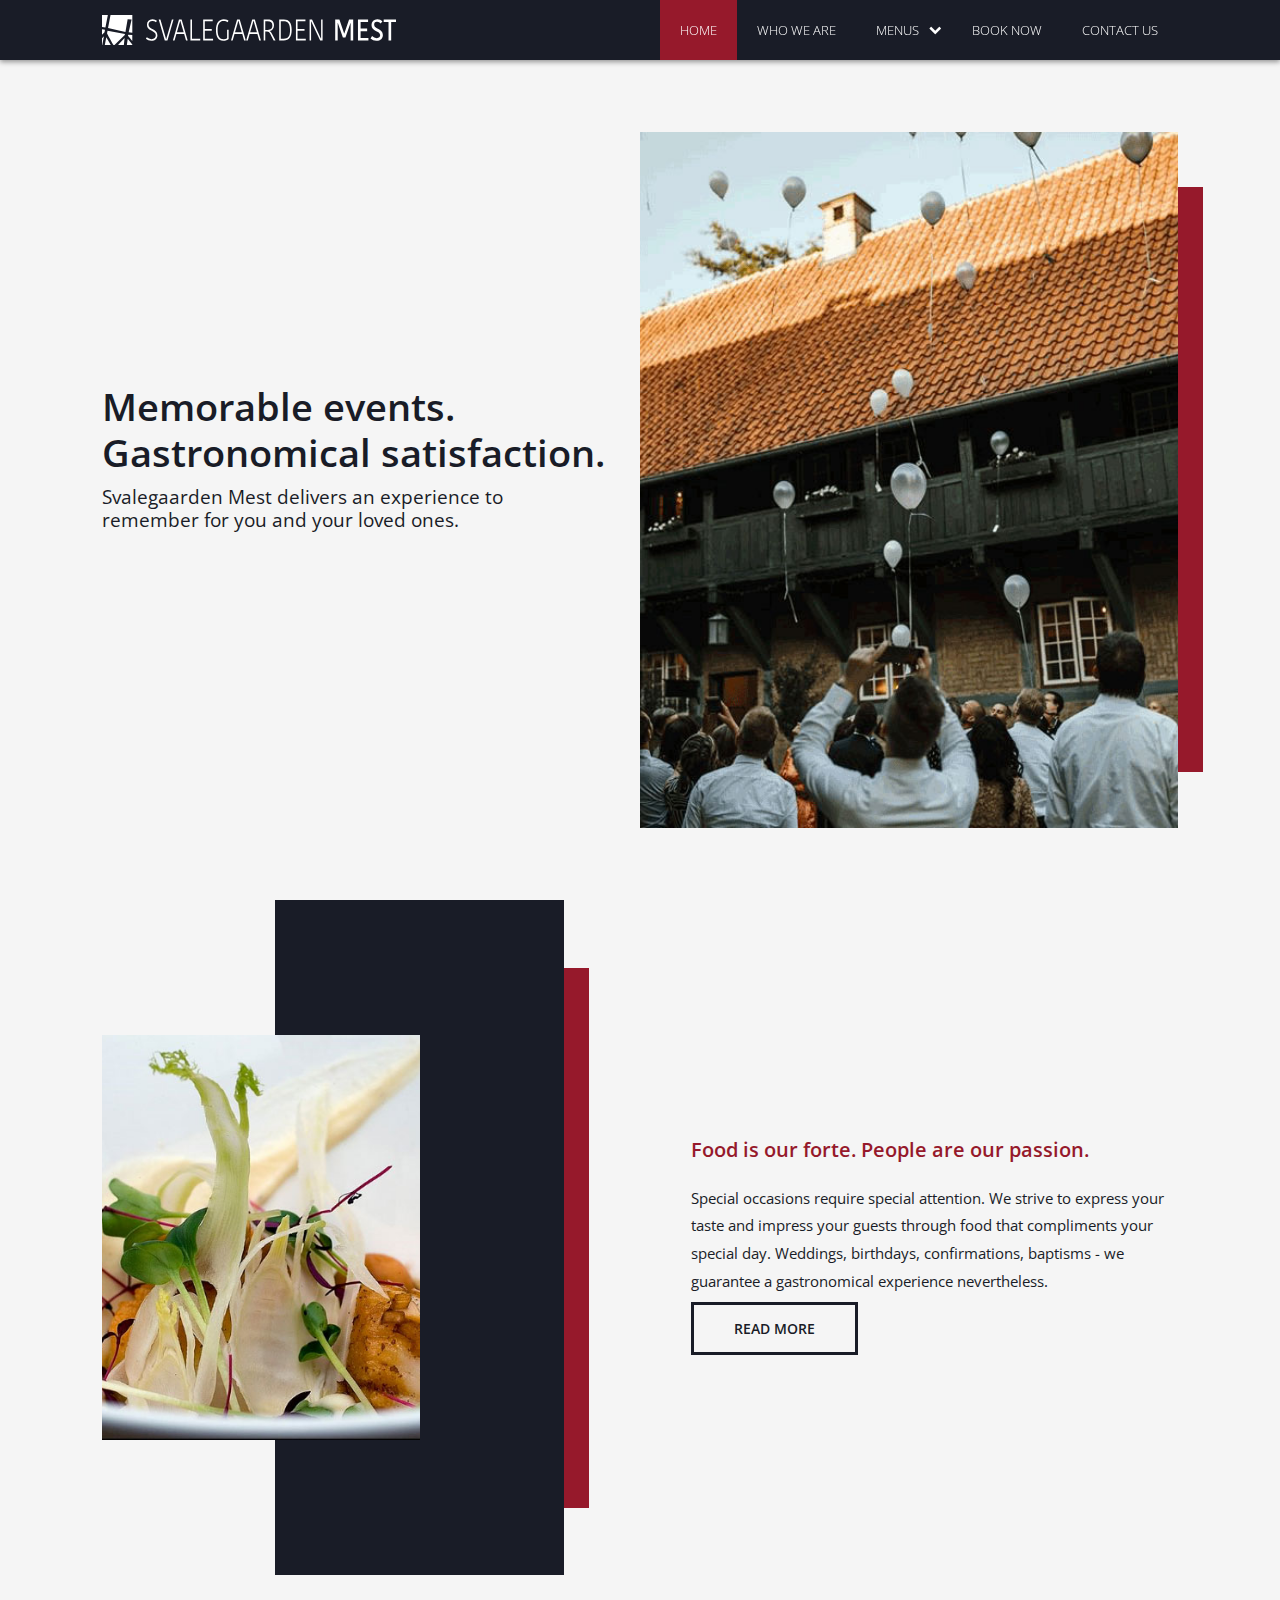
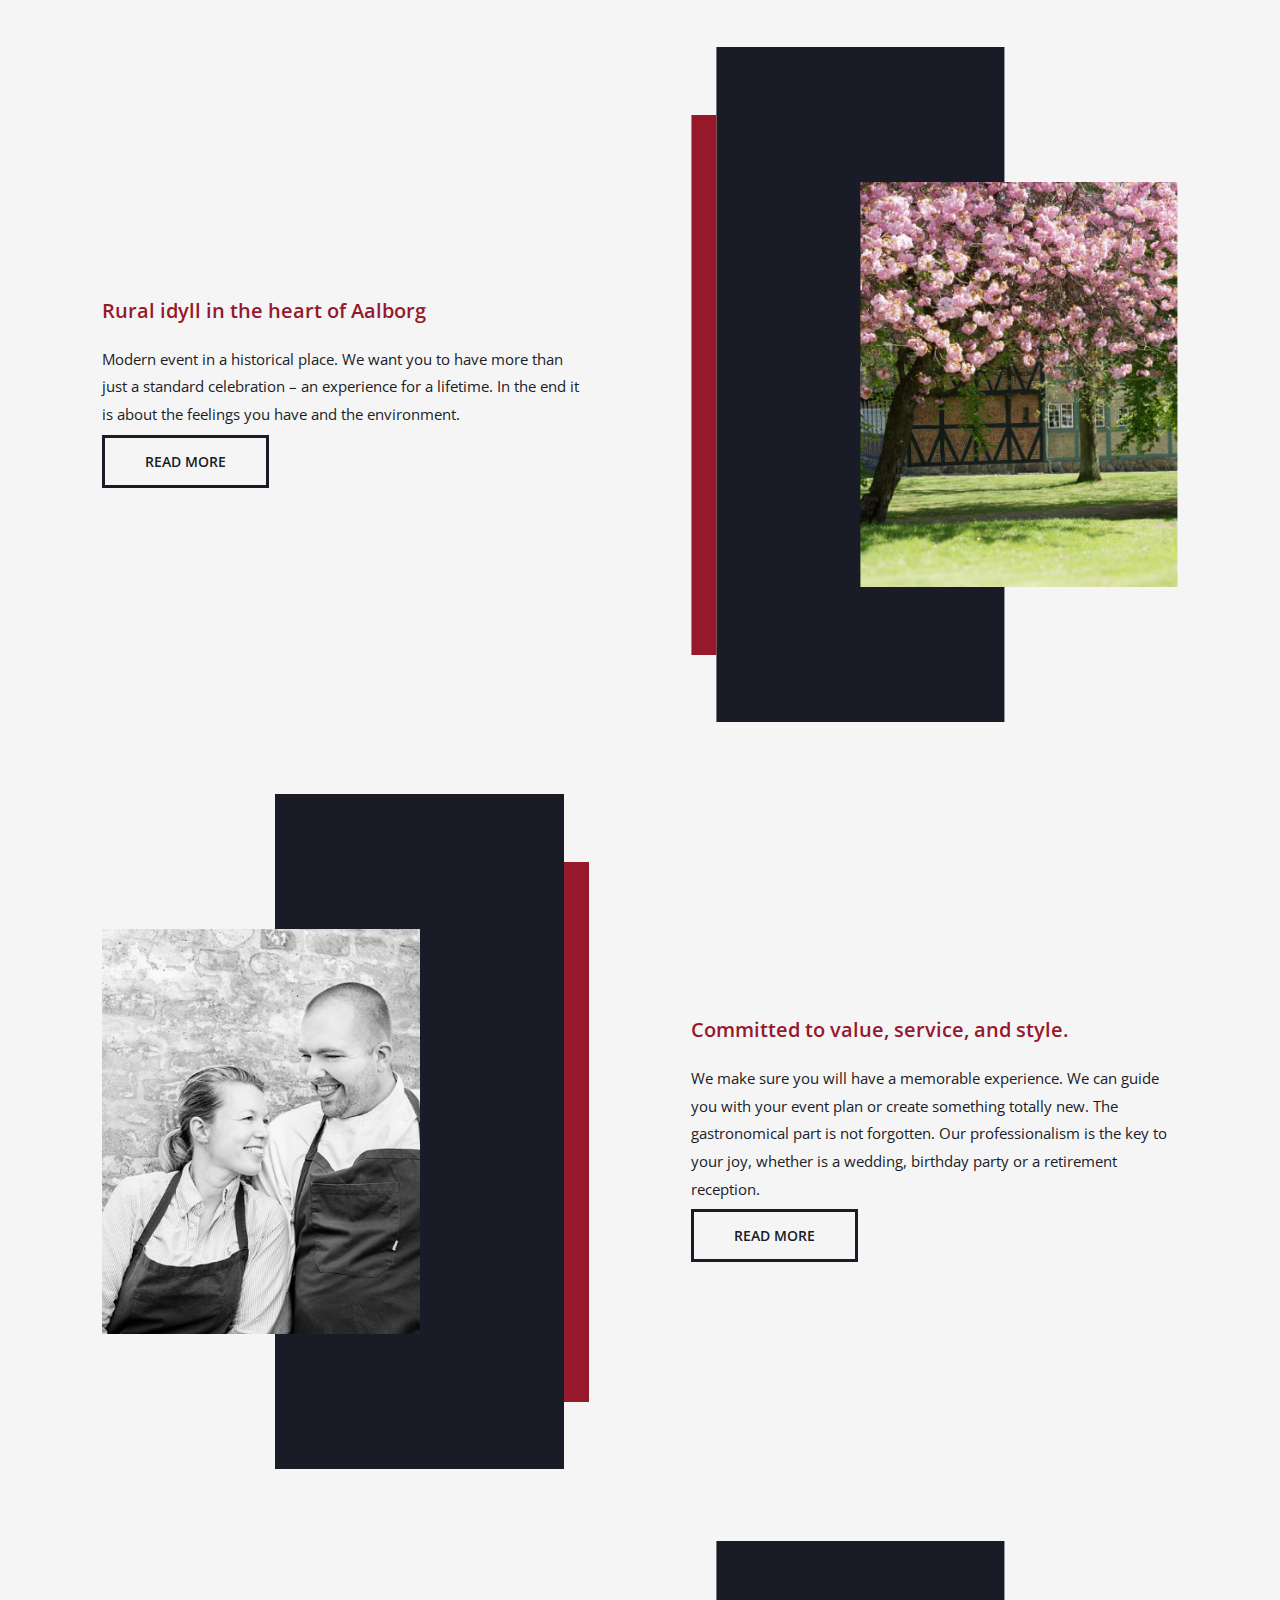
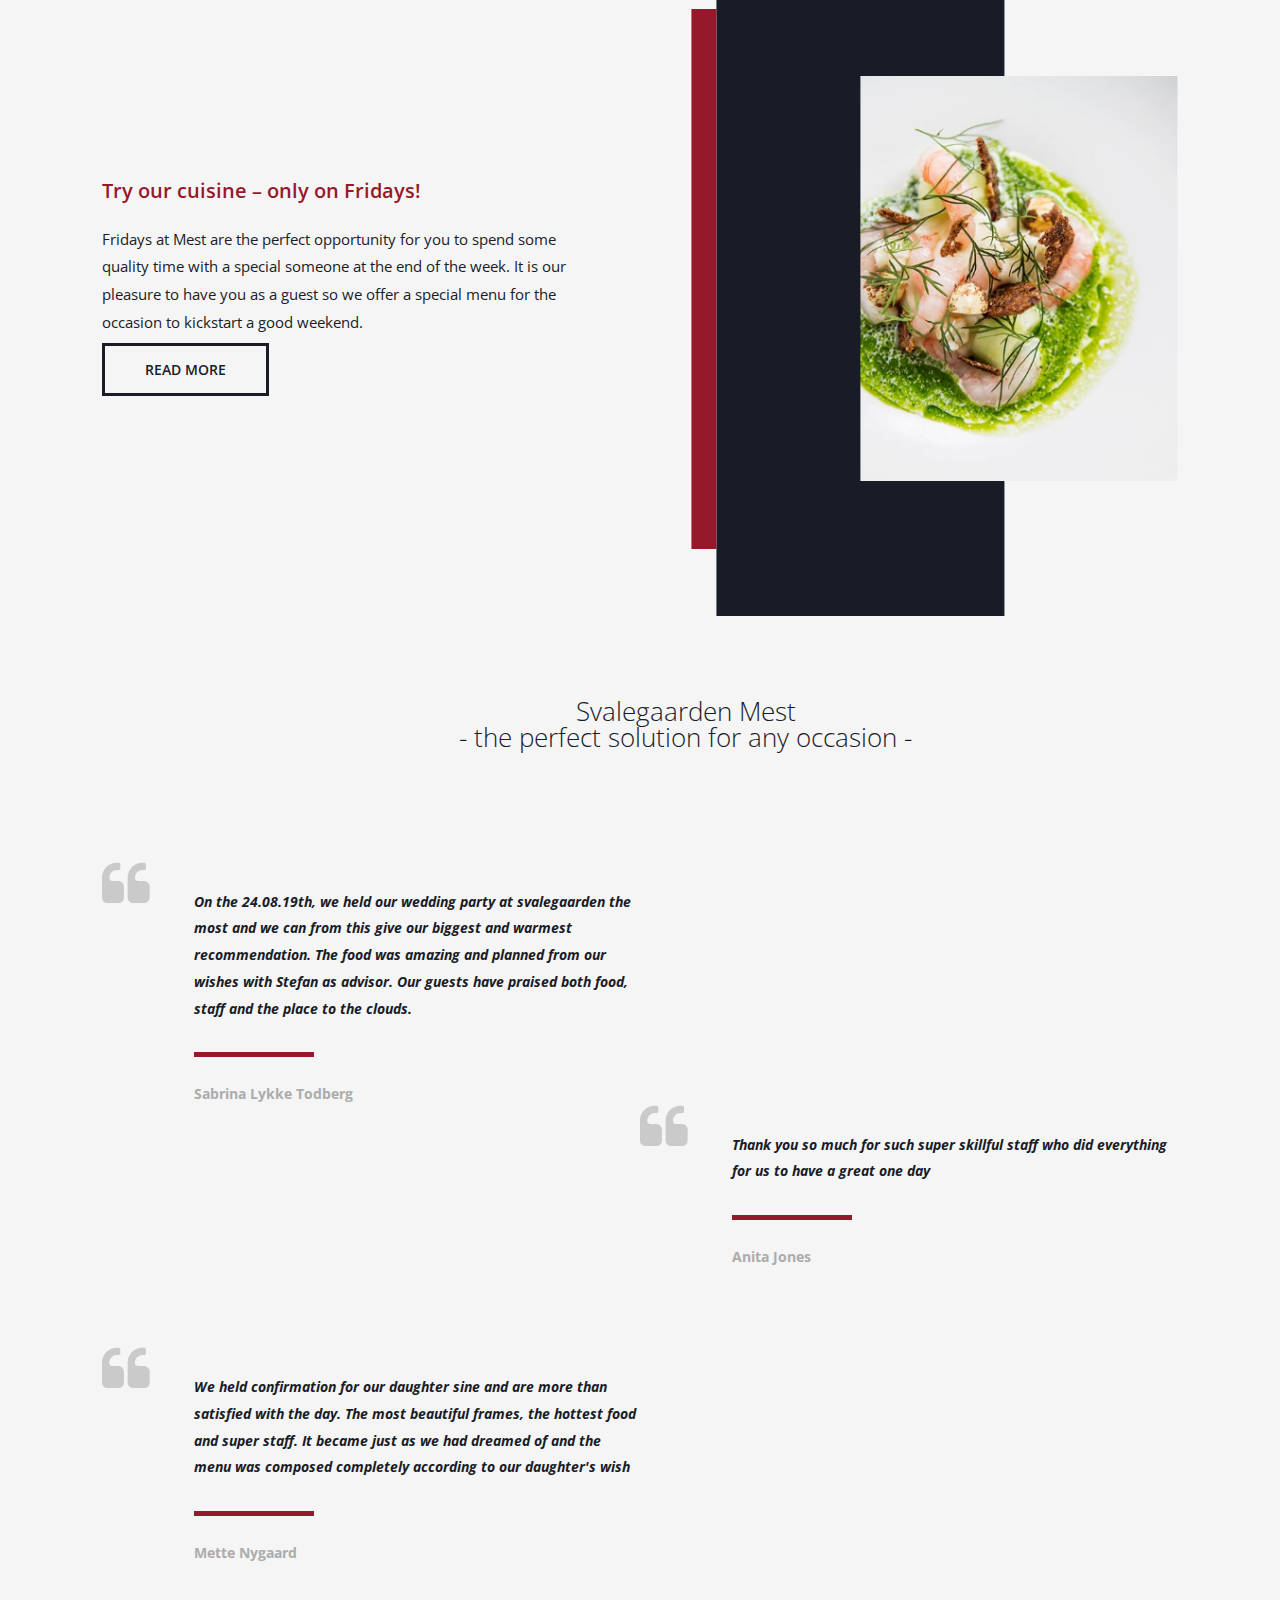
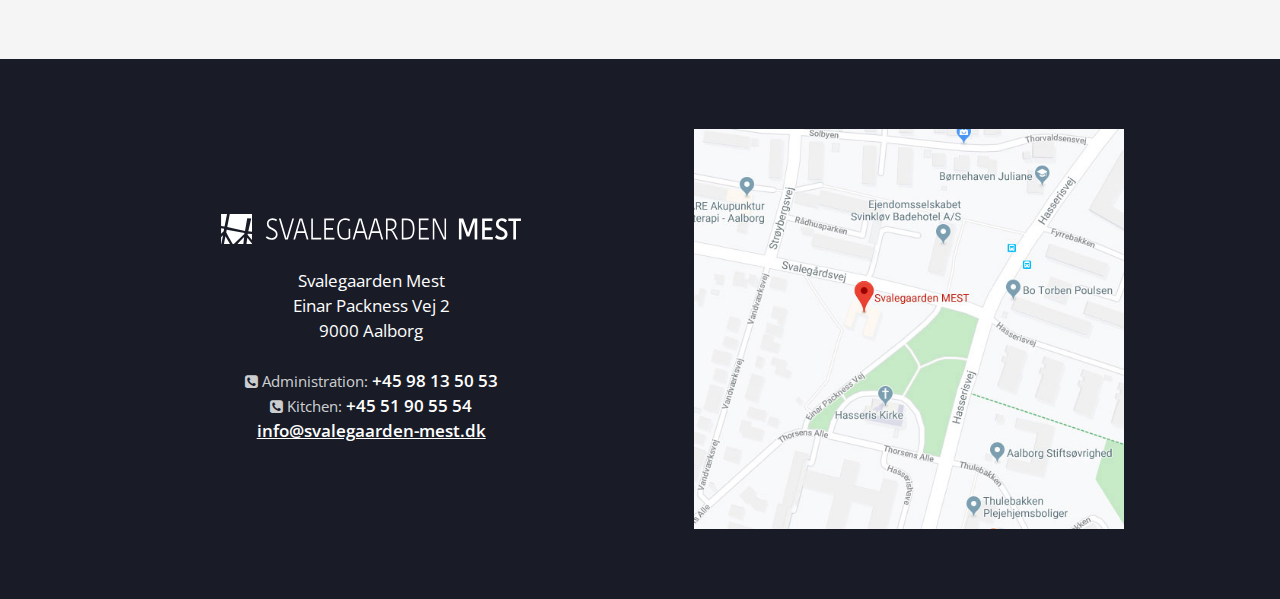
<file: index.html>
<!DOCTYPE html>
<html lang="en" dir="ltr">

<head>
    <meta charset="UTF-8">
    <meta name="viewport" content="width=device-width, initial-scale = 1.0, maximum-scale = 1.0, user-scalable=no">
    <meta http-equiv="X-UA-Compatible" content="ie=edge">

    <!-- Google -->
    <meta name="title" content="Svalegaarden mest - Food is our forte. People are our passion.">
    <meta name="description"
        content="We guarantee a memorable experience accompanied by gastronomical satisfaction. We offer guidance with your event plan and are open to create something new or customize according to your needs">

    <!-- Facebook -->
    <meta property="og:title" content="Svalegaarden mest - Food is our forte. People are our passion.">
    <meta property="og:type" content="website">
    <meta property="og:image" content="assets/img/restaurant2.jpg">
    <meta property="og:url" content="http://des-iis.ucn.dk/mmdi0919/1081550/mmd1/index.html">
    <meta property="og:description"
        content="We guarantee a memorable experience accompanied by gastronomical satisfaction. We offer guidance with your event plan and are open to create something new or customize according to your needs">

    <!-- Twitter -->
    <meta property="twitter:title" content="Svalegaarden mest - Food is our forte. People are our passion.">
    <meta property="twitter:card" content="summary_large_image">
    <meta property="twitter:image" content="assets/img/restaurant2.jpg">
    <meta property="twitter:url" content="http://des-iis.ucn.dk/mmdi0919/1081550/mmd1/index.html">
    <meta property="twitter:description"
        content="We guarantee a memorable experience accompanied by gastronomical satisfaction. We offer guidance with your event plan and are open to create something new or customize according to your needs">

    <!-- Keywords -->
    <meta name="keywords"
        content="Food,Event,Birthday,Wedding,Baptism,Confirmation,Planning,Quality,Standard,Seasonal,Menu,Course,Meal,Appetizer,Welcoming,Drink,Dessert">

    <link rel="stylesheet" type="text/css" href="assets/css/reset.css">
    <!-- Source: https://gist.github.com/DavidWells/18e73022e723037a50d6 -->
    <link rel="stylesheet" type="text/css" href="assets/css/style.css">
    <!-- FontAwesome CDN by FontAwesome from https://fontawesome.com/v4.7.0/ -->
    <link rel="stylesheet" type="text/css"
        href="https://stackpath.bootstrapcdn.com/font-awesome/4.7.0/css/font-awesome.min.css">
    <link rel="shortcut icon" href="assets/img/favicon.png" type="image/x-icon">
    <link rel="icon" href="assets/img/favicon.png" type="image/x-icon">
    <link rel="canonical" href="http://des-iis.ucn.dk/mmdi0919/1081550/mmd1/index.html">
    <title>Home | SVALEGAARDEN MEST</title>
</head>

<body>
    <!-- Navigation -->
    <header>
        <nav>
            <a href="index.html" class="logo-desktop">
                <img src="assets/img/logo.svg" id="logo-desktop" alt="Logo">
            </a>
            <a href="index.html" class="logo-mobile">
                <img src="assets/img/logo2.svg" id="logo-mobile" alt="Logo">
            </a>
            <ul class="nav-list">
                <li><a href="index.html" class="active">home</a></li>
                <li><a href="whoweare.html">who we are</a></li>
                <li><a href="#">menus<i class="fa fa-chevron-down" aria-hidden="true"></i></a>
                    <ul>
                        <li><a href="seasonal.html">seasonal</a></li>
                        <li><a href="event.html">events</a></li>
                        <li><a href="standard.html">standard</a></li>
                        <li><a href="fridays.html">fridays only</a></li>
                    </ul>
                </li>
                <li><a href="booknow.html">book now</a></li>
                <li><a href="contact.html">contact us</a></li>
            </ul>

            <!-- Mobile Nav -->
            <i class="fa fa-bars" aria-hidden="true" id="hamburger"></i>
            <i class="fa fa-times hidden" aria-hidden="true" id="cross"></i>
            <ul class="mobile-nav-list hidden" id="mobile-menu">
                <li><a href="index.html" class="active">home</a></li>
                <li><a href="whoweare.html">who we are</a></li>
                <li id="mobile-nav-menus"><a href="#">menus<i class="fa fa-chevron-down" aria-hidden="true"></i></a>
                    <ul id="mobile-nav-menus-ul" class="hidden">
                        <li><a href="seasonal.html">seasonal</a></li>
                        <li><a href="event.html">events</a></li>
                        <li><a href="standard.html">standard</a></li>
                        <li><a href="fridays.html">fridays only</a></li>
                    </ul>
                </li>
                <li><a href="booknow.html">book now</a></li>
                <li><a href="contact.html">contact us</a></li>
            </ul>
        </nav>
    </header>

    <!-- Showcase -->
    <section class="header">
        <div class="banner"></div>
        <h1>
            Memorable events. <br> Gastronomical satisfaction.
        </h1>
        <p>Svalegaarden Mest delivers an experience to
            <br>remember for you and your loved ones.
        </p>
    </section>
    
<main>
    <!-- Food -->
    <section class="section-grid">
        <div class="section-image">
            <div class="food-image-box image-box"></div>
            <div class="blue-box"></div>
            <div class="red-line"></div>
        </div>
        <div class="section-text">
            <h2>
                Food is our forte. People are our passion.
            </h2>
            <p>
                Special occasions require special attention. We strive to express your taste and impress your guests
                through food that compliments your special day. Weddings, birthdays, confirmations, baptisms - we
                guarantee a gastronomical experience nevertheless.
            </p>
            <a href="standard.html" class="button">read more</a>
        </div>
    </section>

    <!-- place -->
    <section class="section-grid-opposite">
        <div class="section-image-opposite">
            <div class="place-image-box image-box"></div>
            <div class="blue-box"></div>
            <div class="red-line"></div>
        </div>
        <div class="section-text">
            <h2>
                Rural idyll in the heart of Aalborg
            </h2>
            <p>
                Modern event in a historical place. We want you to have more than just a standard celebration – an
                experience for a lifetime. In the end it is about the feelings you have and the environment.
            </p>
            <a href="whoweare.html" class="button">read more</a>
        </div>
    </section>

    <!-- Staff -->
    <section class="section-grid">
        <div class="section-image">
            <div class="staff-image-box image-box"></div>
            <div class="blue-box"></div>
            <div class="red-line"></div>
        </div>
        <div class="section-text">
            <h2>
                Committed to value, service, and style.
            </h2>
            <p>
                We make sure you will have a memorable experience. We can guide you with your event plan or create
                something totally new. The gastronomical part is not forgotten. Our professionalism is the key to your
                joy, whether is a wedding, birthday party or a retirement reception.
            </p>
            <a href="whoweare.html" class="button">read more</a>
        </div>
    </section>

    <!-- Showcase -->
    <section class="section-grid-opposite">
        <div class="section-image-opposite">
            <div class="restaurant-image-box image-box"></div>
            <div class="blue-box"></div>
            <div class="red-line"></div>
        </div>
        <div class="section-text">
            <h2>
                Try our cuisine
                – only on Fridays!
            </h2>
            <p>
                Fridays at Mest are the perfect opportunity for you to spend some quality time with a special someone at
                the end of the week. It is our pleasure to have you as a guest so we offer a special menu for the
                occasion to kickstart a good weekend.
            </p>
            <a href="fridays.html" class="button">read more</a>
        </div>
    </section>
</main>

    <!-- Testimonials -->
    <section class="testimonial-grid">
        <h2><i>Svalegaarden Mest
                <br>- the perfect solution for any occasion -
            </i></h2>
        <i class="fa fa-quote-left" aria-hidden="true" id="quote1"></i>
        <div class="testimonial-box testimonial1">
            <p>
                On the 24.08.19th, we held our wedding party at svalegaarden the most and we can from this give our
                biggest and warmest
                recommendation. The food was amazing and planned from our
                wishes with Stefan as advisor. Our guests have praised both food, staff and the place to the clouds.
            </p>
            <div class="border"></div>
            <h4>
                Sabrina Lykke Todberg
            </h4>
        </div>
        <i class="fa fa-quote-left" aria-hidden="true" id="quote2"></i>
        <div class="testimonial-box testimonial2">
            <p>
                Thank you so much for such super skillful staff who did everything for us to have a great one day
            </p>
            <div class="border"></div>
            <h4>
                Anita Jones
            </h4>
        </div>
        <i class="fa fa-quote-left" aria-hidden="true" id="quote3"></i>
        <div class="testimonial-box testimonial3">
            <p>
                We held confirmation for our daughter sine and are more than
                satisfied with the day. The most beautiful frames, the hottest food and super staff. It became just as
                we had dreamed of and the menu was composed completely according to our daughter's wish
            </p>
            <div class="border"></div>
            <h4>
                Mette Nygaard
            </h4>
        </div>
    </section>

    <!-- Footer -->
    <footer>
        <div class="information">
            <a href="#"><img src="assets/img/logo.svg" id="footer-logo" alt="Footer Logo" class="footer-logo"></a>
            <div class="footer-address">
                <p>Svalegaarden Mest
                    <br>Einar Packness Vej 2
                    <br>9000 Aalborg
                </p>
            </div>
            <div class="footer-contact">
                <p><i class="fa fa-phone-square" aria-hidden="true"></i> Administration: <span>+45 98 13 50 53</span>
                    <br><i class="fa fa-phone-square" aria-hidden="true"></i> Kitchen: <span>+45 51 90 55 54</span>
                    <br><a href="mailto:info@svalegaarden-mest.dk" target="_blank"
                        rel="external nofollow"><span><u>info@svalegaarden-mest.dk</u></span></a></p>
            </div>
        </div>
        <div class="map">
            <a href="https://goo.gl/maps/yhQMyJ1Y5VYrqiHL6" target="_blank"><img src="assets/img/map.jpg" id="map" alt="Map"></a>
        </div>
    </footer>

    <script src="assets/js/mobile-menu.js"></script>
</body>

</html>
</file>
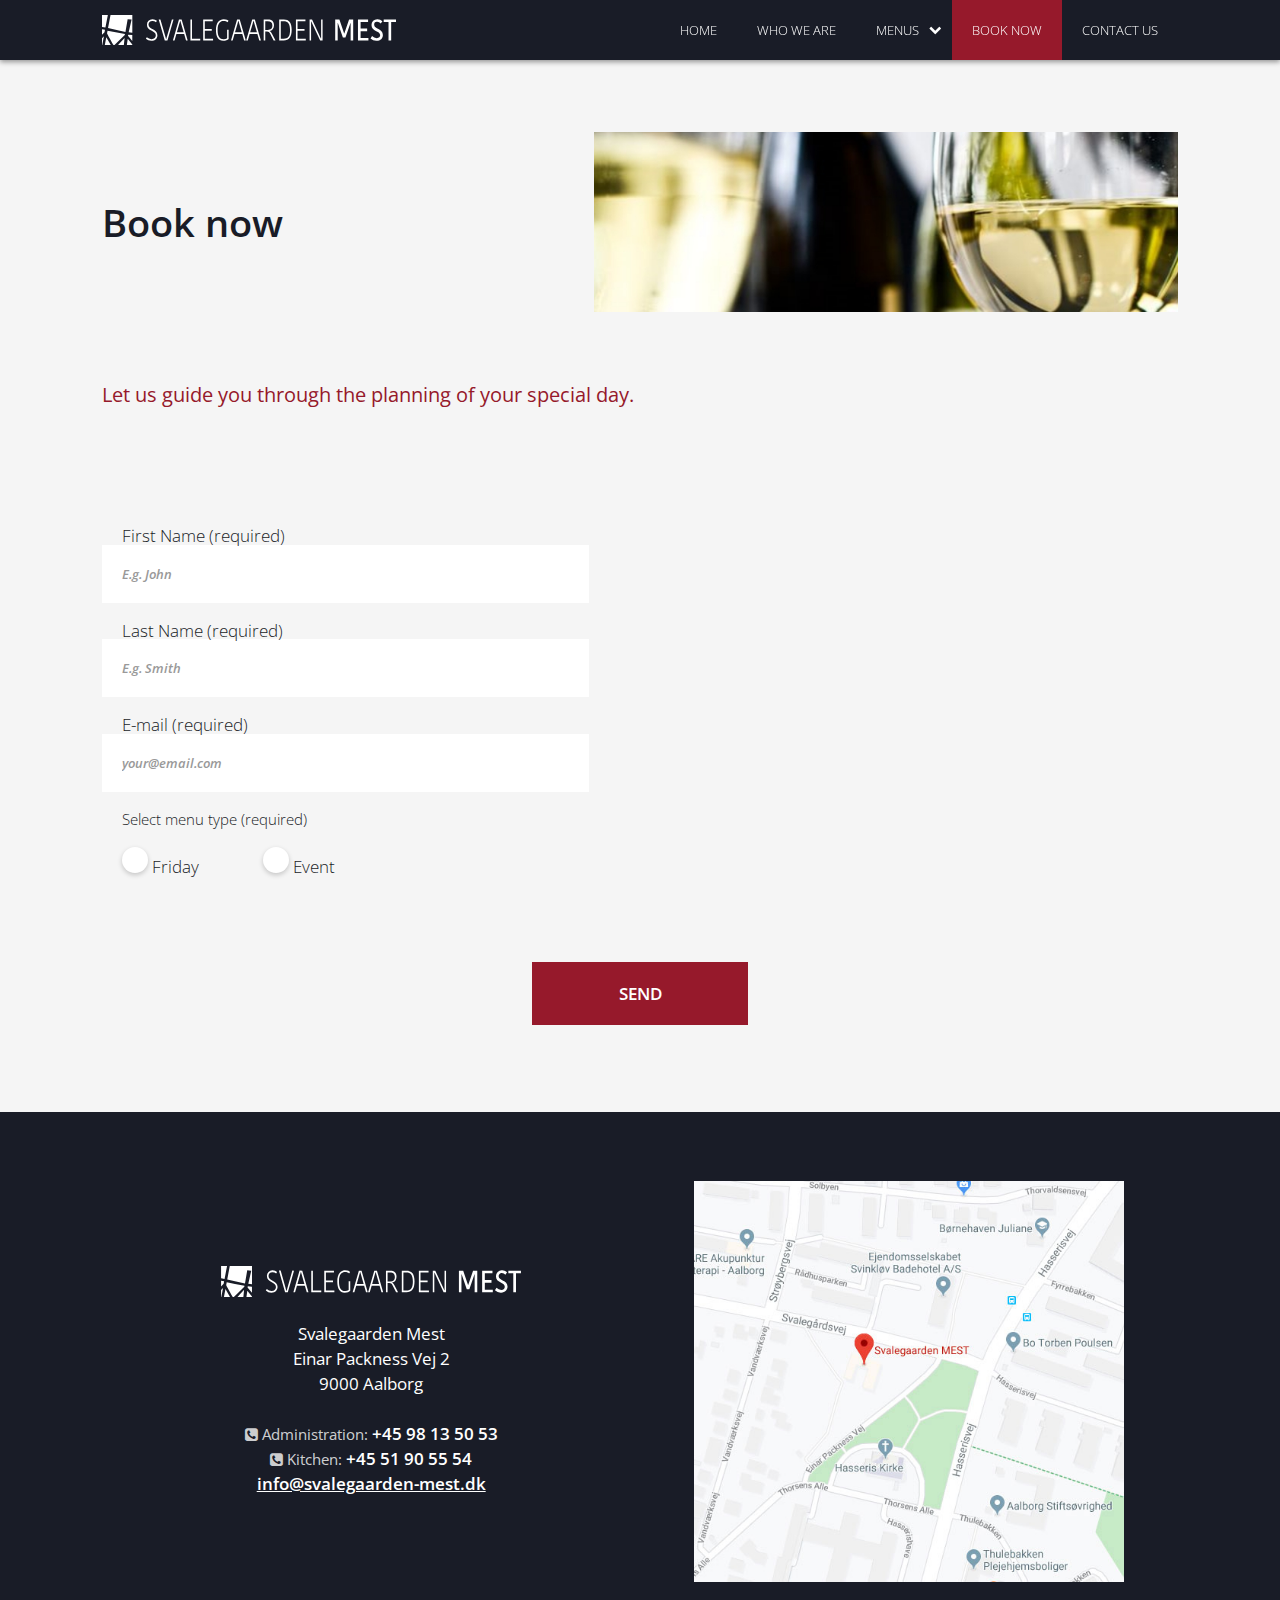
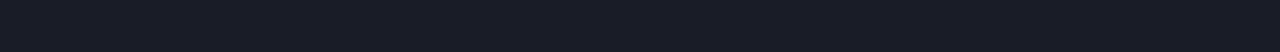
<file: booknow.html>
<!DOCTYPE html>
<html lang="en" dir="ltr">

<head>
    <meta charset="UTF-8">
    <meta name="viewport" content="width=device-width, initial-scale = 1.0, maximum-scale = 1.0, user-scalable=no">
    <meta http-equiv="X-UA-Compatible" content="ie=edge">

    <!-- Google -->
    <meta name="title" content="Svalegaarden mest - Food is our forte. People are our passion.">
    <meta name="description"
        content="We guarantee a memorable experience accompanied by gastronomical satisfaction. We offer guidance with your event plan and are open to create something new or customize according to your needs">

    <!-- Facebook -->
    <meta property="og:title" content="Svalegaarden mest - Food is our forte. People are our passion.">
    <meta property="og:type" content="website">
    <meta property="og:image" content="assets/img/restaurant2.jpg">
    <meta property="og:url" content="http://des-iis.ucn.dk/mmdi0919/1081550/mmd1/index.html">
    <meta property="og:description"
        content="We guarantee a memorable experience accompanied by gastronomical satisfaction. We offer guidance with your event plan and are open to create something new or customize according to your needs">

    <!-- Twitter -->
    <meta property="twitter:title" content="Svalegaarden mest - Food is our forte. People are our passion.">
    <meta property="twitter:card" content="summary_large_image">
    <meta property="twitter:image" content="assets/img/restaurant2.jpg">
    <meta property="twitter:url" content="http://des-iis.ucn.dk/mmdi0919/1081550/mmd1/index.html">
    <meta property="twitter:description"
        content="We guarantee a memorable experience accompanied by gastronomical satisfaction. We offer guidance with your event plan and are open to create something new or customize according to your needs">

    <!-- Keywords -->
    <meta name="keywords"
        content="Food,Event,Birthday,Wedding,Baptism,Confirmation,Planning,Quality,Standard,Seasonal,Menu,Course,Meal,Appetizer,Welcoming,Drink,Dessert">

    <link rel="stylesheet" type="text/css" href="assets/css/reset.css">
    <!-- Source: https://gist.github.com/DavidWells/18e73022e723037a50d6 -->
    <link rel="stylesheet" type="text/css" href="assets/css/style.css">
    <!-- FontAwesome CDN by FontAwesome from https://fontawesome.com/v4.7.0/ -->
    <link rel="stylesheet" type="text/css"
        href="https://stackpath.bootstrapcdn.com/font-awesome/4.7.0/css/font-awesome.min.css">
    <link rel="shortcut icon" href="assets/img/favicon.png" type="image/x-icon">
    <link rel="icon" href="assets/img/favicon.png" type="image/x-icon">
    <link rel="canonical" href="http://des-iis.ucn.dk/mmdi0919/1081550/mmd1/booknow.html">
    <title>Menu - Book now | SVALEGAARDEN MEST</title>
</head>

<body>

    <!-- Navigation -->
    <header>
        <nav>
            <a href="index.html" class="logo-desktop">
                <img src="assets/img/logo.svg" id="logo-desktop" alt="Logo">
            </a>
            <a href="index.html" class="logo-mobile">
                <img src="assets/img/logo2.svg" id="logo-mobile" alt="Logo">
            </a>
            <ul class="nav-list">
                <li><a href="index.html">home</a></li>
                <li><a href="whoweare.html">who we are</a></li>
                <li><a href="#">menus<i class="fa fa-chevron-down" aria-hidden="true"></i></a>
                    <ul>
                        <li><a href="seasonal.html">seasonal</a></li>
                        <li><a href="event.html">events</a></li>
                        <li><a href="standard.html">standard</a></li>
                        <li><a href="fridays.html">fridays only</a></li>
                    </ul>
                </li>
                <li><a href="booknow.html" class="active">book now</a></li>
                <li><a href="contact.html">contact us</a></li>
            </ul>

            <!-- Mobile Nav -->
            <i class="fa fa-bars" aria-hidden="true" id="hamburger"></i>
            <i class="fa fa-times hidden" aria-hidden="true" id="cross"></i>
            <ul class="mobile-nav-list hidden" id="mobile-menu">
                <li><a href="index.html">home</a></li>
                <li><a href="whoweare.html">who we are</a></li>
                <li id="mobile-nav-menus"><a href="#">menus<i class="fa fa-chevron-down" aria-hidden="true"></i></a>
                    <ul id="mobile-nav-menus-ul" class="hidden">
                        <li><a href="seasonal.html">seasonal</a></li>
                        <li><a href="event.html">events</a></li>
                        <li><a href="standard.html">standard</a></li>
                        <li><a href="fridays.html">fridays only</a></li>
                    </ul>
                </li>
                <li><a href="booknow.html" class="active">book now</a></li>
                <li><a href="contact.html">contact us</a></li>
            </ul>
        </nav>
    </header>

    <section class="menu-grid booknow-banner-mobile">
        <h1>
            Book now
        </h1>
        <div class="menu-banner booknow-banner"></div>
    </section>

    <!-- Form -->
    <section id="contact">
        <form action="#" class="contact-grid" id="bookingForm">
            <h2>Let us guide you through the planning of your special day.</h2>
            <div class="form-left">
                <label for="firstName">First Name (required)</label>
                <input type="text" placeholder="E.g. John" name="firstname" id="firstName">
                <p class="error fade-out">Insert a valid name.</p>

                <label for="lastName">Last Name (required)</label>
                <input type="text" placeholder="E.g. Smith" name="lastname" id="lastName">
                <p class="error fade-out">Insert a valid name.</p>

                <label for="email">E-mail (required)</label>
                <input type="email" placeholder="your@email.com" name="email" id="email">
                <p class="error fade-out">Insert a valid e-mail.</p>

                <p class="radio-header">Select menu type (required)</p>
                <div class="radio-wrap">
                    <label for="radioFriday"><input type="radio" name="radio-type" id="radioFriday"
                            value="radio-friday"><span></span> Friday</label>
                </div>

                <div class="radio-wrap">
                    <label for="radioEvent">
                        <input type="radio" name="radio-type" id="radioEvent" value="radio-event">
                        <span></span>Event
                    </label>
                </div>
                <p class="error fade-out radio-error">Choose an event type.</p>
            </div>

            <div class="form-right fade-out" id="bookingFormEvent">
                <label for="eventType">Event type (required)</label>
                <input type="text" placeholder="E.g. 'Wedding'" name="event-type" id="eventType">
                <p class="error fade-out">This field must be completed.</p>

                <label for="eventDate">Event date (required)</label>
                <input type="date" name="event-date" id="eventDate" min="2020-01-17" max="2025-01-01" class="empty">
                <p class="error fade-out">This field must be completed.</p>

                <label for="eventNumber">Number of people (required)</label>
                <input type="number" placeholder="e.g. 20" min="20" name="number" id="eventNumber">
                <p class="error fade-out">This field must be completed.</p>
            </div>

            <div class="form-right fade-out" id="bookingFormFriday">
                <label for="fridayDate">Date (required)</label>
                <input type="date" min="2020-01-17" max="2024-12-31" name="event-type" id="fridayDate">
                <p class="error fade-out">Select a date.</p>

                <label for="fridayTime">Time</label>
                <select name="friday-time" id="fridayTime">
                    <option value="17.00">17.00</option>
                    <!-- <option value="17.15">17.15</option> -->
                    <option value="17.30">17.30</option>
                    <!-- <option value="17.45">17.45</option> -->
                    <option value="18.00">18.00</option>
                    <!-- <option value="18.15">18.15</option> -->
                    <option value="18.30">18.30</option>
                    <!-- <option value="18.45">18.45</option> -->
                    <option value="19.00">19.00</option>
                    <!-- <option value="19.15">19.15</option> -->
                    <option value="19.30">19.30</option>
                    <!-- <option value="19.45">19.45</option> -->
                    <option value="20.00">20.00</option>
                    <!-- <option value="20.15">20.15</option> -->
                    <option value="20.30">20.30</option>
                    <!-- <option value="20.45">20.45</option> -->
                    <option value="21.00">21.00</option>
                </select>
                <p class="error fade-out">Choose a time.</p>


                <label for="fridayNumber">Number of people (required)</label>
                <input type="number" placeholder="e.g. 20" min="1" max="20" name="number" id="fridayNumber">
                <p class="error fade-out">This field must be completed.</p>
            </div>

            <input type="submit" class="form-submit" value="send">
            <p class="pop-up success-pop-up hidden">Your message has been sent! <br> We will contact you back to set the rest of the details.</p>
            <p class="pop-up error-pop-up hidden">Booking not sent! <br> Please check the form.</p>
        </form>
    </section>

    <!-- Footer -->
    <footer>
        <div class="information">
            <a href="#"><img src="assets/img/logo.svg" id="footer-logo" alt="Footer Logo" class="footer-logo"></a>
            <div class="footer-address">
                <p>Svalegaarden Mest
                    <br>Einar Packness Vej 2
                    <br>9000 Aalborg
                </p>
            </div>
            <div class="footer-contact">
                <p><i class="fa fa-phone-square" aria-hidden="true"></i> Administration: <span>+45 98 13 50 53</span>
                    <br><i class="fa fa-phone-square" aria-hidden="true"></i> Kitchen: <span>+45 51 90 55 54</span>
                    <br><a href="mailto:info@svalegaarden-mest.dk" target="_blank"
                        rel="external nofollow"><span><u>info@svalegaarden-mest.dk</u></span></a></p>
            </div>
        </div>
        <div class="map">
            <a href="https://goo.gl/maps/yhQMyJ1Y5VYrqiHL6" target="_blank"><img src="assets/img/map.jpg" id="map" alt="Map"></a>
        </div>
    </footer>

    <script src="assets/js/booking-forms.js"></script>
    <script src="assets/js/form-validation.js"></script>
    <script src="assets/js/mobile-menu.js"></script>
</body>

</html>
</file>
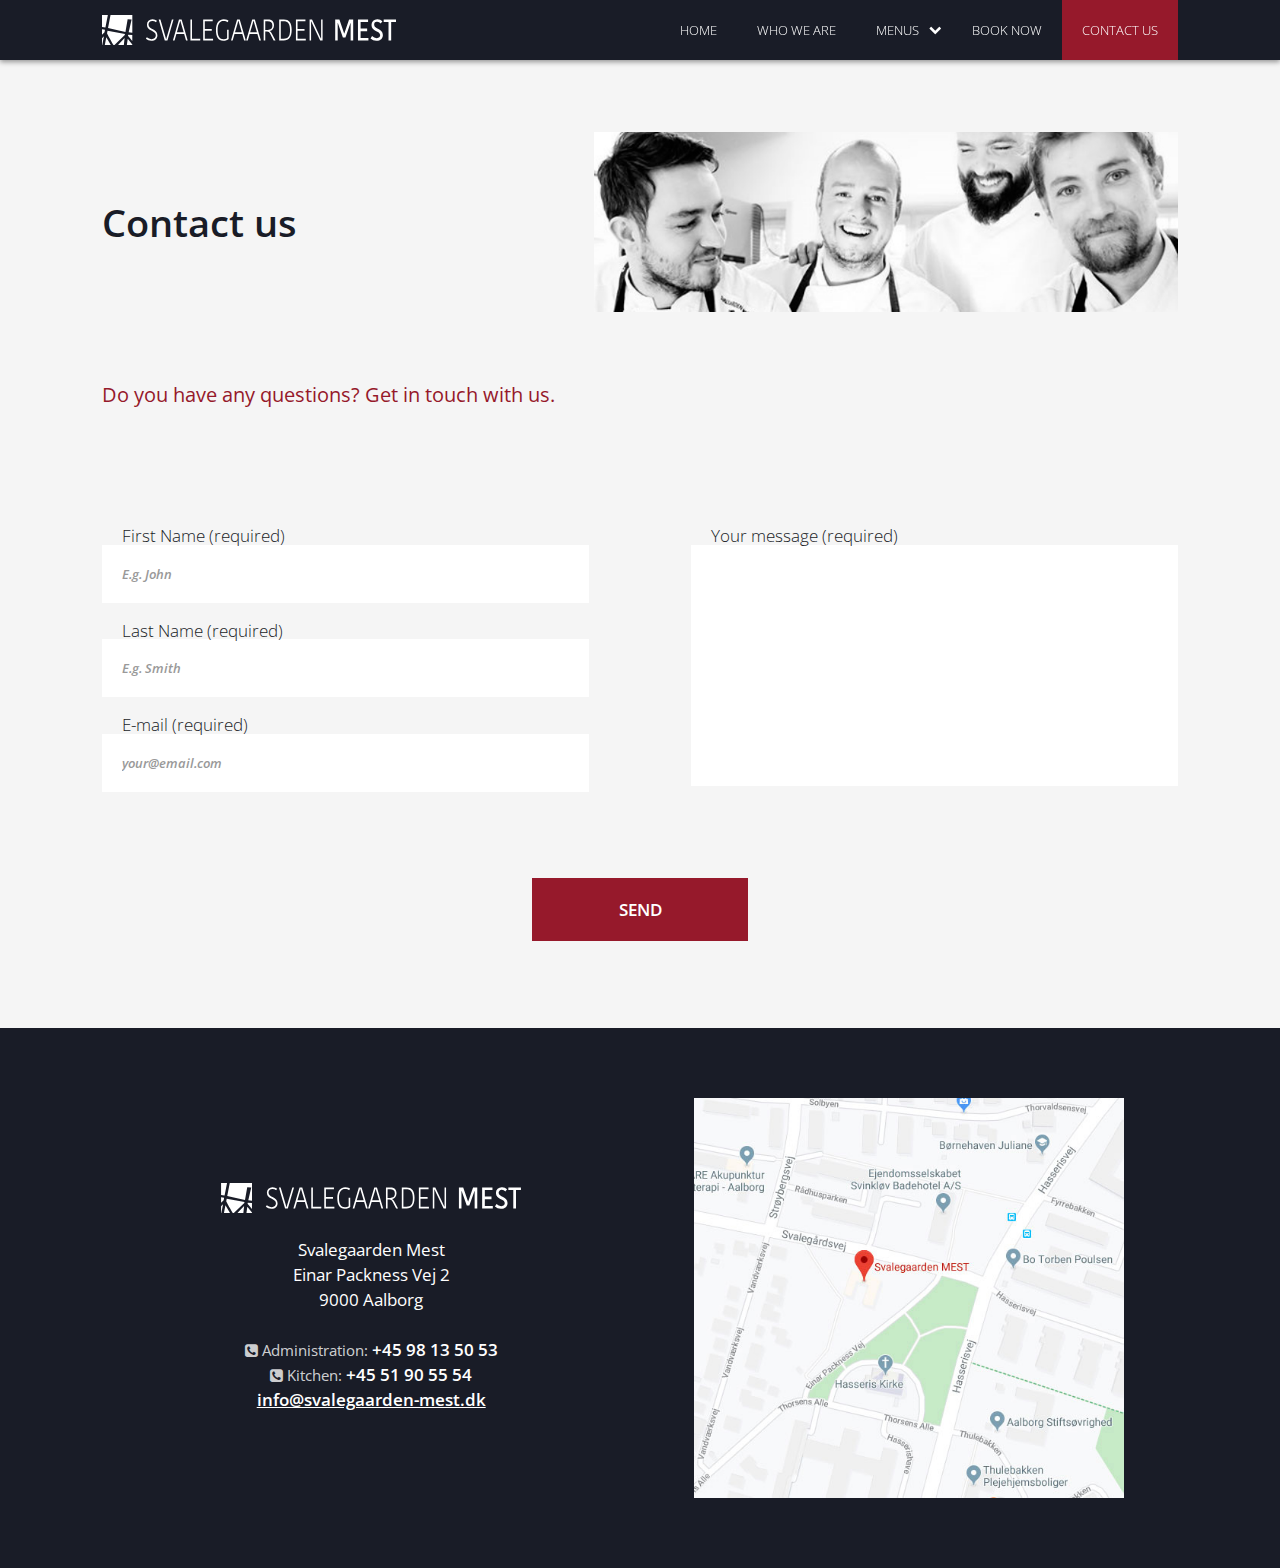
<file: contact.html>
<!DOCTYPE html>
<html lang="en" dir="ltr">

<head>
    <meta charset="UTF-8">
    <meta name="viewport" content="width=device-width, initial-scale=1.0, maximum-scale=1.0, user-scalable=no">
    <meta http-equiv="X-UA-Compatible" content="ie=edge">

    <!-- Google -->
    <meta name="title" content="Svalegaarden mest - Food is our forte. People are our passion.">
    <meta name="description"
        content="We guarantee a memorable experience accompanied by gastronomical satisfaction. We offer guidance with your event plan and are open to create something new or customize according to your needs">

    <!-- Facebook -->
    <meta property="og:title" content="Svalegaarden mest - Food is our forte. People are our passion.">
    <meta property="og:type" content="website">
    <meta property="og:image" content="assets/img/restaurant2.jpg">
    <meta property="og:url" content="http://des-iis.ucn.dk/mmdi0919/1081550/mmd1/index.html">
    <meta property="og:description"
        content="We guarantee a memorable experience accompanied by gastronomical satisfaction. We offer guidance with your event plan and are open to create something new or customize according to your needs">

    <!-- Twitter -->
    <meta property="twitter:title" content="Svalegaarden mest - Food is our forte. People are our passion.">
    <meta property="twitter:card" content="summary_large_image">
    <meta property="twitter:image" content="assets/img/restaurant2.jpg">
    <meta property="twitter:url" content="http://des-iis.ucn.dk/mmdi0919/1081550/mmd1/index.html">
    <meta property="twitter:description"
        content="We guarantee a memorable experience accompanied by gastronomical satisfaction. We offer guidance with your event plan and are open to create something new or customize according to your needs">

    <!-- Keywords -->
    <meta name="keywords"
        content="Food,Event,Birthday,Wedding,Baptism,Confirmation,Planning,Quality,Standard,Seasonal,Menu,Course,Meal,Appetizer,Welcoming,Drink,Dessert">

    <link rel="stylesheet" type="text/css" href="assets/css/reset.css">
    <!-- Source: https://gist.github.com/DavidWells/18e73022e723037a50d6 -->
    <link rel="stylesheet" type="text/css" href="assets/css/style.css">
    <!-- FontAwesome CDN by FontAwesome from https://fontawesome.com/v4.7.0/ -->
    <link rel="stylesheet" type="text/css"
        href="https://stackpath.bootstrapcdn.com/font-awesome/4.7.0/css/font-awesome.min.css">
    <link rel="shortcut icon" href="assets/img/favicon.png" type="image/x-icon">
    <link rel="icon" href="assets/img/favicon.png" type="image/x-icon">
    <link rel="canonical" href="http://des-iis.ucn.dk/mmdi0919/1081550/mmd1/contact.html">
    <title>Menu - Contact us | SVALEGAARDEN MEST</title>
</head>

<body>

    <!-- Navigation -->
    <header>
        <nav>
            <a href="index.html" class="logo-desktop">
                <img src="assets/img/logo.svg" id="logo-desktop" alt="Logo">
            </a>
            <a href="index.html" class="logo-mobile">
                <img src="assets/img/logo2.svg" id="logo-mobile" alt="Logo">
            </a>
            <ul class="nav-list">
                <li><a href="index.html">home</a></li>
                <li><a href="whoweare.html">who we are</a></li>
                <li><a href="#">menus<i class="fa fa-chevron-down" aria-hidden="true"></i></a>
                    <ul>
                        <li><a href="seasonal.html">seasonal</a></li>
                        <li><a href="event.html">events</a></li>
                        <li><a href="standard.html">standard</a></li>
                        <li><a href="fridays.html">fridays only</a></li>
                    </ul>
                </li>
                <li><a href="booknow.html">book now</a></li>
                <li><a href="contact.html" class="active">contact us</a></li>
            </ul>

            <!-- Mobile Nav -->
            <i class="fa fa-bars" aria-hidden="true" id="hamburger"></i>
            <i class="fa fa-times hidden" aria-hidden="true" id="cross"></i>
            <ul class="mobile-nav-list hidden" id="mobile-menu">
                <li><a href="index.html">home</a></li>
                <li><a href="whoweare.html">who we are</a></li>
                <li id="mobile-nav-menus"><a href="#">menus<i class="fa fa-chevron-down" aria-hidden="true"></i></a>
                    <ul id="mobile-nav-menus-ul" class="hidden">
                        <li><a href="seasonal.html">seasonal</a></li>
                        <li><a href="event.html">events</a></li>
                        <li><a href="standard.html">standard</a></li>
                        <li><a href="fridays.html">fridays only</a></li>
                    </ul>
                </li>
                <li><a href="booknow.html">book now</a></li>
                <li><a href="contact.html" class="active">contact us</a></li>
            </ul>
        </nav>
    </header>

    <section class="menu-grid contact-banner-mobile">
        <h1>
            Contact us
        </h1>
        <div class="menu-banner contact-banner"></div>
    </section>

    <!-- Form -->
    <section id="contact">
        <form action="#" class="contact-grid" id="contactForm">
            <h2>Do you have any questions? Get in touch with us.</h2>
            <div class="form-left">
                <label for="firstName">First Name (required)</label>
                <input type="text" placeholder="E.g. John" name="firstname" id="firstName" required>
                <p class="error fade-out">Insert a valid name.</p>

                <label for="lastName">Last Name (required)</label>
                <input type="text" placeholder="E.g. Smith" name="lastname" id="lastName" required>
                <p class="error fade-out">Insert a valid name.</p>

                <label for="email">E-mail (required)</label>
                <input type="email" placeholder="your@email.com" name="email" id="email" required>
                <p class="error fade-out">Insert a valid e-mail.</p>

            </div>

            <div class="form-right">
                <label for="message">Your message (required)</label>
                <textarea rows="4" cols="50" name="message" id="message" required></textarea>
                <p class="error fade-out">This field must be completed.</p>
            </div>

            <input type="submit" class="form-submit" value="send">
            <p class="pop-up success-pop-up hidden">Your message has been sent! <br> We will contact you back to set the rest of the details.</p>
            <p class="pop-up error-pop-up hidden">Your message has not been sent! <br> Please check the form.</p>
        </form>
    </section>

    <!-- Footer -->
    <footer>
        <div class="information">
            <a href="#"><img src="assets/img/logo.svg" id="footer-logo" alt="Footer Logo" class="footer-logo"></a>
            <div class="footer-address">
                <p>Svalegaarden Mest
                    <br>Einar Packness Vej 2
                    <br>9000 Aalborg
                </p>
            </div>
            <div class="footer-contact">
                <p><i class="fa fa-phone-square" aria-hidden="true"></i> Administration: <span>+45 98 13 50 53</span>
                    <br><i class="fa fa-phone-square" aria-hidden="true"></i> Kitchen: <span>+45 51 90 55 54</span>
                    <br><a href="mailto:info@svalegaarden-mest.dk" target="_blank"
                        rel="external nofollow"><span><u>info@svalegaarden-mest.dk</u></span></a></p>
            </div>
        </div>
        <div class="map">
            <a href="https://goo.gl/maps/yhQMyJ1Y5VYrqiHL6" target="_blank"><img src="assets/img/map.jpg" id="map" alt="Map"></a>
        </div>
    </footer>

    <script src="assets/js/mobile-menu.js"></script>
    <script src="assets/js/form-validation.js"></script>
</body>

</html>
</file>
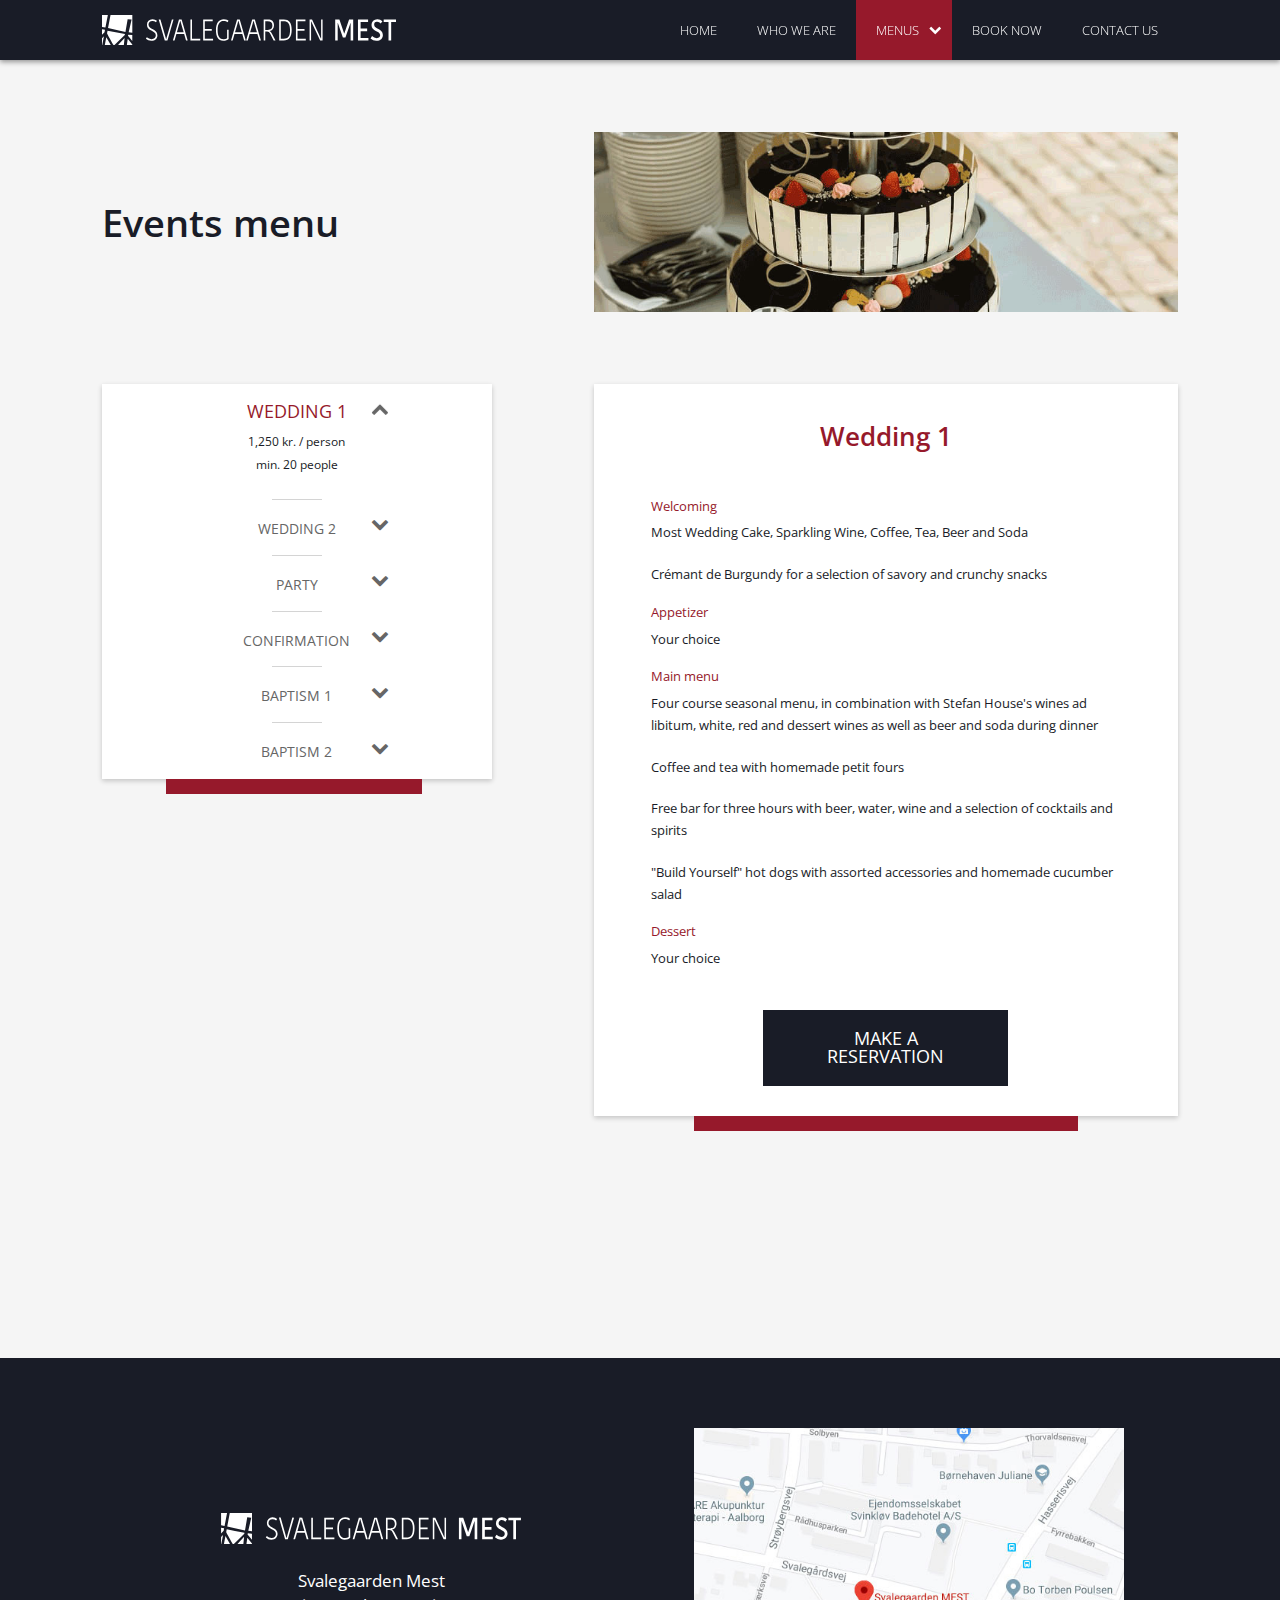
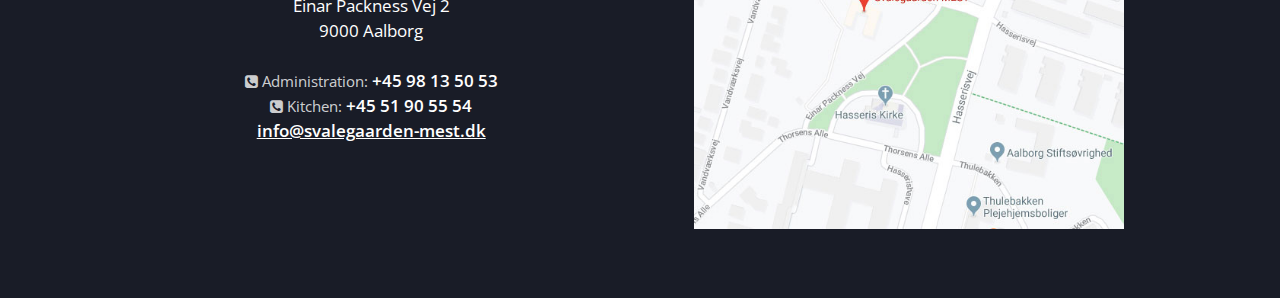
<file: event.html>
<!DOCTYPE html>
<html lang="en" dir="ltr">

<head>
    <meta charset="UTF-8">
    <meta name="viewport" content="width=device-width, initial-scale = 1.0, maximum-scale = 1.0, user-scalable=no">
    <meta http-equiv="X-UA-Compatible" content="ie=edge">

    <!-- Google -->
    <meta name="title" content="Svalegaarden mest - Food is our forte. People are our passion.">
    <meta name="description"
        content="We guarantee a memorable experience accompanied by gastronomical satisfaction. We offer guidance with your event plan and are open to create something new or customize according to your needs">

    <!-- Facebook -->
    <meta property="og:title" content="Svalegaarden mest - Food is our forte. People are our passion.">
    <meta property="og:type" content="website">
    <meta property="og:image" content="assets/img/restaurant2.jpg">
    <meta property="og:url" content="http://des-iis.ucn.dk/mmdi0919/1081550/mmd1/index.html">
    <meta property="og:description"
        content="We guarantee a memorable experience accompanied by gastronomical satisfaction. We offer guidance with your event plan and are open to create something new or customize according to your needs">

    <!-- Twitter -->
    <meta property="twitter:title" content="Svalegaarden mest - Food is our forte. People are our passion.">
    <meta property="twitter:card" content="summary_large_image">
    <meta property="twitter:image" content="assets/img/restaurant2.jpg">
    <meta property="twitter:url" content="http://des-iis.ucn.dk/mmdi0919/1081550/mmd1/index.html">
    <meta property="twitter:description"
        content="We guarantee a memorable experience accompanied by gastronomical satisfaction. We offer guidance with your event plan and are open to create something new or customize according to your needs">

    <!-- Keywords -->
    <meta name="keywords"
        content="Food,Event,Birthday,Wedding,Baptism,Confirmation,Planning,Quality,Standard,Seasonal,Menu,Course,Meal,Appetizer,Welcoming,Drink,Dessert">

    <link rel="stylesheet" type="text/css" href="assets/css/reset.css">
    <!-- Source: https://gist.github.com/DavidWells/18e73022e723037a50d6 -->
    <link rel="stylesheet" type="text/css" href="assets/css/style.css">
    <!-- FontAwesome CDN by FontAwesome from https://fontawesome.com/v4.7.0/ -->
    <link rel="stylesheet" type="text/css"
        href="https://stackpath.bootstrapcdn.com/font-awesome/4.7.0/css/font-awesome.min.css">
    <link rel="shortcut icon" href="assets/img/favicon.png" type="image/x-icon">
    <link rel="icon" href="assets/img/favicon.png" type="image/x-icon">
    <link rel="canonical" href="http://des-iis.ucn.dk/mmdi0919/1081550/mmd1/event.html">
    <title>Menu - Event | SVALEGAARDEN MEST</title>
</head>

<body>

    <!-- Navigation -->
    <header>
        <nav>
            <a href="index.html" class="logo-desktop">
                <img src="assets/img/logo.svg" id="logo-desktop" alt="Logo">
            </a>
            <a href="index.html" class="logo-mobile">
                <img src="assets/img/logo2.svg" id="logo-mobile" alt="Logo">
            </a>
            <ul class="nav-list">
                <li><a href="index.html">home</a></li>
                <li><a href="whoweare.html">who we are</a></li>
                <li><a href="#" class="active">menus<i class="fa fa-chevron-down" aria-hidden="true"></i></a>
                    <ul>
                        <li><a href="seasonal.html">seasonal</a></li>
                        <li><a href="event.html" class="active">events</a></li>
                        <li><a href="standard.html">standard</a></li>
                        <li><a href="fridays.html">fridays only</a></li>
                    </ul>
                </li>
                <li><a href="booknow.html">book now</a></li>
                <li><a href="contact.html">contact us</a></li>
            </ul>

            <!-- Mobile Nav -->
            <i class="fa fa-bars" aria-hidden="true" id="hamburger"></i>
            <i class="fa fa-times hidden" aria-hidden="true" id="cross"></i>
            <ul class="mobile-nav-list hidden" id="mobile-menu">
                <li><a href="index.html">home</a></li>
                <li><a href="whoweare.html">who we are</a></li>
                <li id="mobile-nav-menus"><a href="#" class="active">menus<i class="fa fa-chevron-down"
                            aria-hidden="true"></i></a>
                    <ul id="mobile-nav-menus-ul" class="hidden">
                        <li><a href="seasonal.html">seasonal</a></li>
                        <li><a href="event.html" class="active">events</a></li>
                        <li><a href="standard.html">standard</a></li>
                        <li><a href="fridays.html">fridays only</a></li>
                    </ul>
                </li>
                <li><a href="booknow.html">book now</a></li>
                <li><a href="contact.html">contact us</a></li>
            </ul>
        </nav>
    </header>

    <!-- Header -->
    <section class="menu-grid event-banner-mobile">
        <h1>
            Events menu
        </h1>
        <div class="menu-banner event-banner"></div>
    </section>

    <!-- Menu - selector -->
    <section class="event-grid">
        <div class="menu">
            <ul id="menu-accordion">
                <li class="current menu-selected" data-event-type="wedding1"><a href="#">wedding 1</a><i
                        class="fa fa-chevron-down" aria-hidden="true"></i>
                    <p><b>1,250 kr. / person</b> <br>min. 20 people </p>
                </li>
                <li data-event-type="wedding2"><a href="#">wedding 2</a><i class="fa fa-chevron-down" aria-hidden="true"></i>
                    <p><b>1,000 kr. / person</b> <br>min. 20 people </p>
                </li>
                <li data-event-type="party"><a href="#">Party</a><i class="fa fa-chevron-down" aria-hidden="true"></i>
                    <p><b>1,300 kr. / person</b> <br>min. 20 people </p>
                </li>
                <li data-event-type="confirmation"><a href="#">confirmation</a><i class="fa fa-chevron-down"
                        aria-hidden="true"></i>
                    <p><b>575 kr. / person</b> <br>min. 20 people </p>
                </li>
                <li data-event-type="baptism1"><a href="#">baptism 1</a><i class="fa fa-chevron-down" aria-hidden="true"></i>
                    <p><b>450 kr. / person</b> <br>min. 20 people
                    </p>
                </li>
                <li data-event-type="baptism2"><a href="#">baptism 2</a><i class="fa fa-chevron-down" aria-hidden="true"></i>
                    <p><b>300 kr. / person </b> <br> </p>
                </li>
            </ul>
        </div>

        <!-- Menu list - food -->
        <div class="event3 menu-list" data-event-type="confirmation">
            <h2>Confirmation</h2>
            <div class="welcoming">
                <h4>Welcoming</h4>
                <ul>
                    <li>Sparkling wine flavored with elderflower In homemade snacks</li>
                </ul>
            </div>
            <div class="appetizer">
                <h4>Appetizer</h4>
                <ul>
                    <li>Plate served salmon from own smoking oven, served with lemon confite, marinated cucumber,
                        light
                        croutons siphon of chive oil and fresh herbs In freshly baked sourdough bread and butter
                        from
                        Aabybro Dairy</li>
                </ul>
            </div>
            <div class="main-course">
                <h4>Main course</h4>
                <ul>
                    <li>Roasted oksecuvette " US Angus "roasted with thyme</li>
                    <li>Pork tenderloin in Lard D'Alsace roasted with rosemary salad with strawberries, sweet melons
                        and
                        black pepper Green salad with cucumber, radish and sennepsvinaigrette fricassee of fledgling
                        raw
                        vegetables and crudités</li>
                    <li>New carrots and asparagus marinated with cold-pressed rapeseed oil from Lehnsgaard, salted
                        almonds and cress</li>
                    <li>Sauce Bordelaise with smoked marrow, shallots and parsley fried potatoes tossed with fresh
                        herbs
                        dressing with sour cream, lemon and chives</li>
                </ul>
            </div>
            <div class="dessert">
                <h4>Dessert</h4>
                <ul>
                    <li>Plate served molded white chocolate flavored with yoghurt, served with vanilla pickled
                        rhubarb,
                        soft and crisp caramel and hazelnut and homemade vanilla ice cream</li>
                </ul>
            </div>
            <a href="contact.html" class="booknow">
                Make a reservation
            </a>
        </div>

        <div class="event1 menu-list menu-open" data-event-type="wedding1">
            <h2>Wedding 1</h2>
            <div class="welcoming">
                <h4>Welcoming</h4>
                <ul>
                    <li>Most Wedding Cake, Sparkling Wine, Coffee, Tea, Beer and Soda </li>
                    <li>Crémant de Burgundy for a selection of savory and crunchy snacks </li>
                </ul>
            </div>
            <div class="appetizer">
                <h4>Appetizer</h4>
                <ul>
                    <li>Your choice</li>
                </ul>
            </div>
            <div class="main-course">
                <h4>Main menu</h4>
                <ul>
                    <li>Four course seasonal menu, in combination with Stefan House's wines ad libitum, white, red and
                        dessert wines as well as beer and soda during dinner </li>
                    <li>Coffee and tea with homemade petit fours </li>
                    <li>Free bar for three hours with beer, water, wine and a selection of cocktails and spirits </li>
                    <li>"Build Yourself" hot dogs with assorted accessories and homemade cucumber salad </li>
                </ul>
            </div>
            <div class="dessert">
                <h4>Dessert</h4>
                <ul>
                    <li>Your choice</li>
                </ul>
            </div>
            <a href="contact.html" class="booknow">
                Make a reservation
            </a>
        </div>

        <div class="event2 menu-list" data-event-type="wedding2">
            <h2>Wedding 2</h2>
            <div class="welcoming">
                <h4>Welcoming</h4>
                <ul>
                    <li>Cava for a selection of savory and crunchy snacks </li>
                </ul>
            </div>
            <div class="appetizer">
                <h4>Appetizer</h4>
                <ul>
                    <li>Your choice</li>
                </ul>
            </div>
            <div class="main-course">
                <h4>Main menu</h4>
                <ul>
                    <li>Three course seasonal menu, compiled jointly with Stefan House's wine ad libitum, white, red and
                        dessert wines and beer and soda during dinner </li>
                    <li>Coffee and tea with home baked </li>
                    <li>Free bar for three hours with beer, water, wine and a selection of cocktails and spirits </li>
                    <li>Homemade warm pies with salads and vinaigrette </li>
                </ul>
            </div>
            <div class="dessert">
                <h4>Dessert</h4>
                <ul>
                    <li>Your choice</li>
                </ul>
            </div>
            <a href="contact.html" class="booknow">
                Make a reservation
            </a>
        </div>

        <div class="event6 menu-list" data-event-type="party">
            <h2>Party</h2>
            <div class="welcoming">
                <h4>Welcoming</h4>
                <ul>
                    <li>Cremant de Burgundy for this, a selection of savory and crunchy snacks </li>
                </ul>
            </div>
            <div class="appetizer">
                <h4>Appetizer</h4>
                <ul>
                    <li>Your choice</li>
                </ul>
            </div>
            <div class="main-course">
                <h4>Main menu</h4>
                <ul>
                    <li>Five course seasonal menu, compiled jointly with Stefan matching wine menu during dinner </li>
                    <li>Coffee, tea, petit fours as well as a cognac or a liqueur </li>
                    <li>Delicatessen with ham and Italian sausages and various accessories </li>
                </ul>
            </div>
            <div class="dessert">
                <h4>Dessert</h4>
                <ul>
                    <li>Your choice</li>
                </ul>
            </div>
            <a href="contact.html" class="booknow">
                Make a reservation
            </a>
        </div>

        <div class="event4 menu-list" data-event-type="baptism1">
            <h2>Baptism 1</h2>
            <div class="welcoming">
                <h4>Lunch</h4>
                <ul>
                    <li>Sparkling wine flavored with mango in a variety of salts and crunchy snack </li>
                </ul>
            </div>
            <div class="appetizer">
                <h4>Appetizer</h4>
                <ul>
                    <li>Plate served salmon from own smoking oven, served with lemon confite, marinated cucumber, light
                        croutons siphon of chive oil and fresh herbs In freshly baked sourdough bread and butter from
                        Aabybro Dairy </li>
                </ul>
            </div>
            <div class="main-course">
                <h4>Main course</h4>
                <ul>
                    <li>Roasted oksecuvette " US Angus "roasted with thyme </li>
                    <li>Freshly minced breast with salty almonds and lemon </li>
                    <li>New root fruits - long- baked - marinated with cold-pressed rapeseed oil and cress</li>
                    <li>Raw marinated broccoli with bacon, dried cranberries, light smoked mayonnaise and toasted
                        kernels </li>
                    <li>Green salad with seasoning green and crispy pickle and cream double</li>
                    <li>Roasted potatoes topped with parsley and finely chopped shallot Sauce Supréme with pickled
                        onions and mushrooms </li>
                </ul>
            </div>
            <div class="dessert">
                <h4>Dessert</h4>
                <ul>
                    <li>Cake in boys or girl "look" served with Flavor of raspberry and white chocolate coated with
                        light blue or pink ice cream and decorated with salted caramel and crumble </li>
                    <li>The house's coffee and the menu including welcome and coffee are served </li>
                </ul>
            </div>
            <a href="contact.html" class="booknow">
                Make a reservation
            </a>
        </div>

        <div class="event5 menu-list" data-event-type="baptism2">
            <h2>Baptism 2</h2>
            <div class="welcoming">
                <h4>Lunch</h4>
                <ul>
                    <li>Selection of home-baked muffins, nuts, coarse rye bread and butter from Aabybro Dairy </li>
                    <li>Yogurt with homemade musli and Northern Jutland </li>
                </ul>
            </div>
            <div class="appetizer">
                <h4>Appetizer</h4>
                <ul>
                    <li>Two kinds of cheeses with pickled nuts and black French olives in provenance spices </li>
                </ul>
            </div>
            <div class="main-course">
                <h4>Main course</h4>
                <ul>
                    <li>Salmon from own smoked oven lemon confite, cucumber, radish and fresh herbs </li>
                    <li>Rolled pork meat with aspic, shallot and cress </li>
                    <li>Serrano Chinese with soltomater and fresh basil </li>
                    <li>Homemade chicken salad with bacon and cornichons </li>
                    <li>Scrambled eggs, bacon and butcher sausages </li>
                    <li>Warm liver pate with mushrooms and bacon </li>
                </ul>
            </div>
            <div class="dessert">
                <h4>Dessert</h4>
                <ul>
                    <li>Two kinds of homemade marmalade </li>
                    <li>Homemade brownie with chocolate and nuts </li>
                    <li>Selection of fresh fruit </li>
                </ul>
            </div>
            <a href="contact.html" class="booknow">
                Make a reservation
            </a>
        </div>
    </section>

    <!-- Footer -->
    <footer>
        <div class="information">
            <a href="#"><img src="assets/img/logo.svg" id="footer-logo" alt="Footer Logo" class="footer-logo"></a>
            <div class="footer-address">
                <p>Svalegaarden Mest
                    <br>Einar Packness Vej 2
                    <br>9000 Aalborg
                </p>
            </div>
            <div class="footer-contact">
                <p><i class="fa fa-phone-square" aria-hidden="true"></i> Administration: <span>+45 98 13 50 53</span>
                    <br><i class="fa fa-phone-square" aria-hidden="true"></i> Kitchen: <span>+45 51 90 55 54</span>
                    <br><a href="mailto:info@svalegaarden-mest.dk" target="_blank"
                        rel="external nofollow"><span><u>info@svalegaarden-mest.dk</u></span></a></p>
            </div>
        </div>
        <div class="map">
            <a href="https://goo.gl/maps/yhQMyJ1Y5VYrqiHL6" target="_blank"><img src="assets/img/map.jpg" id="map" alt="Map"></a>
        </div>
    </footer>

    <script src="assets/js/mobile-menu.js"></script>
    <script src="assets/js/accordions.js"></script>
</body>

</html>
</file>
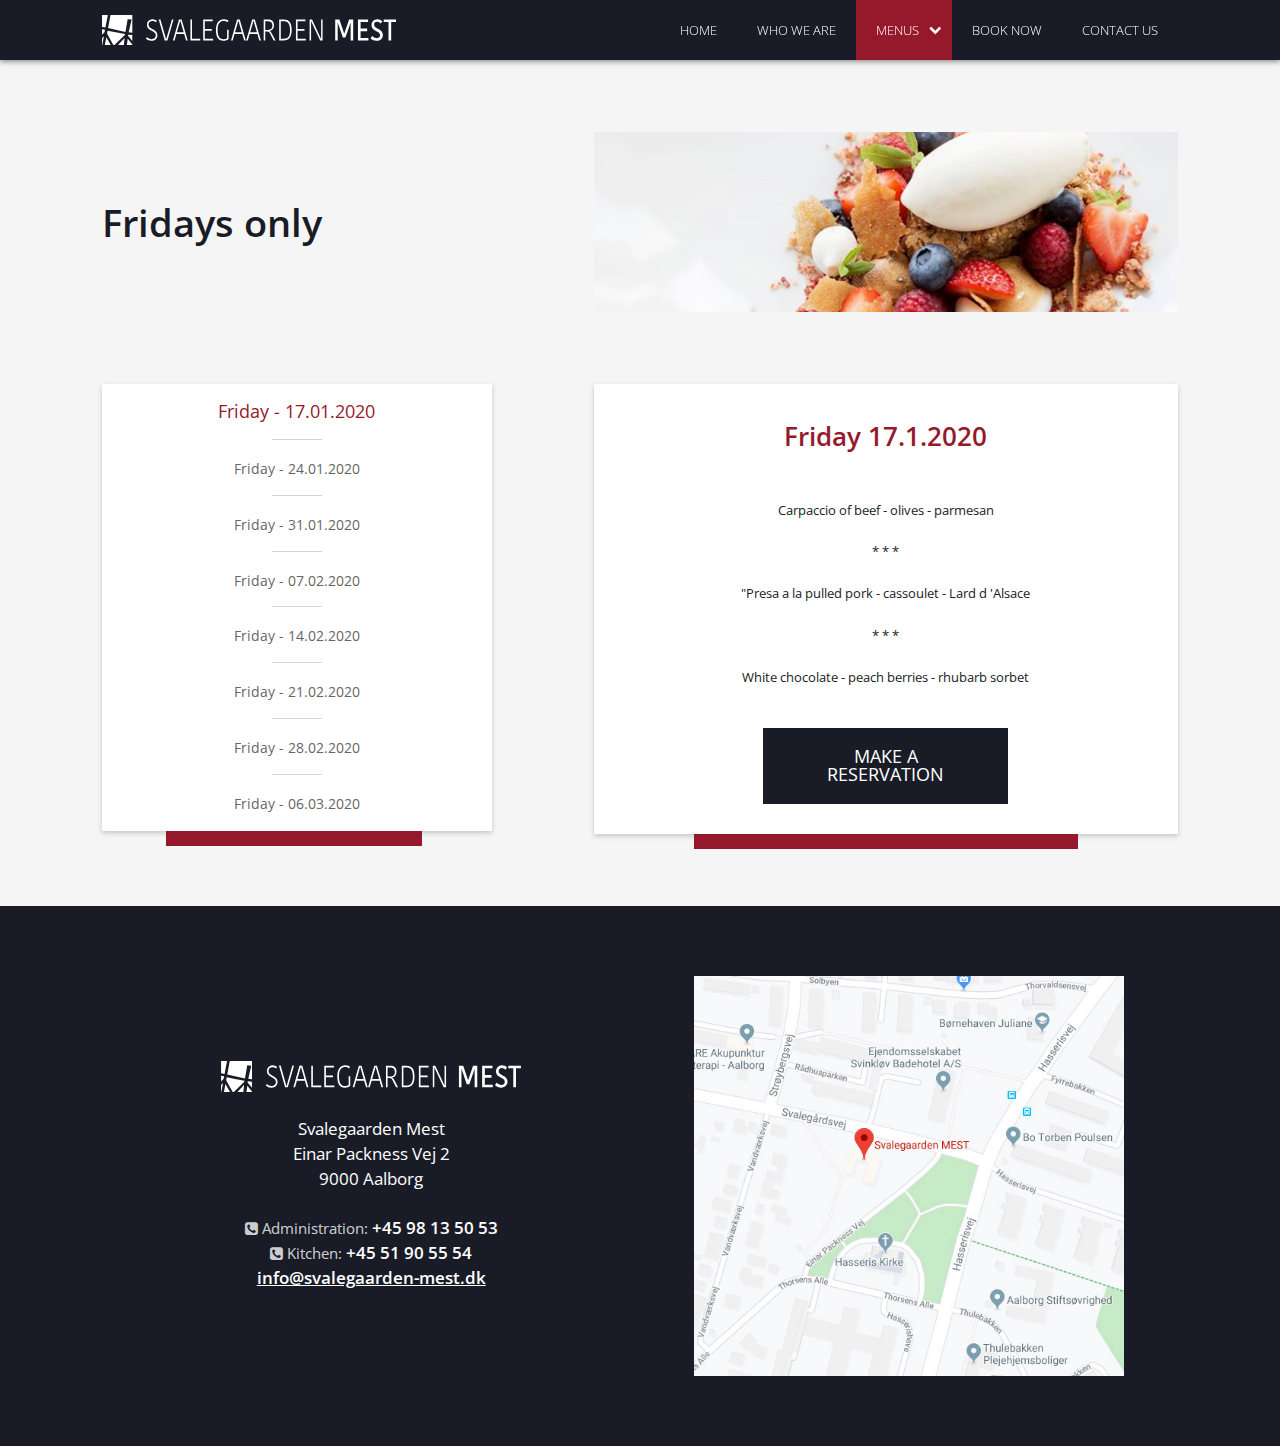
<file: fridays.html>
<!DOCTYPE html>
<html lang="en" dir="ltr">

<head>
    <meta charset="UTF-8">
    <meta name="viewport" content="width=device-width, initial-scale = 1.0, maximum-scale = 1.0, user-scalable=no">
    <meta http-equiv="X-UA-Compatible" content="ie=edge">

    <!-- Google -->
    <meta name="title" content="Svalegaarden mest - Food is our forte. People are our passion.">
    <meta name="description"
        content="We guarantee a memorable experience accompanied by gastronomical satisfaction. We offer guidance with your event plan and are open to create something new or customize according to your needs">

    <!-- Facebook -->
    <meta property="og:title" content="Svalegaarden mest - Food is our forte. People are our passion.">
    <meta property="og:type" content="website">
    <meta property="og:image" content="assets/img/restaurant2.jpg">
    <meta property="og:url" content="http://des-iis.ucn.dk/mmdi0919/1081550/mmd1/index.html">
    <meta property="og:description"
        content="We guarantee a memorable experience accompanied by gastronomical satisfaction. We offer guidance with your event plan and are open to create something new or customize according to your needs">

    <!-- Twitter -->
    <meta property="twitter:title" content="Svalegaarden mest - Food is our forte. People are our passion.">
    <meta property="twitter:card" content="summary_large_image">
    <meta property="twitter:image" content="assets/img/restaurant2.jpg">
    <meta property="twitter:url" content="http://des-iis.ucn.dk/mmdi0919/1081550/mmd1/index.html">
    <meta property="twitter:description"
        content="We guarantee a memorable experience accompanied by gastronomical satisfaction. We offer guidance with your event plan and are open to create something new or customize according to your needs">

    <!-- Keywords -->
    <meta name="keywords"
        content="Food,Event,Birthday,Wedding,Baptism,Confirmation,Planning,Quality,Standard,Seasonal,Menu,Course,Meal,Appetizer,Welcoming,Drink,Dessert">

    <link rel="stylesheet" type="text/css" href="assets/css/reset.css">
    <link rel="stylesheet" type="text/css" href="assets/css/style.css">
    <!-- FontAwesome CDN by FontAwesome from https://fontawesome.com/v4.7.0/ -->
    <link rel="stylesheet" type="text/css"
        href="https://stackpath.bootstrapcdn.com/font-awesome/4.7.0/css/font-awesome.min.css">
    <link rel="icon" href="assets/img/favicon.png" type="image/x-icon">
    <link rel="canonical" href="http://des-iis.ucn.dk/mmdi0919/1081550/mmd1/fridays.html">
    <title>Menu - Fridays | SVALEGAARDEN MEST</title>
</head>

<body>

    <!-- Navigation -->
    <header>
        <nav>
            <a href="index.html" class="logo-desktop">
                <img src="assets/img/logo.svg" id="logo-desktop" alt="Logo">
            </a>
            <a href="index.html" class="logo-mobile">
                <img src="assets/img/logo2.svg" id="logo-mobile" alt="Logo">
            </a>
            <ul class="nav-list">
                <li><a href="index.html">home</a></li>
                <li><a href="whoweare.html">who we are</a></li>
                <li><a href="#" class="active">menus<i class="fa fa-chevron-down" aria-hidden="true"></i></a>
                    <ul>
                        <li><a href="seasonal.html">seasonal</a></li>
                        <li><a href="event.html">events</a></li>
                        <li><a href="standard.html">standard</a></li>
                        <li><a href="fridays.html" class="active">fridays only</a></li>
                    </ul>
                </li>
                <li><a href="booknow.html">book now</a></li>
                <li><a href="contact.html">contact us</a></li>
            </ul>

            <!-- Mobile Nav -->
            <i class="fa fa-bars" aria-hidden="true" id="hamburger"></i>
            <i class="fa fa-times hidden" aria-hidden="true" id="cross"></i>
            <ul class="mobile-nav-list hidden" id="mobile-menu">
                <li><a href="index.html">home</a></li>
                <li><a href="whoweare.html">who we are</a></li>
                <li id="mobile-nav-menus"><a href="#" class="active">menus<i class="fa fa-chevron-down"
                            aria-hidden="true"></i></a>
                    <ul id="mobile-nav-menus-ul" class="hidden">
                        <li><a href="seasonal.html">seasonal</a></li>
                        <li><a href="event.html">events</a></li>
                        <li><a href="standard.html">standard</a></li>
                        <li><a href="fridays.html" class="active">fridays only</a></li>
                    </ul>
                </li>
                <li><a href="booknow.html">book now</a></li>
                <li><a href="contact.html">contact us</a></li>
            </ul>
        </nav>
    </header>

    <!-- Header -->
    <section class="menu-grid restaurant-banner-mobile">
        <h1>
            Fridays only
        </h1>
        <div class="menu-banner restaurant-banner"></div>
    </section>

    <!-- Fridays - menu - selector -->
    <section class="event-grid">
        <div class="menu" id="menu">
            <ul id="menu-accordion">
                <li data-event-type="first"><a href="#" class="unuppercase menu-selected">Friday - 17.01.2020</a></li>
                <li data-event-type="first"><a href="#" class="unuppercase">Friday - 24.01.2020</a></li>
                <li data-event-type="second"><a href="#" class="unuppercase">Friday - 31.01.2020</a></li>
                <li data-event-type="second"><a href="#" class="unuppercase">Friday - 07.02.2020</a></li>
                <li data-event-type="third"><a href="#" class="unuppercase">Friday - 14.02.2020</a></li>
                <li data-event-type="third"><a href="#" class="unuppercase">Friday - 21.02.2020</a></li>
                <li data-event-type="fourth"><a href="#" class="unuppercase">Friday - 28.02.2020</a></li>
                <li data-event-type="fourth"><a href="#" class="unuppercase">Friday - 06.03.2020</a></li>
            </ul>
        </div>

        <!-- Hidden form -->
        <form action="#" id="form" class="hidden">
            <div class="form-left">
                <label for="firstName">First Name</label>
                <input type="text" placeholder="E.g. John" name="firstname" id="firstName" required>
                <p class="error hidden">Insert a valid name.</p>

                <label for="lastName">Last Name</label>
                <input type="text" placeholder="E.g. Smith" name="lastname" id="lastName" required>
                <p class="error hidden">Insert a valid name.</p>

                <label for="email">E-mail</label>
                <input type="email" placeholder="your@email.com" name="email" id="email" required>
                <p class="error hidden">Insert a valid e-mail.</p>

                <label for="number">Number of people</label>
                <input type="number" placeholder="e.g. 20" name="number" id="number" required>
                <p class="error hidden">Insert a number.</p>

                <input type="submit" class="form-submit" value="confirm booking">
                <h4 class="hidden" id="successMessage">Reservation completed. If you want to cancel your reservation,
                    give us a call.</h4>
            </div>
        </form>

        <!-- Menu list - food -->
        <div class="event3 menu-list menu-open" data-event-type="first">
            <h2>Friday 17.1.2020</h2>
            <div class="welcoming">
                <ul class="fridays">
                    <li>Carpaccio of beef - olives - parmesan</li>
                    <li>* * *</li>
                    <li>"Presa a la pulled pork - cassoulet - Lard d 'Alsace
                    </li>
                    <li>* * *</li>
                    <li>White chocolate - peach berries - rhubarb sorbet</li>
                </ul>
            </div>
            <a href="booknow.html" class="booknow">
                Make a reservation
            </a>
        </div>

        <div class="event1 menu-list" data-event-type="second">
            <h2>Friday 24.1.2020</h2>
            <div class="welcoming">
                <ul class="fridays">
                    <li>Carpaccio of beef - olives - parmesan</li>
                    <li>* * *</li>
                    <li>"Presa a la pulled pork - cassoulet - Lard d 'Alsace</li>
                    <li>* * *</li>
                    <li>White chocolate - peach berries - rhubarb sorbet</li>
                </ul>
            </div>
            <a href="booknow.html" class="booknow">
                Make a reservation
            </a>
        </div>

        <div class="event2 menu-list" data-event-type="third">
            <h2>Friday 31.1.2020</h2>
            <div class="welcoming">
                <ul class="fridays">
                    <li>Lobster bisque with cognac - cod - long- fried fennel</li>
                    <li>* * *</li>
                    <li>Cranberry from Gjøl - dehydrated beetroot - truffle</li>
                    <li>* * *</li>
                    <li>Dark chocolate with virgin oil - sea salt - vanilla</li>
                </ul>
            </div>
            <a href="booknow.html" class="booknow">
                Make a reservation
            </a>
        </div>

        <div class="event4 menu-list" data-event-type="fourth">
            <h2>Friday 7.2.2020</h2>
            <div class="welcoming">
                <ul class="fridays">
                    <li>Steamed red tongue with truffle - cauliflower - browned butter</li>
                    <li>* * *</li>
                    <li>"US Black Angus" - steamed cucumber - homemade ferrets - Sauce Bearnaise</li>
                    <li>* * *</li>
                    <li>Dark chocolate fondant - passion fruit - hazelnut</li>
                </ul>
            </div>
            <a href="booknow.html" class="booknow">
                Make a reservation
            </a>
        </div>
    </section>

    <!-- Footer -->
    <footer>
        <div class="information">
            <a href="#"><img src="assets/img/logo.svg" id="footer-logo" alt="Footer Logo" class="footer-logo"></a>
            <div class="footer-address">
                <p>Svalegaarden Mest
                    <br>Einar Packness Vej 2
                    <br>9000 Aalborg
                </p>
            </div>
            <div class="footer-contact">
                <p><i class="fa fa-phone-square" aria-hidden="true"></i> Administration: <span>+45 98 13 50 53</span>
                    <br><i class="fa fa-phone-square" aria-hidden="true"></i> Kitchen: <span>+45 51 90 55 54</span>
                    <br><a href="mailto:info@svalegaarden-mest.dk"><span><u>info@svalegaarden-mest.dk</u></span></a></p>
            </div>
        </div>
        <div class="map">
            <a href="https://goo.gl/maps/yhQMyJ1Y5VYrqiHL6" target="_blank"><img src="assets/img/map.jpg" id="map" alt="Map"></a>
        </div>
    </footer>

    <script src="assets/js/mobile-menu.js"></script>
    <script src="assets/js/accordions.js"></script>
    <!-- <script src="assets/js/booking.js"></script> -->
    <script src="assets/js/form-validation.js"></script>
</body>

</html>
</file>
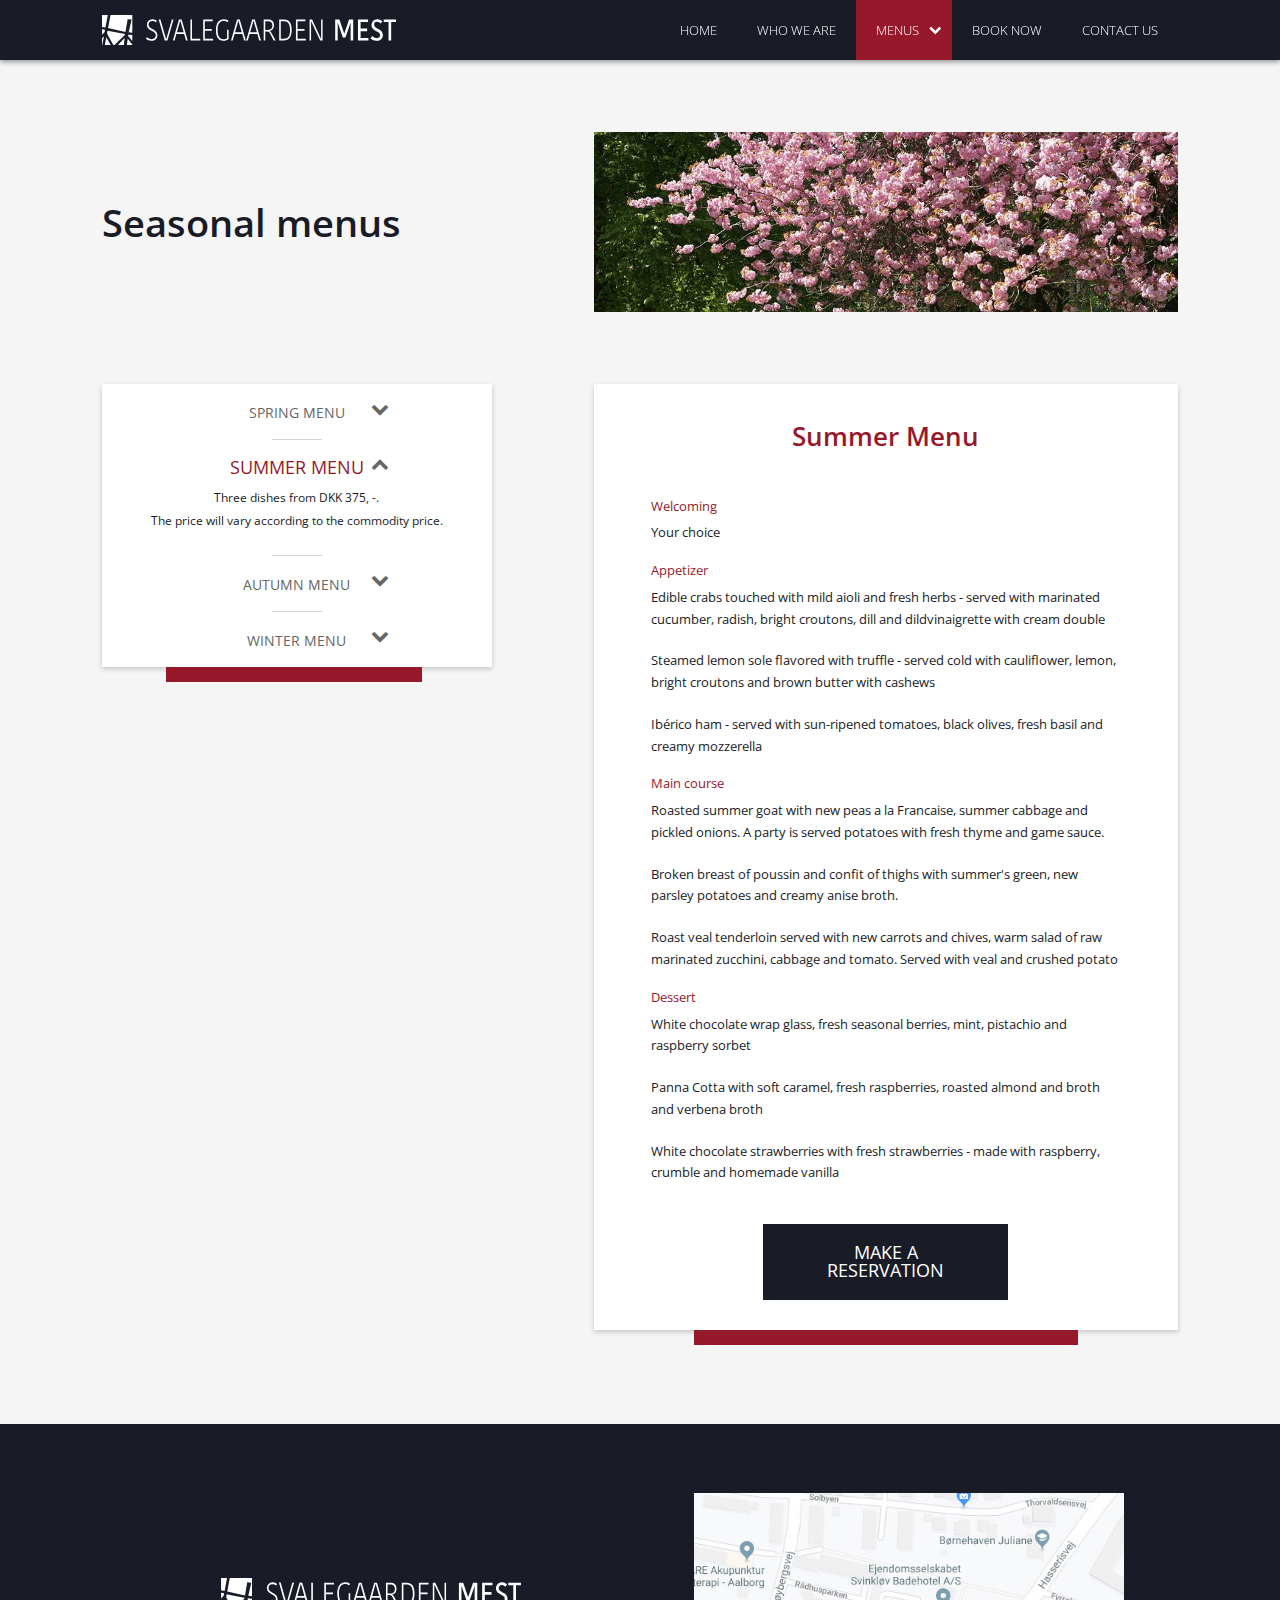
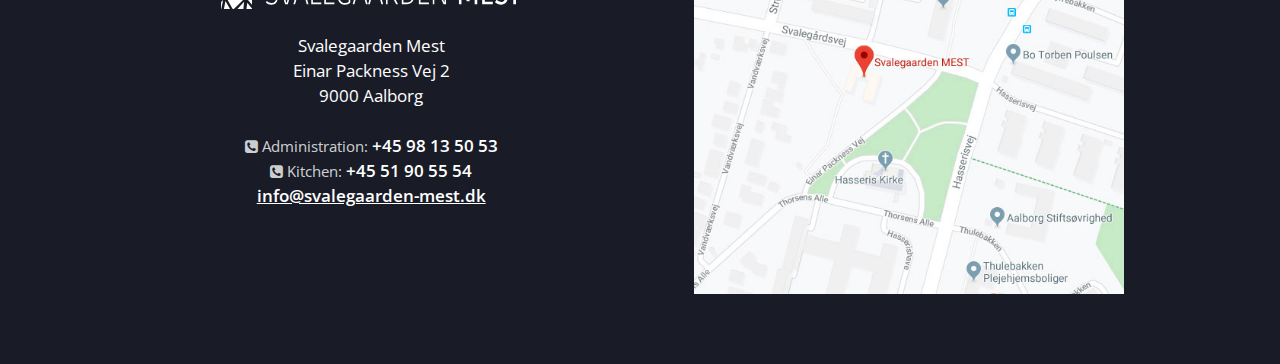
<file: seasonal.html>
<!DOCTYPE html>
<html lang="en" dir="ltr">

<head>
    <meta charset="UTF-8">
    <meta name="viewport" content="width=device-width, initial-scale = 1.0, maximum-scale = 1.0, user-scalable=no">
    <meta http-equiv="X-UA-Compatible" content="ie=edge">

    <!-- Google -->
    <meta name="title" content="Svalegaarden mest - Food is our forte. People are our passion.">
    <meta name="description"
        content="We guarantee a memorable experience accompanied by gastronomical satisfaction. We offer guidance with your event plan and are open to create something new or customize according to your needs">

    <!-- Facebook -->
    <meta property="og:title" content="Svalegaarden mest - Food is our forte. People are our passion.">
    <meta property="og:type" content="website">
    <meta property="og:image" content="assets/img/restaurant2.jpg">
    <meta property="og:url" content="http://des-iis.ucn.dk/mmdi0919/1081550/mmd1/index.html">
    <meta property="og:description"
        content="We guarantee a memorable experience accompanied by gastronomical satisfaction. We offer guidance with your event plan and are open to create something new or customize according to your needs">

    <!-- Twitter -->
    <meta property="twitter:title" content="Svalegaarden mest - Food is our forte. People are our passion.">
    <meta property="twitter:card" content="summary_large_image">
    <meta property="twitter:image" content="assets/img/restaurant2.jpg">
    <meta property="twitter:url" content="http://des-iis.ucn.dk/mmdi0919/1081550/mmd1/index.html">
    <meta property="twitter:description"
        content="We guarantee a memorable experience accompanied by gastronomical satisfaction. We offer guidance with your event plan and are open to create something new or customize according to your needs">

    <!-- Keywords -->
    <meta name="keywords"
        content="Food,Event,Birthday,Wedding,Baptism,Confirmation,Planning,Quality,Standard,Seasonal,Menu,Course,Meal,Appetizer,Welcoming,Drink,Dessert">

    <link rel="stylesheet" type="text/css" href="assets/css/reset.css">
    <!-- Source: https://gist.github.com/DavidWells/18e73022e723037a50d6 -->
    <link rel="stylesheet" type="text/css" href="assets/css/style.css">
    <!-- FontAwesome CDN by FontAwesome from https://fontawesome.com/v4.7.0/ -->
    <link rel="stylesheet" type="text/css"
        href="https://stackpath.bootstrapcdn.com/font-awesome/4.7.0/css/font-awesome.min.css">
    <link rel="shortcut icon" href="assets/img/favicon.png" type="image/x-icon">
    <link rel="icon" href="assets/img/favicon.png" type="image/x-icon">
    <link rel="canonical" href="http://des-iis.ucn.dk/mmdi0919/1081550/mmd1/seasonal.html">
    <title>Menu - Seasonal | SVALEGAARDEN MEST</title>
</head>

<body class="seasonal">

    <!-- Navigation -->
    <header>
        <nav>
            <a href="index.html" class="logo-desktop">
                <img src="assets/img/logo.svg" id="logo-desktop" alt="Logo">
            </a>
            <a href="index.html" class="logo-mobile">
                <img src="assets/img/logo2.svg" id="logo-mobile" alt="Logo">
            </a>
            <ul class="nav-list">
                <li><a href="index.html">home</a></li>
                <li><a href="whoweare.html">who we are</a></li>
                <li><a href="#" class="active">menus<i class="fa fa-chevron-down" aria-hidden="true"></i></a>
                    <ul>
                        <li><a href="seasonal.html" class="active">seasonal</a></li>
                        <li><a href="event.html">events</a></li>
                        <li><a href="standard.html">standard</a></li>
                        <li><a href="fridays.html">fridays only</a></li>
                    </ul>
                </li>
                <li><a href="booknow.html">book now</a></li>
                <li><a href="contact.html">contact us</a></li>
            </ul>

            <!-- Mobile Nav -->
            <i class="fa fa-bars" aria-hidden="true" id="hamburger"></i>
            <i class="fa fa-times hidden" aria-hidden="true" id="cross"></i>
            <ul class="mobile-nav-list hidden" id="mobile-menu">
                <li><a href="index.html">home</a></li>
                <li><a href="whoweare.html">who we are</a></li>
                <li id="mobile-nav-menus"><a href="#" class="active">menus<i class="fa fa-chevron-down"
                            aria-hidden="true"></i></a>
                    <ul id="mobile-nav-menus-ul" class="hidden">
                        <li><a href="seasonal.html" class="active">seasonal</a></li>
                        <li><a href="event.html">events</a></li>
                        <li><a href="standard.html">standard</a></li>
                        <li><a href="fridays.html">fridays only</a></li>
                    </ul>
                </li>
                <li><a href="booknow.html">book now</a></li>
                <li><a href="contact.html">contact us</a></li>
            </ul>
        </nav>
    </header>

    <!-- Header -->
    <section class="menu-grid seasonal-banner-mobile">
        <h1>
            Seasonal menus
        </h1>
        <div class="menu-banner seasonal-banner"></div>
    </section>

    <!-- Menu - selector -->
    <section class="event-grid">
        <div class="menu">
            <ul id="menu-accordion">
                <li data-event-type="spring"><a href="#">Spring menu</a><i class="fa fa-chevron-down" aria-hidden="true"></i>
                    <p><b>Three dishes from DKK 375, -.</b> <br>The price will vary according to the commodity price.
                    </p>
                </li>
                <li data-event-type="summer"><a href="#">Summer menu</a><i class="fa fa-chevron-down" aria-hidden="true"></i>
                    <p><b>Three dishes from DKK 375, -.</b> <br>The price will vary according to the commodity price.
                    </p>
                </li>
                <li data-event-type="autumn"><a href="#">Autumn menu</a><i class="fa fa-chevron-down" aria-hidden="true"></i>
                    <p><b>Three dishes from DKK 375, -.</b> <br>The price will vary according to the commodity price.
                    </p>
                </li>
                <li data-event-type="winter"><a href="#">Winter menu</a><i class="fa fa-chevron-down" aria-hidden="true"></i>
                    <p><b>Three dishes from DKK 375, -.</b> <br>The price will vary according to the commodity price.
                    </p>
                </li>
            </ul>
        </div>

        <!-- Menu list - food -->
        <div class="event3 menu-list" data-event-type="spring">
            <h2>Spring menu</h2>
            <div class="welcoming">
                <h4>Welcoming</h4>
                <ul>
                    <li>Your choice</li>
                </ul>
            </div>
            <div class="appetizer">
                <h4>Appetizer</h4>
                <ul>
                    <li>Capricorn roe arranged with green asparagus, sour cream and fresh herbs White asparagus with
                        sauce Mousseline and fjord prawns </li>
                    <li>lemon confit and herbs (daily price) Steamed red tongue on summer spinach with heart mussels,
                        crispy polenta and chervil </li>
                </ul>
            </div>
            <div class="main-course">
                <h4>Main course</h4>
                <ul>
                    <li>Fun lamb roasted in crouton served with parsley puree, parsley root, pickled lemons, and thyme
                        in lammesky and potatoes </li>
                    <li>Fillet of Danish outdoor pig roast in ventreche served with pickled cabbage, fried onions and
                        sauce with hot spices </li>
                    <li>Roasted veal fillet subject with new white asparagus with sauce vierge, creamy cauliflower with
                        chives and new potatoes </li>
                </ul>
            </div>
            <div class="dessert">
                <h4>Dessert</h4>
                <ul>
                    <li>Fondant of dark chocolate flavored with brandy - served with small madeleines cream </li>
                    <li>Molded white chocolate flavored with curds - served with vanilla pickled rhubarb, kiss, soft and
                        crisp caramel and rhubarb sorbet </li>
                    <li>White chocolate cream flavored with lemon - served with crispy caramel, dill pickle tarragon and
                        homemade vanilla ice cream </li>
                </ul>
            </div>
            <a href="contact.html" class="booknow">
                Make a reservation
            </a>
        </div>

        <div class="event1 menu-list" data-event-type="summer">
            <h2>Summer menu</h2>
            <div class="welcoming">
                <h4>Welcoming</h4>
                <ul>
                    <li>Your choice</li>
                </ul>
            </div>
            <div class="appetizer">
                <h4>Appetizer</h4>
                <ul>
                    <li>Edible crabs touched with mild aioli and fresh herbs - served with marinated cucumber, radish,
                        bright croutons, dill and dildvinaigrette with cream double </li>
                    <li>Steamed lemon sole flavored with truffle - served cold with cauliflower, lemon, bright croutons
                        and brown butter with cashews </li>
                    <li>Ibérico ham - served with sun-ripened tomatoes, black olives, fresh basil and creamy mozzerella
                    </li>
                </ul>
            </div>
            <div class="main-course">
                <h4>Main course</h4>
                <ul>
                    <li>Roasted summer goat with new peas a la Francaise, summer cabbage and pickled onions. A party is
                        served potatoes with fresh thyme and game sauce. </li>
                    <li>Broken breast of poussin and confit of thighs with summer's green, new parsley potatoes and
                        creamy anise broth. </li>
                    <li>Roast veal tenderloin served with new carrots and chives, warm salad of raw marinated zucchini,
                        cabbage and tomato. Served with veal and crushed potato </li>
                </ul>
            </div>
            <div class="dessert">
                <h4>Dessert</h4>
                <ul>
                    <li>White chocolate wrap glass, fresh seasonal berries, mint, pistachio and raspberry sorbet </li>
                    <li>Panna Cotta with soft caramel, fresh raspberries, roasted almond and broth and verbena broth
                    </li>
                    <li>White chocolate strawberries with fresh strawberries - made with raspberry, crumble and homemade
                        vanilla </li>
                </ul>
            </div>
            <a href="contact.html" class="booknow">
                Make a reservation
            </a>
        </div>

        <div class="event2 menu-list" data-event-type="autumn">
            <h2>Autumn menu</h2>
            <div class="welcoming">
                <h4>Welcoming</h4>
                <ul>
                    <li>Your choice</li>
                </ul>
            </div>
            <div class="appetizer">
                <h4>Appetizer</h4>
                <ul>
                    <li>Virgin lobster with cauliflower, toasted hazelnuts, pickled cucumber and dill mayonnaise </li>
                    <li>Pour butter on a steamed cucumber with green beans and foamy clam sauce Hot </li>
                    <li>Smoked salmon from own oven served with smoked cream, chives, crispy croutons and celery </li>
                </ul>
            </div>
            <div class="main-course">
                <h4>Main course</h4>
                <ul>
                    <li>Roasted Funen lamb served with fried chanterelles and corn with timain, svampepuré and
                        løgfondant and lamb sauce </li>
                    <li>Corned beef brisket with autumn vegetables, poached chicken eggs with crispy potato served with
                        velouté with pickled mushrooms and bacon a party </li>
                    <li>Breast of duck from Dombes a la Wellington with mushrooms and onions, spinach with garlic and
                        steamed leek with malt. In addition, duck cloud and potato are served </li>
                </ul>
            </div>
            <div class="dessert">
                <h4>Dessert</h4>
                <ul>
                    <li>Fromage of ymer, dulce and vanilla served with fennel, blackberries and vanilla ice cream </li>
                    <li>Dark chocolate flavored with licorice coated with cocoa jelly made with braised pineapple and
                        passion fruit </li>
                    <li>Sorbet Pickled Danish apples with white chocolate cream, crisp caramel, lemon and celery ice
                        cream </li>
                </ul>
            </div>
            <a href="contact.html" class="booknow">
                Make a reservation
            </a>
        </div>

        <div class="event4 menu-list" data-event-type="winter">
            <h2>Winter menu</h2>
            <div class="welcoming">
                <h4>Welcoming</h4>
                <ul>
                    <li>Your choice</li>
                </ul>
            </div>
            <div class="appetizer">
                <h4>Appetizer</h4>
                <ul>
                    <li>Salmon from own smoker - cold smoked. Served with "ravioli" of celery and mild horseradish and
                        crisp rye bread and fresh herbs </li>
                    <li>Roasted red tongue arranged on potatoes with parsley with frothy lobster bisque </li>
                </ul>
            </div>
            <div class="main-course">
                <h4>Main course</h4>
                <ul>
                    <li>Roasted beef cuvette "US Angus" fried with thyme - made with toasted mushrooms, parsnip roasted
                        parsley root with malt and sauce Bordelaise with smoked marrow </li>
                    <li>Beef sandwich in lard d 'Alsace - served with celery puree, salted celery with almond. To this
                        calf ice cream with pepper and fried potatoes </li>
                    <li>Whole braised calf jar glazed with lemon and parsley. Served with butter boiled beetroot
                        withcaraway caramelized onion puree as well as Sauce Bearnaise </li>
                </ul>
            </div>
            <div class="dessert">
                <h4>Dessert</h4>
                <ul>
                    <li>Weck glass with dark chocolate filling flavored with figs with dried beets, fennel,
                        blackberries, toasted hazelnut and milk sorbet </li>
                    <li>Carrot cake with cream of fresh cheese, passion fruit, pickled carrot, orange and vanilla ice
                        cream </li>
                    <li>Poached pear in vanilla ice cream with chocolate cream </li>
                </ul>
            </div>
            <a href="contact.html" class="booknow">
                Make a reservation
            </a>
        </div>
    </section>

    <!-- Footer -->
    <footer>
        <div class="information">
            <a href="#"><img src="assets/img/logo.svg" id="footer-logo" alt="Footer Logo" class="footer-logo"></a>
            <div class="footer-address">
                <p>Svalegaarden Mest
                    <br>Einar Packness Vej 2
                    <br>9000 Aalborg
                </p>
            </div>
            <div class="footer-contact">
                <p><i class="fa fa-phone-square" aria-hidden="true"></i> Administration: <span>+45 98 13 50 53</span>
                    <br><i class="fa fa-phone-square" aria-hidden="true"></i> Kitchen: <span>+45 51 90 55 54</span>
                    <br><a href="mailto:info@svalegaarden-mest.dk" target="_blank"
                        rel="external nofollow"><span><u>info@svalegaarden-mest.dk</u></span></a></p>
            </div>
        </div>
        <div class="map">
            <a href="https://goo.gl/maps/yhQMyJ1Y5VYrqiHL6" target="_blank"><img src="assets/img/map.jpg" id="map" alt="Map"></a>
        </div>
    </footer>

    <script src="assets/js/mobile-menu.js"></script>
    <script src="assets/js/accordions.js"></script>
</body>

</html>
</file>
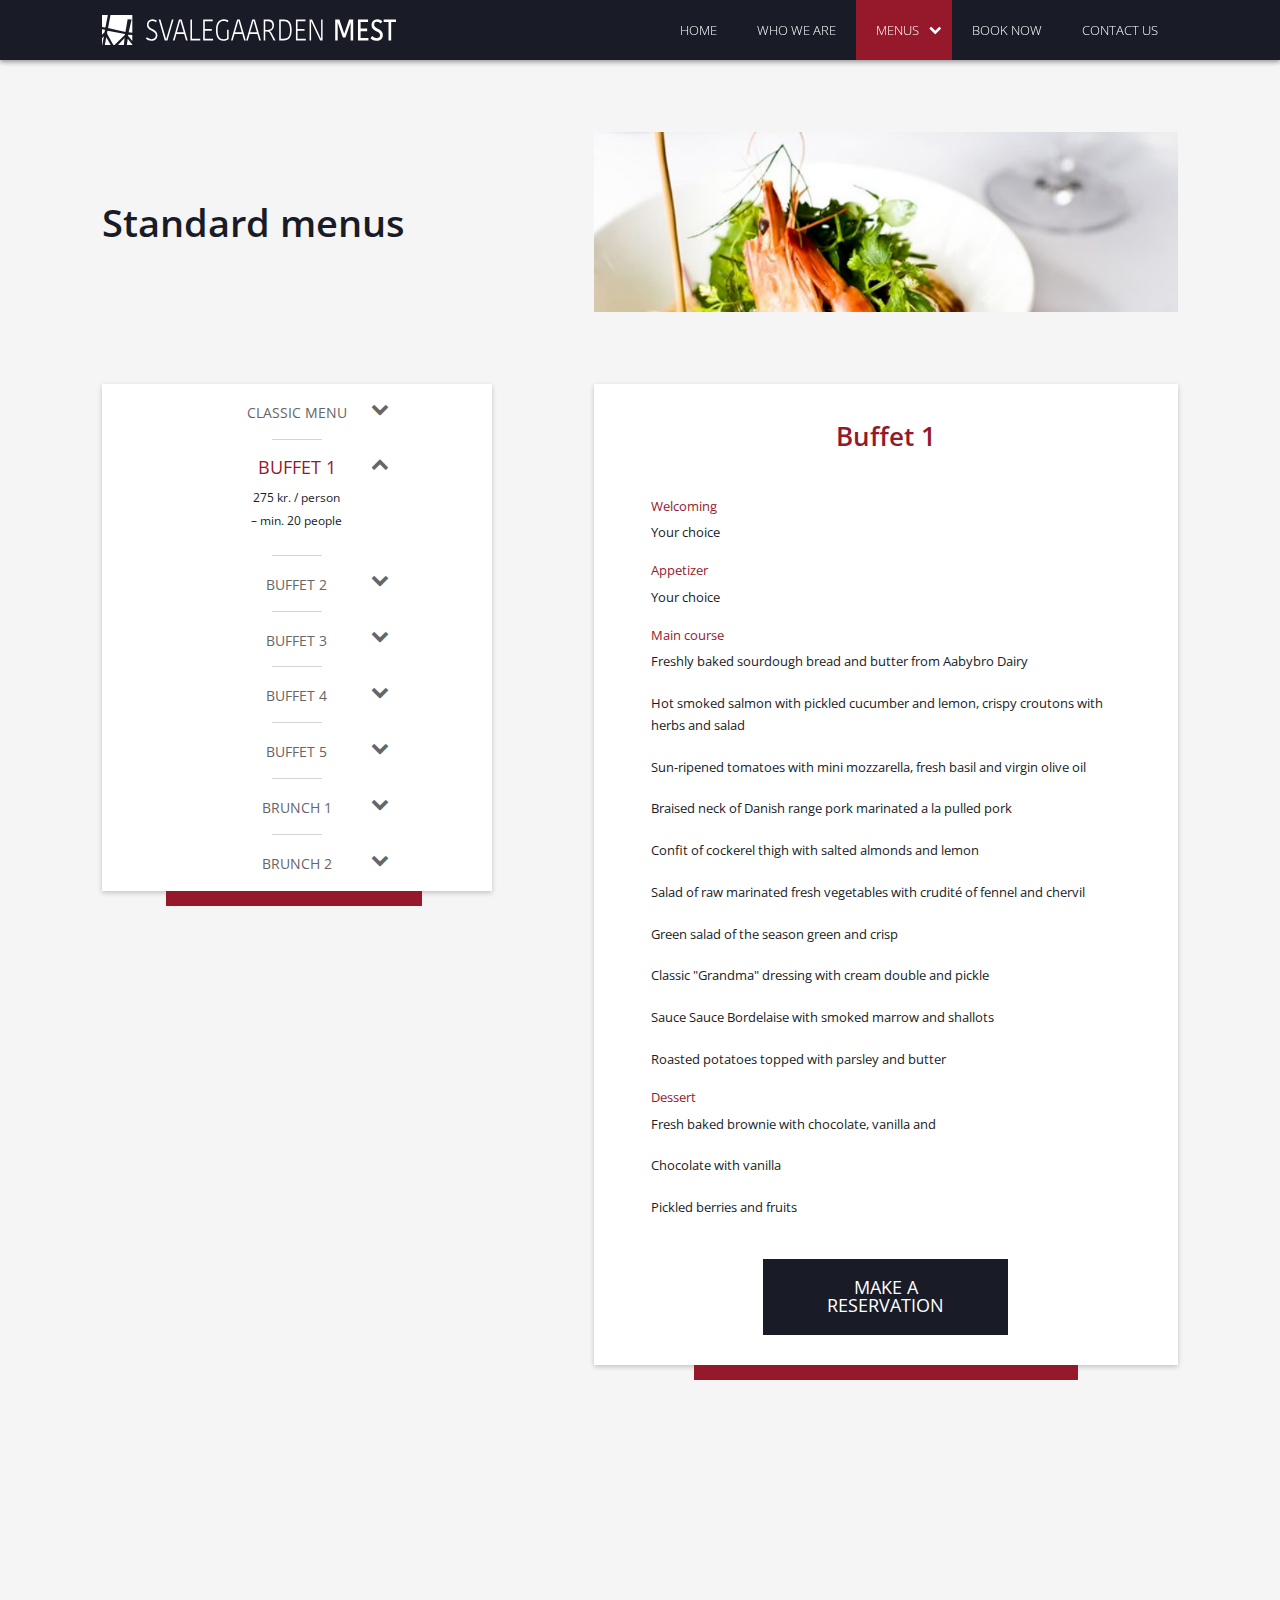
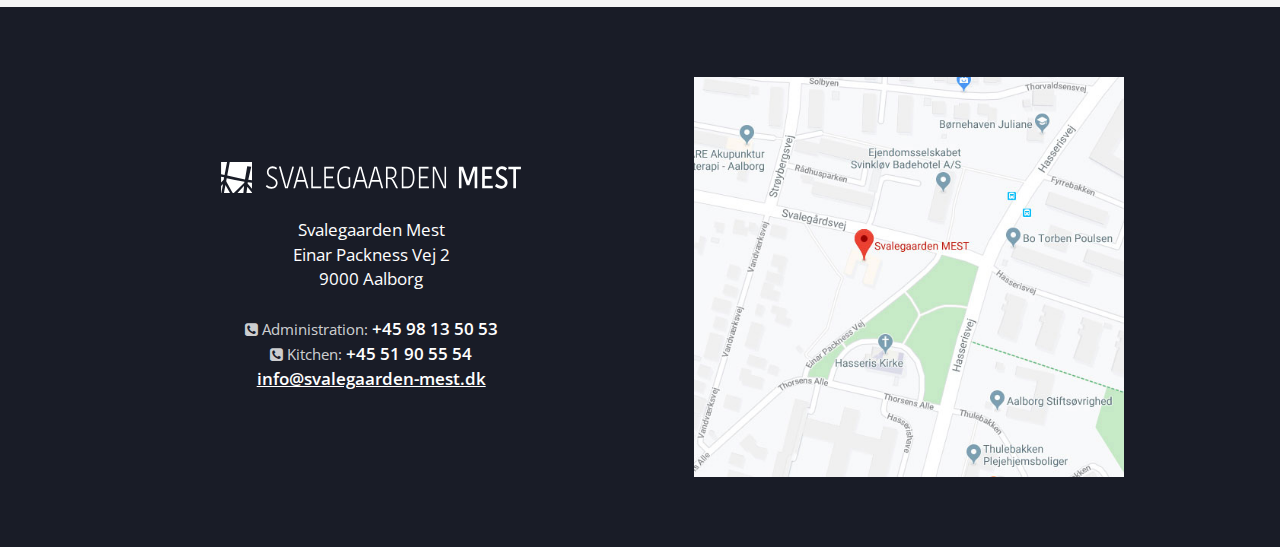
<file: standard.html>
<!DOCTYPE html>
<html lang="en" dir="ltr">

<head>
    <meta charset="UTF-8">
    <meta name="viewport" content="width=device-width, initial-scale = 1.0, maximum-scale = 1.0, user-scalable=no">
    <meta http-equiv="X-UA-Compatible" content="ie=edge">

    <!-- Google -->
    <meta name="title" content="Svalegaarden mest - Food is our forte. People are our passion.">
    <meta name="description"
        content="We guarantee a memorable experience accompanied by gastronomical satisfaction. We offer guidance with your event plan and are open to create something new or customize according to your needs">

    <!-- Facebook -->
    <meta property="og:title" content="Svalegaarden mest - Food is our forte. People are our passion.">
    <meta property="og:type" content="website">
    <meta property="og:image" content="assets/img/restaurant2.jpg">
    <meta property="og:url" content="http://des-iis.ucn.dk/mmdi0919/1081550/mmd1/index.html">
    <meta property="og:description"
        content="We guarantee a memorable experience accompanied by gastronomical satisfaction. We offer guidance with your event plan and are open to create something new or customize according to your needs">

    <!-- Twitter -->
    <meta property="twitter:title" content="Svalegaarden mest - Food is our forte. People are our passion.">
    <meta property="twitter:card" content="summary_large_image">
    <meta property="twitter:image" content="assets/img/restaurant2.jpg">
    <meta property="twitter:url" content="http://des-iis.ucn.dk/mmdi0919/1081550/mmd1/index.html">
    <meta property="twitter:description"
        content="We guarantee a memorable experience accompanied by gastronomical satisfaction. We offer guidance with your event plan and are open to create something new or customize according to your needs">

    <!-- Keywords -->
    <meta name="keywords"
        content="Food,Event,Birthday,Wedding,Baptism,Confirmation,Planning,Quality,Standard,Seasonal,Menu,Course,Meal,Appetizer,Welcoming,Drink,Dessert">

    <link rel="stylesheet" type="text/css" href="assets/css/reset.css">
    <!-- Source: https://gist.github.com/DavidWells/18e73022e723037a50d6 -->
    <link rel="stylesheet" type="text/css" href="assets/css/style.css">
    <!-- FontAwesome CDN by FontAwesome from https://fontawesome.com/v4.7.0/ -->
    <link rel="stylesheet" type="text/css"
        href="https://stackpath.bootstrapcdn.com/font-awesome/4.7.0/css/font-awesome.min.css">
    <link rel="shortcut icon" href="assets/img/favicon.png" type="image/x-icon">
    <link rel="icon" href="assets/img/favicon.png" type="image/x-icon">
    <link rel="canonical" href="http://des-iis.ucn.dk/mmdi0919/1081550/mmd1/standard.html">
    <title>Menu - Standard | SVALEGAARDEN MEST</title>
</head>

<body>
    <!-- Navigation -->
    <header>
        <nav>
            <a href="index.html" class="logo-desktop">
                <img src="assets/img/logo.svg" id="logo-desktop" alt="Logo">
            </a>
            <a href="index.html" class="logo-mobile">
                <img src="assets/img/logo2.svg" id="logo-mobile" alt="Logo">
            </a>
            <ul class="nav-list">
                <li><a href="index.html">home</a></li>
                <li><a href="whoweare.html">who we are</a></li>
                <li><a href="#" class="active">menus<i class="fa fa-chevron-down" aria-hidden="true"></i></a>
                    <ul>
                        <li><a href="seasonal.html">seasonal</a></li>
                        <li><a href="event.html">events</a></li>
                        <li><a href="standard.html" class="active">standard</a></li>
                        <li><a href="fridays.html">fridays only</a></li>
                    </ul>
                </li>
                <li><a href="booknow.html">book now</a></li>
                <li><a href="contact.html">contact us</a></li>
            </ul>

            <!-- Mobile Nav -->
            <i class="fa fa-bars" aria-hidden="true" id="hamburger"></i>
            <i class="fa fa-times hidden" aria-hidden="true" id="cross"></i>
            <ul class="mobile-nav-list hidden" id="mobile-menu">
                <li><a href="index.html">home</a></li>
                <li><a href="whoweare.html">who we are</a></li>
                <li id="mobile-nav-menus"><a href="#" class="active">menus<i class="fa fa-chevron-down"
                            aria-hidden="true"></i></a>
                    <ul id="mobile-nav-menus-ul" class="hidden">
                        <li><a href="seasonal.html">seasonal</a></li>
                        <li><a href="event.html">events</a></li>
                        <li><a href="standard.html" class="active">standard</a></li>
                        <li><a href="fridays.html">fridays only</a></li>
                    </ul>
                </li>
                <li><a href="booknow.html">book now</a></li>
                <li><a href="contact.html">contact us</a></li>
            </ul>
        </nav>
    </header>

    <!-- Header -->
    <section class="menu-grid standard-banner-mobile">
        <h1>
            Standard menus
        </h1>
        <div class="menu-banner standard-banner"></div>
    </section>

    <!-- Menu - selector -->
    <section class="event-grid">
        <div class="menu">
            <ul id="menu-accordion">
                <li data-event-type="classic-menu"><a href="#">classic menu</a><i class="fa fa-chevron-down"
                        aria-hidden="true"></i>
                    <p><b>Three course classic menu from DKK 300, - per. person.</b> <br>Price will vary with commodity
                        price.</p>
                </li>
                <li data-event-type="buffet1" class="current menu-selected"><a href="#">buffet 1</a><i
                        class="fa fa-chevron-down" aria-hidden="true"></i>
                    <p><b>275 kr. / person</b> <br>– min. 20 people </p>
                </li>
                <li data-event-type="buffet2"><a href="#">buffet 2</a><i class="fa fa-chevron-down" aria-hidden="true"></i>
                    <p><b>325 kr. / person</b> <br>– min. 20 people </p>
                </li>
                <li data-event-type="buffet3"><a href="#">buffet 3</a><i class="fa fa-chevron-down" aria-hidden="true"></i>
                    <p><b>375 kr. / person</b> <br>– min. 20 people </p>
                </li>
                <li data-event-type="buffet4"><a href="#">buffet 4</a><i class="fa fa-chevron-down" aria-hidden="true"></i>
                    <p><b>600 kr. / person</b> <br>– min. 20 people </p>
                </li>
                <li data-event-type="buffet5"><a href="#">buffet 5</a><i class="fa fa-chevron-down" aria-hidden="true"></i>
                    <p><b>450 kr. / person</b> <br>– min. 20 people </p>
                </li>
                <li data-event-type="brunch1"><a href="#">brunch 1</a><i class="fa fa-chevron-down" aria-hidden="true"></i>
                    <p><b>275 kr. / person</b> <br>– min. 20 people </p>
                </li>
                <li data-event-type="brunch2"><a href="#">brunch 2</a><i class="fa fa-chevron-down" aria-hidden="true"></i>
                    <p><b>350 kr. / person</b> <br>– min. 20 people </p>
                </li>
            </ul>
        </div>

        <!-- Menu list - food -->
        <div class="event3 menu-list" data-event-type="classic-menu">
            <h2>Classic menu</h2>
            <div class="welcoming">
                <h4>Welcoming</h4>
                <ul>
                    <li>Your choice</li>
                </ul>
            </div>
            <div class="appetizer">
                <h4>Appetizer</h4>
                <ul>
                    <li>Homemade tartlet with chicken froth, baby vegetables and parsley</li>
                    <li>Hot smoked salmon from own smoked oven with stewed spinach</li>
                </ul>
            </div>
            <div class="main-course">
                <h4>Main course</h4>
                <ul>
                    <li>Pork roast with crispy hard. Served with homemade red cabbage, prunes, white and brown potatoes
                        rib jelly, chips and sauce</li>
                    <li>Chicken "Danoise". Served with homemade cucumber salad, rib jelly, white potatoes, chips
                        main salad with "grandmother" dressing and chicken sauce</li>
                    <li>Served with waldorf salad, green beans in bacon wraps, cranberries
                        white potatoes and sour cream sauce</li>
                </ul>
            </div>
            <div class="dessert">
                <h4>Dessert</h4>
                <ul>
                    <li>Nut basket stuffed with marinated berries and fruits and homemade vanilla ice cream and
                        bærcoullis</li>
                    <li>Homemade ice cream cake with chocolate and Krokant</li>
                    <li>Fromage of lemon with chocolate flakes and citrus fruits</li>
                </ul>
            </div>
            <a href="contact.html" class="booknow">
                Make a reservation
            </a>
        </div>

        <div class="event1 menu-list menu-open" data-event-type="buffet1">
            <h2>Buffet 1</h2>
            <div class="welcoming">
                <h4>Welcoming</h4>
                <ul>
                    <li>Your choice</li>
                </ul>
            </div>
            <div class="appetizer">
                <h4>Appetizer</h4>
                <ul>
                    <li>Your choice</li>
                </ul>
            </div>
            <div class="main-course">
                <h4>Main course</h4>
                <ul>
                    <li>Freshly baked sourdough bread and butter from Aabybro Dairy</li>
                    <li>Hot smoked salmon with pickled cucumber and lemon, crispy croutons with herbs and salad</li>
                    <li>Sun-ripened tomatoes with mini mozzarella, fresh basil and virgin olive oil</li>
                    <li>Braised neck of Danish range pork marinated a la pulled pork</li>
                    <li>Confit of cockerel thigh with salted almonds and lemon</li>
                    <li>Salad of raw marinated fresh vegetables with crudité of fennel and chervil</li>
                    <li>Green salad of the season green and crisp</li>
                    <li>Classic "Grandma" dressing with cream double and pickle</li>
                    <li>Sauce Sauce Bordelaise with smoked marrow and shallots</li>
                    <li>Roasted potatoes topped with parsley and butter</li>
                </ul>
            </div>
            <div class="dessert">
                <h4>Dessert</h4>
                <ul>
                    <li>Fresh baked brownie with chocolate, vanilla and</li>
                    <li>Chocolate with vanilla</li>
                    <li>Pickled berries and fruits</li>
                </ul>
            </div>
            <a href="contact.html" class="booknow">
                Make a reservation
            </a>
        </div>

        <div class="event5 menu-list" data-event-type="buffet2">
            <h2>Buffet 2</h2>
            <div class="welcoming">
                <h4>Welcoming</h4>
                <ul>
                    <li>Your choice</li>
                </ul>
            </div>
            <div class="appetizer">
                <h4>Appetizer</h4>
                <ul>
                    <li>Your choice</li>
                </ul>
            </div>
            <div class="main-course">
                <h4>Main course</h4>
                <ul>
                    <li>Freshly baked sourdough bread and butter from Aabybro Dairy</li>
                    <li>Salmon from own smoking oven - served with lemon confite, bright croutons and fresh herbs</li>
                    <li>Serrano ham served with tomato, grilled pimento olive, pale croutons and aioli flavored with
                        mild garlic</li>
                    <li>Roasted oksecuvette "US Angus" roasted with thyme</li>
                    <li>Fillet of Danish outdoor pig in Lard D'Alsace roasted with rosemary</li>
                    <li>Mustard Marinated herbs with cauliflower and carrot and fresh herbs</li>
                    <li>Green salad with seasonal vegetables and crispy</li>
                    <li>Roasted potatoes tossed with parsley and butter</li>
                    <li>Creamy Sauce Suprême with onions and mushrooms</li>
                    <li>Dressing with sour cream, dill, chives and smoked peppers</li>
                </ul>
            </div>
            <div class="dessert">
                <h4>Dessert</h4>
                <ul>
                    <li>Weck glass with cast white chocolate flavored with scallions
                        made with fresh berries, hazelnut crumble, soft and crispy caramel and raspberry sorbet</li>
                </ul>
            </div>
            <a href="contact.html" class="booknow">
                Make a reservation
            </a>
        </div>

        <div class="event6 menu-list" data-event-type="buffet3">
            <h2>Buffet 3 - Fall / Winter</h2>
            <div class="welcoming">
                <h4>Welcoming</h4>
                <ul>
                    <li>Your choice</li>
                </ul>
            </div>
            <div class="appetizer">
                <h4>Appetizer</h4>
                <ul>
                    <li>Your choice</li>
                </ul>
            </div>
            <div class="main-course">
                <h4>Main course</h4>
                <ul>
                    <li>Freshly baked sourdough bread and butter from Aabybro Dairy</li>
                    <li>Salmon from own smoking oven - made with horseradish cream, crudité of beetroot and crouton</li>
                    <li>Weck glass with roasted fish - a party creamy lobster bisque flavored with tomato and cognac
                    </li>
                    <li>Terrine with the best of the second - serrano ham and grilled</li>
                    <li>Cranberry and jam oksecuvette "US Angus" roasted with thyme</li>
                    <li>Fynsk leg of lamb stuffed with lemon, rosemary and garlic</li>
                    <li>Long Baked artichokes fried with sage</li>
                    <li>Raw marinated broccoli with bacon, dried cranberries, lightly smoked mayonnaise and roasted
                        grains</li>
                    <li>Green salads with cucumber, radish, fennel, crudités and chervil</li>
                    <li>Roasted cauliflower marinated in cold pressed rapeseed oil, lemon, chives and salty almonds</li>
                    <li>Roasted potatoes topped with parsley and finely chopped shallots Lamb sauce with tomato and
                        zucchini</li>
                    <li>Selection of French cheeses made on boards with olives, marinated berries and nuts</li>
                </ul>
            </div>
            <div class="dessert">
                <h4>Dessert</h4>
                <ul>
                    <li>Dark baked chocolate pie with lemon curd and freshly stirred vanilla ice cream</li>
                </ul>
            </div>
            <a href="contact.html" class="booknow">
                Make a reservation
            </a>
        </div>

        <div class="event7 menu-list" data-event-type="buffet4">
            <h2>Buffet 4 - Spring / Summer</h2>
            <div class="welcoming">
                <h4>Welcoming</h4>
                <ul>
                    <li>Your choice</li>
                </ul>
            </div>
            <div class="appetizer">
                <h4>Appetizer</h4>
                <ul>
                    <li>Your choice</li>
                </ul>
            </div>
            <div class="main-course">
                <h4>Main course</h4>
                <ul>
                    <li>Freshly baked sourdough bread and butter from Aabybro Dairy</li>
                    <li>Bag crab stirred with mild aioli, served with cucumber, lemon and vinaigrette</li>
                    <li>"Vitello Tonnato" with tuna sauce , poached quail egg, olives, rucola and parmesan Asparagus
                        with deep-fried virgin lobster, mayo with harissa</li>
                    <li>Kale roasted with sage and fresh butter roasted - hook matured - Danish beef tenderloin roasted
                        in bacon with thyme</li>
                    <li>Braised neck of range pork marinated with dried mushrooms</li>
                    <li>Green salads with cucumber, radish, summer vegetables, crudités and chervil</li>
                    <li>New carrots marinated with lemon, cold-pressed rapeseed oil, watercress and salted almonds</li>
                    <li>Sweet corn marinated with Sud n´Sol tomatoes, avocado and fresh herbs</li>
                    <li>New Danish potatoes, cooked and tossed with parsley and butter</li>
                    <li>Hand Whipped sauce Bearnaise with fresh tarragon</li>
                    <li>Creme fraiche dressing with cumin and fresh mint</li>
                    <li>Selection of French cheeses - served on board with olives, marinated berries and nuts</li>
                </ul>
            </div>
            <div class="dessert">
                <h4>Dessert</h4>
                <ul>
                    <li>White chocolate tart with fresh berries and verbena</li>
                    <li>Lemon Cream with caramel made with pickled rhubarb, fresh strawberries, crispy cake and snow
                        chocolate</li>
                    <li>Freshly stirred vanilla cream</li>
                </ul>
            </div>
            <a href="contact.html" class="booknow">
                Make a reservation
            </a>
        </div>

        <div class="event8 menu-list" data-event-type="buffet5">
            <h2>Buffet 5 - Most classic</h2>
            <div class="welcoming">
                <h4>Welcoming</h4>
                <ul>
                    <li>Your choice</li>
                </ul>
            </div>
            <div class="appetizer">
                <h4>Appetizer</h4>
                <ul>
                    <li>Your choice</li>
                </ul>
            </div>
            <div class="main-course">
                <h4>Main course</h4>
                <ul>
                    <li>Freshly baked sourdough bread and butter from Aabybro Dairy</li>
                    <li>Steamed mussels from the Limfjord with tomato, white wine and herbs</li>
                    <li>Weckglas with roasted North Sea fish and crudités of fennel - a party clam sauce with tonka</li>
                    <li>Home smoked salmon with poached eggs, lemon, pickled cucumber, radish and krydderurtesalat</li>
                    <li>Terrine of foie gras flavored with armagnac - made with roasted brioche and chutney</li>
                    <li>Crouton petit with grated goat cheese and pickled walnuts</li>
                    <li>Stirred beef tartar with cognac - served with crispy croutons</li>
                    <li>Whole braised veal - glazed with Bordelaise, lemon and parsley - for this caramelized onion</li>
                    <li>Confit de canard with French Berberie's share sauté and parsley and shallots</li>
                    <li>Homemade french fries with freshly stirred aioli</li>
                    <li>Hand whipped sauce Bearnaise with fresh tarragon</li>
                    <li>Green salad topped with mustard vinaigrette</li>
                    <li>election of French cheeses - made on boards with olives, marinated berries and pickled nuts</li>
                </ul>
            </div>
            <div class="dessert">
                <h4>Dessert</h4>
                <ul>
                    <li>Profiteroles with freshly stirred vanilla ice cream and warm chocolate sauce</li>
                    <li>Crème Brûlée with Polynesian vanilla</li>
                </ul>
            </div>
            <a href="contact.html" class="booknow">
                Make a reservation
            </a>
        </div>

        <div class="event9 menu-list" data-event-type="brunch1">
            <h2>Brunch 1</h2>
            <div class="welcoming">
                <h4>Welcoming</h4>
                <ul>
                    <li>The house coffee and tea
                        Juice</li>
                </ul>
            </div>
            <div class="appetizer">
                <h4>Appetizer</h4>
                <ul>
                    <li>Two kinds of cheeses with pickled nuts and black French olives in provenance spices</li>
                </ul>
            </div>
            <div class="main-course">
                <h4>Main course</h4>
                <ul>
                    <li>Salmon from own smoking oven - served with lemon confite, cucumber, radish and fresh herbs</li>
                    <li>Rolled pork meat with aspic, shallot and cress</li>
                    <li>Serrano Chinese with soltomater and fresh basil</li>
                    <li>Scrambled eggs, bacon and butcher's sausages</li>
                    <li>Lun liver pastry with mushroom and bacon</li>
                </ul>
            </div>
            <div class="dessert">
                <h4>Dessert</h4>
                <ul>
                    <li>Selection of homemade muffins, walnut, rye bread and butter from Aabybro Dairy</li>
                    <li>Two different homemade jams</li>
                </ul>
            </div>
            <a href="contact.html" class="booknow">
                Make a reservation
            </a>
        </div>

        <div class="event2 menu-list" data-event-type="brunch2">
            <h2>Brunch 2</h2>
            <div class="welcoming">
                <h4>Welcoming</h4>
                <ul>
                    <li>The House coffee and the
                        Juice</li>
                </ul>
            </div>
            <div class="appetizer">
                <h4>Appetizer</h4>
                <ul>
                    <li>Two kinds of cheeses with pickled nuts and black French olives in provenance spices</li>
                </ul>
            </div>
            <div class="main-course">
                <h4>Main course</h4>
                <ul>
                    <li>Homemade yogurt flavored with muesli and berries</li>
                    <li>Salmon from own smoking oven - made with lemon confit, cucumber, radish and fresh herbs with
                        homemade chicken bacon, cornichons and capers</li>
                    <li>Sausage roll with cloud, shallots and casserole</li>
                    <li>Serrano shine with tomatoes and fresh basil</li>
                    <li>Scrambled eggs, bacon and butcher's eggs</li>
                    <li>Egg Bennedickt - roasted toast with spinach, poached egg, ham and sauce Hollandaise</li>
                    <li>Lun liver pastry with mushroom and bacon</li>
                    <li>Two different homemade sausages</li>
                </ul>
            </div>
            <div class="dessert">
                <h4>Dessert</h4>
                <ul>
                    <li>Selection of organic fruit</li>
                    <li>Homemade chocolate cream with hazelnuts</li>
                    <li>Pancakes with maple syrup and blueberries</li>
                    <li>Homemade brownie with dark chocolate and nuts</li>
                </ul>
            </div>
            <a href="contact.html" class="booknow">
                Make a reservation
            </a>
        </div>
    </section>

    <!-- Footer -->
    <footer>
        <div class="information">
            <a href="#"><img src="assets/img/logo.svg" id="footer-logo" alt="Footer Logo" class="footer-logo"></a>
            <div class="footer-address">
                <p>Svalegaarden Mest
                    <br>Einar Packness Vej 2
                    <br>9000 Aalborg
                </p>
            </div>
            <div class="footer-contact">
                <p><i class="fa fa-phone-square" aria-hidden="true"></i> Administration: <span>+45 98 13 50 53</span>
                    <br><i class="fa fa-phone-square" aria-hidden="true"></i> Kitchen: <span>+45 51 90 55 54</span>
                    <br><a href="mailto:info@svalegaarden-mest.dk" target="_blank"
                        rel="external nofollow"><span><u>info@svalegaarden-mest.dk</u></span></a></p>
            </div>
        </div>
        <div class="map">
            <a href="https://goo.gl/maps/yhQMyJ1Y5VYrqiHL6" target="_blank"><img src="assets/img/map.jpg" id="map" alt="Map"></a>
        </div>
    </footer>

    <script src="assets/js/mobile-menu.js"></script>
    <script src="assets/js/accordions.js"></script>
</body>

</html>
</file>
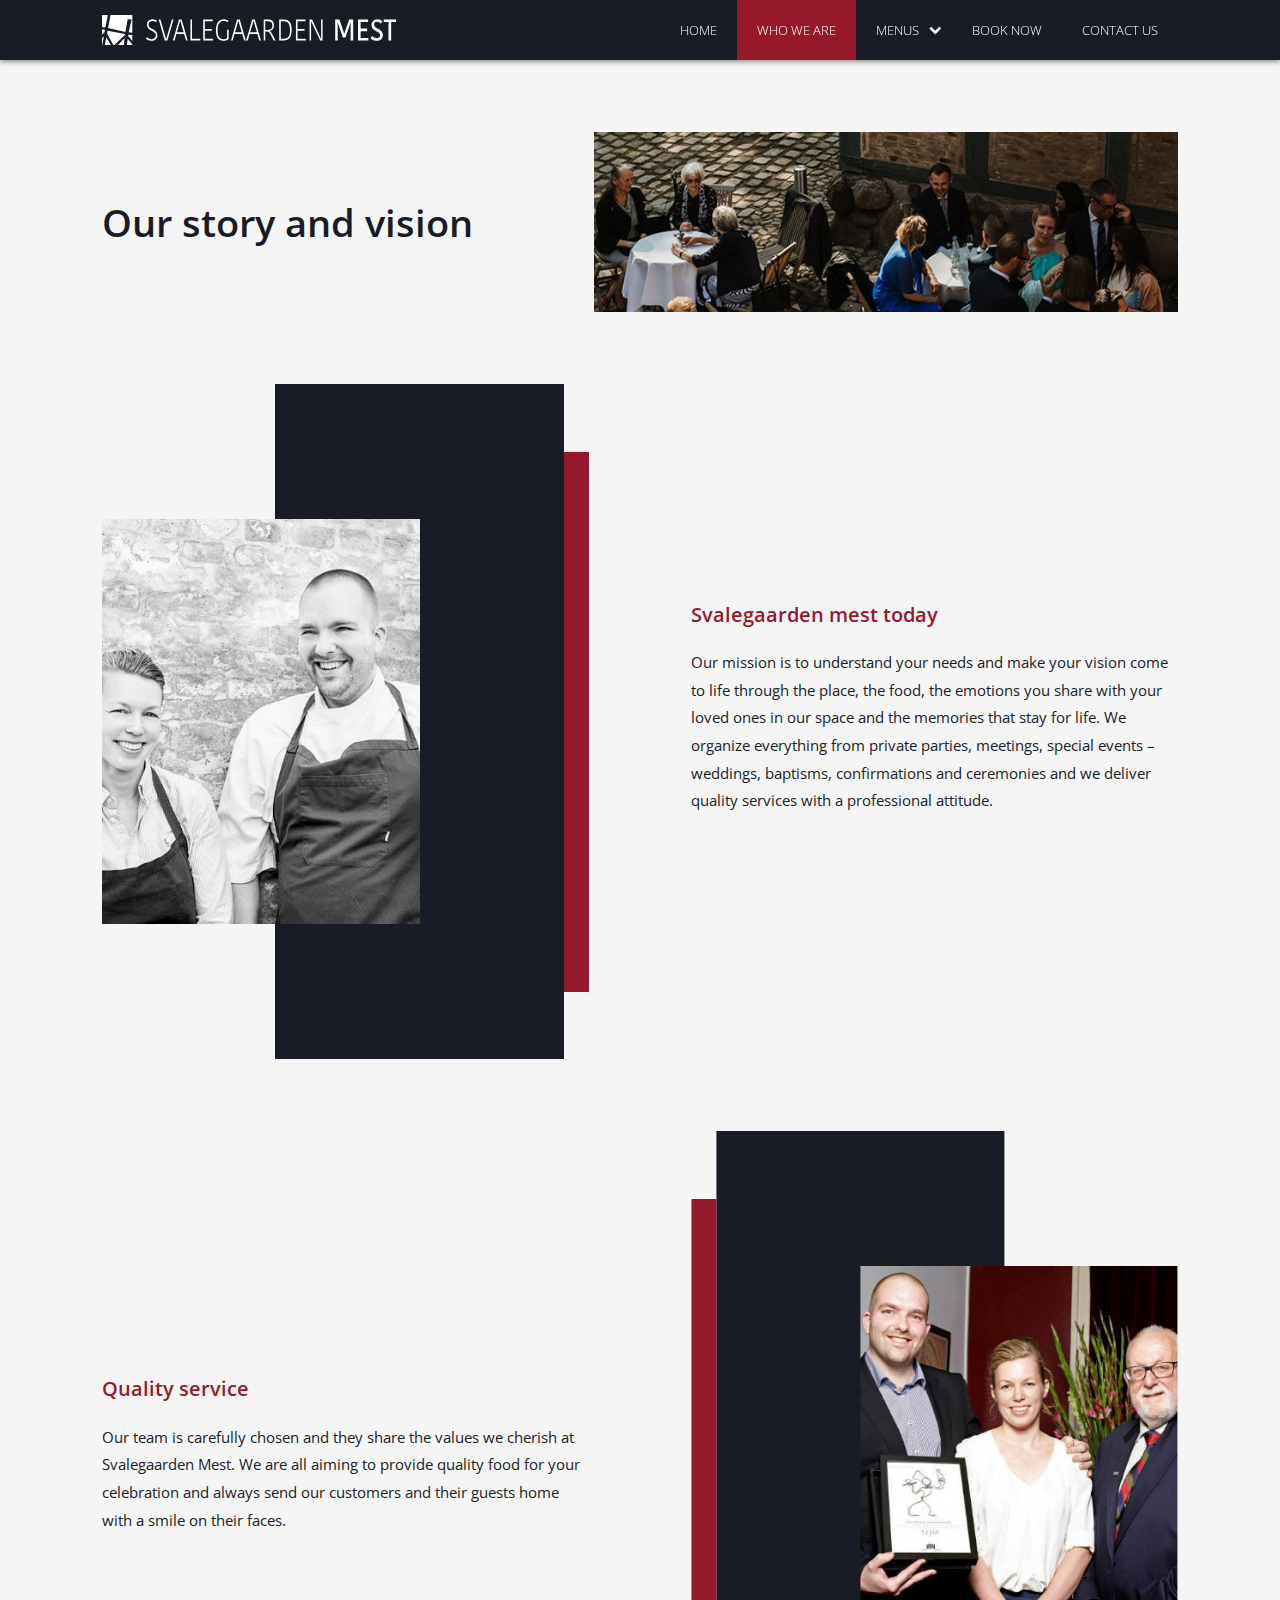
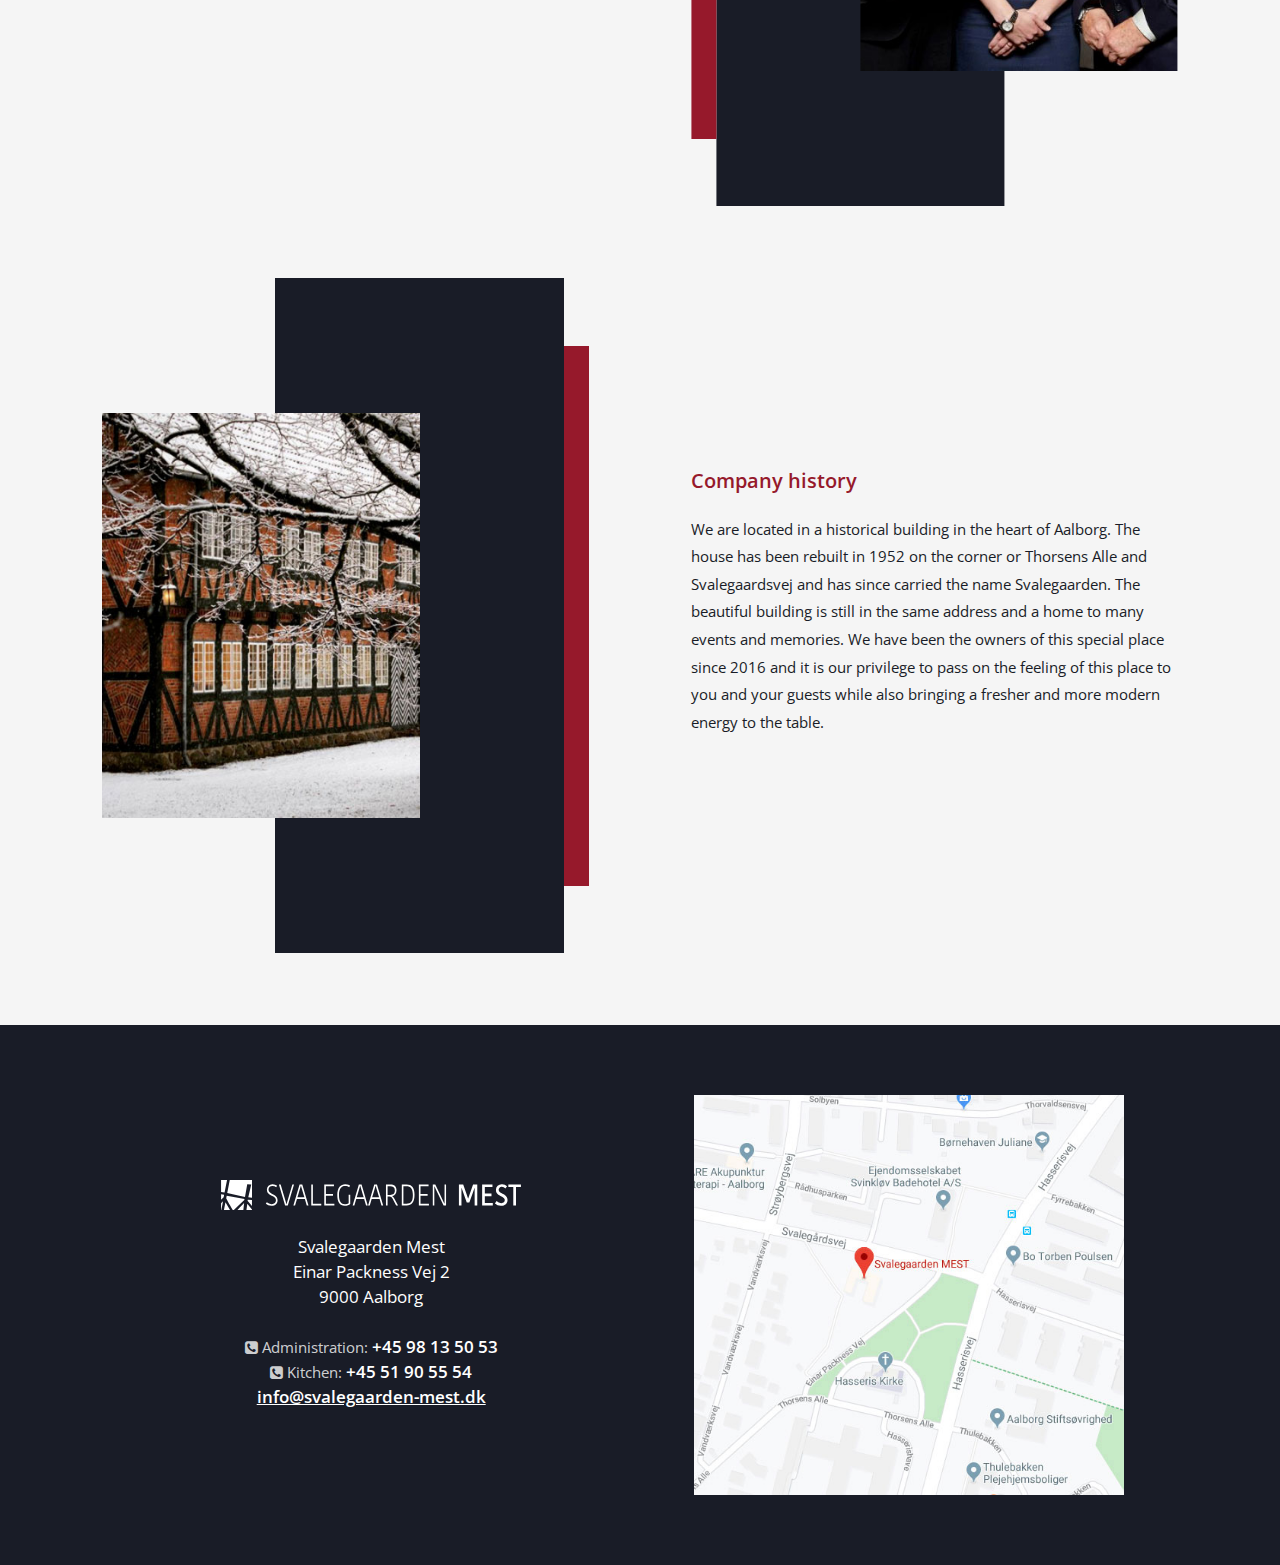
<file: whoweare.html>
<!DOCTYPE html>
<html lang="en" dir="ltr">

<head>
    <meta charset="UTF-8">
    <meta name="viewport" content="width=device-width, initial-scale = 1.0, maximum-scale = 1.0, user-scalable=no">
    <meta http-equiv="X-UA-Compatible" content="ie=edge">

    <!-- Google -->
    <meta name="title" content="Svalegaarden mest - Food is our forte. People are our passion.">
    <meta name="description"
        content="We guarantee a memorable experience accompanied by gastronomical satisfaction. We offer guidance with your event plan and are open to create something new or customize according to your needs">

    <!-- Facebook -->
    <meta property="og:title" content="Svalegaarden mest - Food is our forte. People are our passion.">
    <meta property="og:type" content="website">
    <meta property="og:image" content="assets/img/restaurant2.jpg">
    <meta property="og:url" content="http://des-iis.ucn.dk/mmdi0919/1081550/mmd1/index.html">
    <meta property="og:description"
        content="We guarantee a memorable experience accompanied by gastronomical satisfaction. We offer guidance with your event plan and are open to create something new or customize according to your needs">

    <!-- Twitter -->
    <meta property="twitter:title" content="Svalegaarden mest - Food is our forte. People are our passion.">
    <meta property="twitter:card" content="summary_large_image">
    <meta property="twitter:image" content="assets/img/restaurant2.jpg">
    <meta property="twitter:url" content="http://des-iis.ucn.dk/mmdi0919/1081550/mmd1/index.html">
    <meta property="twitter:description"
        content="We guarantee a memorable experience accompanied by gastronomical satisfaction. We offer guidance with your event plan and are open to create something new or customize according to your needs">

    <!-- Keywords -->
    <meta name="keywords"
        content="Food,Event,Birthday,Wedding,Baptism,Confirmation,Planning,Quality,Standard,Seasonal,Menu,Course,Meal,Appetizer,Welcoming,Drink,Dessert">

    <link rel="stylesheet" type="text/css" href="assets/css/reset.css">
    <!-- Source: https://gist.github.com/DavidWells/18e73022e723037a50d6 -->
    <link rel="stylesheet" type="text/css" href="assets/css/style.css">
    <!-- FontAwesome CDN by FontAwesome from https://fontawesome.com/v4.7.0/ -->
    <link rel="stylesheet" type="text/css"
        href="https://stackpath.bootstrapcdn.com/font-awesome/4.7.0/css/font-awesome.min.css">
    <link rel="shortcut icon" href="assets/img/favicon.png" type="image/x-icon">
    <link rel="icon" href="assets/img/favicon.png" type="image/x-icon">
    <link rel="canonical" href="http://des-iis.ucn.dk/mmdi0919/1081550/mmd1/whoweare.html">
    <title>Menu - Who we are | SVALEGAARDEN MEST</title>
</head>

<body>

    <!-- Navigation -->
    <header>
        <nav>
            <a href="index.html" class="logo-desktop">
                <img src="assets/img/logo.svg" id="logo-desktop" alt="Logo">
            </a>
            <a href="index.html" class="logo-mobile">
                <img src="assets/img/logo2.svg" id="logo-mobile" alt="Logo">
            </a>
            <ul class="nav-list">
                <li><a href="index.html">home</a></li>
                <li><a href="whoweare.html" class="active">who we are</a></li>
                <li><a href="#">menus<i class="fa fa-chevron-down" aria-hidden="true"></i></a>
                    <ul>
                        <li><a href="seasonal.html">seasonal</a></li>
                        <li><a href="event.html">events</a></li>
                        <li><a href="standard.html">standard</a></li>
                        <li><a href="fridays.html">fridays only</a></li>
                    </ul>
                </li>
                <li><a href="booknow.html">book now</a></li>
                <li><a href="contact.html">contact us</a></li>
            </ul>

            <!-- Mobile Nav -->
            <i class="fa fa-bars" aria-hidden="true" id="hamburger"></i>
            <i class="fa fa-times hidden" aria-hidden="true" id="cross"></i>
            <ul class="mobile-nav-list hidden" id="mobile-menu">
                <li><a href="index.html">home</a></li>
                <li><a href="whoweare.html" class="active">who we are</a></li>
                <li id="mobile-nav-menus"><a href="#">menus<i class="fa fa-chevron-down" aria-hidden="true"></i></a>
                    <ul id="mobile-nav-menus-ul" class="hidden">
                        <li><a href="seasonal.html">seasonal</a></li>
                        <li><a href="event.html">events</a></li>
                        <li><a href="standard.html">standard</a></li>
                        <li><a href="fridays.html">fridays only</a></li>
                    </ul>
                </li>
                <li><a href="booknow.html">book now</a></li>
                <li><a href="contact.html">contact us</a></li>
            </ul>
        </nav>
    </header>

    <!-- Header -->
    <section class="menu-grid">
        <h1>
            Our story and vision
        </h1>
        <div class="menu-banner about-banner"></div>
    </section>
    
    <main>
        <!-- Company today -->
        <section class="section-grid">
            <div class="section-image">
                <div class="company-image-box image-box"></div>
                <div class="blue-box"></div>
                <div class="red-line"></div>
            </div>
            <div class="section-text">
                <h2>
                    Svalegaarden mest today
                </h2>
                <p>
                    Our mission is to understand your needs and make your vision come to life through the place, the
                    food,
                    the emotions you share with your loved ones in our space and the memories that stay for life. We
                    organize everything from private parties, meetings, special events – weddings, baptisms,
                    confirmations
                    and ceremonies and we deliver quality services with a professional attitude.
                </p>
            </div>
        </section>

        <!-- Quality service -->
        <section class="section-grid-opposite">
            <div class="section-image-opposite">
                <div class="quality-image-box image-box"></div>
                <div class="blue-box"></div>
                <div class="red-line"></div>
            </div>
            <div class="section-text">
                <h2>
                    Quality service
                </h2>
                <p>
                    Our team is carefully chosen and they share the values we cherish at Svalegaarden Mest. We are all
                    aiming to provide quality food for your celebration and always send our customers and their guests
                    home
                    with a smile on their faces.
                </p>
            </div>
        </section>

        <!-- Company history -->
        <section class="section-grid">
            <div class="section-image">
                <div class="history-image-box image-box"></div>
                <div class="blue-box"></div>
                <div class="red-line"></div>
            </div>
            <div class="section-text">
                <h2>
                    Company history
                </h2>
                <p>
                    We are located in a historical building in the heart of Aalborg. The house has been rebuilt in 1952
                    on
                    the corner or Thorsens Alle and Svalegaardsvej and has since carried the name Svalegaarden. The
                    beautiful building is still in the same address and a home to many events and memories. We have been
                    the
                    owners of this special place since 2016 and it is our privilege to pass on the feeling of this place
                    to
                    you and your guests while also bringing a fresher and more modern energy to the table.
                </p>
            </div>
        </section>
    </main>

    <!-- Footer -->
    <footer>
        <div class="information">
            <a href="#"><img src="assets/img/logo.svg" id="footer-logo" alt="Footer Logo" class="footer-logo"></a>
            <div class="footer-address">
                <p>Svalegaarden Mest
                    <br>Einar Packness Vej 2
                    <br>9000 Aalborg
                </p>
            </div>
            <div class="footer-contact">
                <p><i class="fa fa-phone-square" aria-hidden="true"></i> Administration: <span>+45 98 13 50 53</span>
                    <br><i class="fa fa-phone-square" aria-hidden="true"></i> Kitchen: <span>+45 51 90 55 54</span>
                    <br><a href="mailto:info@svalegaarden-mest.dk" target="_blank"
                        rel="external nofollow"><span><u>info@svalegaarden-mest.dk</u></span></a></p>
            </div>
        </div>
        <div class="map">
            <a href="https://goo.gl/maps/yhQMyJ1Y5VYrqiHL6" target="_blank"><img src="assets/img/map.jpg" id="map" alt="Map"></a>
        </div>
    </footer>

    <script src="assets/js/mobile-menu.js"></script>
</body>

</html>
</file>
<file: assets/css/style.css>
@charset "utf-8";
@import url('https://fonts.googleapis.com/css?family=Open+Sans:300,300i,400,600,700,800&display=swap');
/* Source: https://fonts.google.com/specimen/Open+Sans */

/* Global settings */

* {
    -webkit-box-sizing: border-box;
    box-sizing: border-box;
    margin: 0;
    padding: 0;
}

:root {
    --red: #96192B;
    --dark: #191c27;
    --light: #ffffff;
    --grey: #666666;
    font-size: 16px;
}

::-webkit-scrollbar {
    width: 10px;
}

::-webkit-scrollbar-thumb {
    background: var(--red);
}

::-webkit-scrollbar-track {
    background: #dcdcdc;
}

::-webkit-scrollbar-thumb:hover {
    background: #6A0715;
}

::selection {
    color: var(--light);
    background: var(--red);
}

html {
    font-family: 'Open Sans', 'Helvetica Neue', sans-serif;
    color: var(--dark);
    height: 100%;
    margin: 0;
}

body {
    background: #F5F5F5;
    margin: 0;
    padding: 0;
    height: 100%;
    padding-top: 60px;
}

body>header {
    position: fixed;
    top: 0;
    left: 0;
    width: 100%;
    z-index: 100000;
}

a {
    text-decoration: none;
    list-style: none;
}

section {
    width: 100%;
}

.active {
    background: var(--red);
}

/* Navigation */

nav {
    background: var(--dark);
    width: 100%;
    height: 60px;
    display: -webkit-box;
    display: -ms-flexbox;
    display: flex;
    text-transform: uppercase;
    padding: 0 8%;
    position: relative;
    -webkit-box-shadow: 0px 2px 5px 0px rgba(0, 0, 0, 0.4);
    box-shadow: 0px 2px 5px 0px rgba(0, 0, 0, 0.4);
}

.logo-desktop {
    display: block;
    float: left;
    -ms-flex-item-align: center;
    align-self: center;
    position: absolute;
}

#logo-desktop {
    width: 100%;
    height: 30px;
}

.logo-mobile {
    display: none;
    float: left;
    -ms-flex-item-align: center;
    align-self: center;
    position: absolute;
}

#logo-mobile {
    width: 100%;
    height: auto;
}

.nav-list {
    -ms-flex-item-align: center;
    align-self: center;
    display: -webkit-box;
    display: -ms-flexbox;
    display: flex;
    list-style: none;
    width: 100%;
    height: 100%;
    -webkit-box-pack: end;
    -ms-flex-pack: end;
    justify-content: flex-end;
}

.nav-list li a {
    display: -webkit-box;
    display: -ms-flexbox;
    display: flex;
    color: var(--light);
    font-size: 1vw;
    height: 100%;
    -webkit-box-align: center;
    -ms-flex-align: center;
    align-items: center;
    padding: 0 20px;
    font-weight: 300;
}

.nav-list li a .fa-chevron-down {
    font-weight: 100;
    font-size: 1vw;
    -webkit-transform: translateX(10px);
    transform: translateX(10px);
}

nav>li {
    display: -webkit-box;
    display: -ms-flexbox;
    display: flex;
    height: 100%;
    -webkit-box-align: center;
    -ms-flex-align: center;
    align-items: center;
}

nav li:last-child {
    margin-right: 0;
}

nav li a:hover, li a:focus-within {
    cursor: pointer;
}

li:focus-within a {
    outline: none;
}

.nav-dropdown-item {
    position: relative;
}

.nav-list li ul {
    background: var(--dark);
    opacity: 0;
    /* min-width: 5rem; */
    position: absolute;
    display: -webkit-box;
    display: -ms-flexbox;
    display: flex;
    -webkit-box-orient: vertical;
    -webkit-box-direction: normal;
    -ms-flex-direction: column;
    flex-direction: column;
    pointer-events: none;
}

.nav-list li:hover>ul {
    opacity: 1;
    pointer-events: all;
}

.nav-list li:focus-within>ul {
    opacity: 1;
    pointer-events: all;
}

.nav-list li ul:hover {
    opacity: 1;
    pointer-events: all;
}

.nav-list li ul:focus {
    opacity: 1;
    pointer-events: all;
}

.nav-list li a:focus-within {
    background: var(--red);
    cursor: pointer;
}

.nav-list li a:hover {
    background: var(--red);
    cursor: pointer;
}

.nav-list li ul li {
    clear: both;
    width: 100%;
    height: 60px;
    list-style: none;
    border-bottom: 1px solid #50566d;
}

.nav-list li ul li a {
    font-size: 0.9vw;
}

.mobile-nav-list {
    -webkit-transition: 1s height ease-out;
    transition: 1s height ease-out;
    -webkit-box-align: center;
    -ms-flex-align: center;
    align-items: center;
    display: none;
    list-style: none;
    width: 100vw;
    height: 100%;
    -webkit-box-pack: end;
    -ms-flex-pack: end;
    justify-content: flex-end;
    color: var(--light);
}

.fa.fa-bars, .fa.fa-times {
    display: none;
    font-size: 30px;
    position: absolute;
    -ms-flex-item-align: center;
    align-self: center;
    right: 0;
    padding-right: 8%;
    z-index: 999;
    color: var(--light)
}

.mobile-nav-list a {
    color: var(--light);
}

ul.mobile-nav-list {
    display: block;
    position: absolute;
    top: 60px;
    left: 0;
    text-align: center;
    background: var(--dark);
    width: 100vw;
    height: 100%;
    font-size: 2.6vw;
}

.mobile-nav-list li:focus-within>ul {
    opacity: 1;
}

.mobile-nav-list li {
    border-bottom: 1px solid #50566d;
    background-color: var(--dark);
}

.mobile-nav-list li:last-of-type {
    border-bottom: none;
}

.mobile-nav-list li ul li:first-of-type {
    border-top: 1px solid #50566d;
}

ul.mobile-nav-list li ul li {
    background-color: rgb(255, 255, 255, 0.08);
}

.mobile-nav-list li a .fa-chevron-down {
    -webkit-transform: translateX(20px);
    transform: translateX(20px);
}

.mobile-nav-list li a {
    display: block;
    width: 100%;
    height: 100%;
    padding: 20px;
}

.mobile-nav-list li:last-of-type {
    -webkit-box-shadow: 0px 2px 5px 0px rgba(0, 0, 0, 0.4);
    box-shadow: 0px 2px 5px 0px rgba(0, 0, 0, 0.4);
}

/* Header */

.header {
    display: grid;
    grid-template-columns: 8% 1fr 1fr 8%;
    grid-template-rows: 8vh 1fr 1fr;
    grid-template-areas: ". . . ."". banner-heading banner ." ". banner-paragraph banner .";
}

.banner {
    grid-area: banner;
    background: url("../img/banner.jpg");
    background-size: cover;
    background-position: bottom center;
    min-height: calc(100vh - 8vh - 8vh - 60px);
    z-index: -2;
    position: relative;
}

.banner::after {
    content: " ";
    width: 25px;
    height: 65vh;
    right: -25px;
    bottom: 8%;
    background: var(--red);
    z-index: 999;
    position: absolute;
}

.header h1, .header p {
    z-index: 1;
    grid-column: 2 / 4;
    align-self: center;
}

.header h1 {
    grid-area: banner-heading;
    align-self: flex-end;
    font-size: 3vw;
    color: var(--dark);
    line-height: 1.2;
    font-weight: 600;
    padding-bottom: 5px;
}

.header p {
    grid-area: banner-paragraph;
    align-self: flex-start;
    font-size: 1.5vw;
    line-height: 1.2;
    color: var(--dark);
    padding-top: 5px;
}

/* The Place, The Staff, The Food */

.section-grid {
    display: grid;
    grid-template-columns: 8% 1fr 8% 1fr 8%;
    grid-template-rows: 8vh 1fr;
    grid-template-areas: ". . . . ."". image . text .";
}

.section-image {
    display: grid;
    grid-area: image;
    grid-template-columns: 6fr 5fr 5fr 25px;
}

.section-grid-opposite {
    display: grid;
    grid-template-columns: 8% 1fr 8% 1fr 8%;
    grid-template-rows: 8vh 1fr;
    grid-template-areas: ". . . . . "". text . opposite-image .";
}

.section-image-opposite {
    display: grid;
    grid-template-columns: 6fr 5fr 5fr 25px;
    grid-area: opposite-image;
    -webkit-transform: scale(-1, 1);
    transform: scale(-1, 1);
}

.staff-image-box {
    background: url("../img/staff.jpg")
}

.place-image-box {
    background: url("../img/place.jpg")
}

.food-image-box {
    background: url("../img/food.jpg")
}

/* Company today, History, Quality */

.company-image-box {
    background: url("../img/aboutcompany.jpg");
}

.quality-image-box {
    background: url("../img/aboutquality.jpg");
}

.history-image-box {
    background: url("../img/abouthistory.jpg");
}

/* --- */

.section-text {
    align-self: center;
    grid-area: text;
}

.section-text h2 {
    font-size: 1.6vw;
    color: var(--red);
    margin-bottom: 25px;
    font-weight: 600;
}

.section-text p {
    font-size: 1.2vw;
    color: var(--dark);
    line-height: 1.8;
    margin-bottom: 5%;
}

.image-box {
    height: 45vh;
    background-size: cover;
    background-position: center center;
    grid-area: image-box;
    align-self: center;
    grid-column: 1 / 3;
    z-index: 999;
}

.blue-box {
    background: var(--dark);
    min-height: 75vh;
    grid-area: blue-box;
    grid-column: 2 / 4;
}

.red-line {
    background: var(--red);
    height: 60vh;
    align-self: center;
    grid-area: red-line;
    grid-column: 4 / 5;
}

.button {
    background: transparent;
    border: 3px solid var(--dark);
    padding: 14px 40px;
    font-size: 1.1vw;
    text-transform: uppercase;
    font-weight: 600;
}

.section-text a {
    color: var(--dark);
}

.button:hover {
    background: var(--dark);
    color: var(--light);
    -webkit-transition: 0.4s ease-in-out;
    transition: 0.4s ease-in-out;
}

.button:active {
    background: #2e3449;
    color: var(--light);
}

/* Testimonials */

.testimonial-grid {
    display: grid;
    grid-template-columns: 8% 92px 1fr 1fr 92px 1fr 1fr 8%;
    grid-template-rows: 0px 1fr 1fr 1fr 1fr 0px;
}

.testimonial-grid h2 {
    font-size: 2vw;
    font-weight: lighter;
    color: var(--dark);
    margin-bottom: 25px;
    text-align: center;
    align-self: center;
    grid-column: 4 / 7;
    grid-row: 2 / 3;
}

.testimonial-box {
    grid-area: text;
    justify-self: start;
    margin-top: 30px;
}

.testimonial-box:last-child {
    margin-bottom: 20px;
}

.testimonial-box p {
    font-size: 1.1vw;
    font-style: italic;
    color: var(--dark);
    line-height: 1.9;
    padding-bottom: 30px;
    font-weight: bolder;
}

.testimonial-box h4 {
    font-size: 1.1vw;
    color: rgb(172, 172, 172);
    font-weight: bolder;
    margin: 0;
}

.border {
    background: var(--red);
    width: 120px;
    height: 5px;
    margin-bottom: 30px;
}

.testimonial1 {
    grid-column: 3 / 5;
    grid-row: 3 / 4;
}

.testimonial2 {
    grid-column: 6 / 8;
    grid-row: 4 / 5;
}

.testimonial3 {
    grid-column: 3 / 5;
    grid-row: 5 / 6;
}

#quote1 {
    grid-column: 2 / 3;
    grid-row: 3 / 4;
}

#quote2 {
    grid-column: 5 / 6;
    grid-row: 4 / 5;
}

#quote3 {
    grid-column: 2 / 3;
    grid-row: 5 / 6;
}

.testimonial-grid #quote1, .testimonial-grid #quote2, .testimonial-grid #quote3 {
    font-size: 4vw;
    color: rgb(202, 202, 202);
}

/* Footer */

footer {
    background: var(--dark);
    display: grid;
    grid-template-columns: 8% 1fr 1fr 8%;
    grid-template-areas: ". information map .";
    justify-items: center;
    -webkit-box-align: center;
    -ms-flex-align: center;
    align-items: center;
    text-align: center;
    min-height: 60vh;
    margin-top: 8vh;
    padding: 5% 0;
}

.information {
    grid-area: information;
    display: grid;
    grid-template-rows: auto auto auto;
    grid-template-columns: auto;
    grid-template-areas: "footer-logo""footer-address""footer-contact";
}

.footer-logo {
    grid-area: footer-logo;
}

#footer-logo {
    width: 100%;
    height: auto;
}

.footer-address {
    grid-area: footer-address;
    color: var(--light);
    font-size: 1.3vw;
    padding: 25px 0 0 0;
}

.footer-contact {
    grid-area: footer-contact;
    color: var(--light);
    font-size: 1.3vw;
    padding: 25px 0 0 0;
}

.footer-contact a {
    color: var(--light);
}

.map {
    grid-area: map;
}

#map {
    width: 80%;
    height: auto;
}

footer p, footer a {
    line-height: 1.5;
}

.footer-contact p {
    font-size: 1.15vw;
    color: rgb(255, 255, 255, 0.8);
}

footer span {
    font-size: 1.3vw;
    color: var(--light);
    font-weight: 600;
}

/* Who we are - Header */

.menu-grid {
    display: grid;
    grid-template-columns: 8% 2fr 8% 3fr 8%;
    grid-template-rows: 8vh 1fr;
    grid-template-areas: ". . . . ."". menu-header . menu-banner .";
}

.menu-banner {
    grid-area: menu-banner;
    min-height: 20vh;
}

.about-banner {
    background: url("../img/whowearebanner.jpg");
    background-size: cover;
    background-position: center center;
}

.menu-grid h1 {
    width: 100%;
    grid-area: menu-header;
    font-size: 3vw;
    font-weight: 600;
    color: var(--dark);
    z-index: 1;
    grid-column: 2 / 4;
    align-self: center;
}

/* Menu - Events */

.event-banner {
    background: url("../img/event-banner.jpg");
    background-size: cover;
    background-position: center center;
}

.seasonal-banner {
    background: url("../img/seasonal-banner.jpg");
    background-size: cover;
    background-position: top center;
}

.standard-banner {
    background: url("../img/standard-banner.jpg");
    background-size: cover;
    background-position: bottom center;
}

/* Menu - Events - Menu */

.event-grid {
    display: grid;
    grid-template-columns: 8% 2fr 8% 3fr 8%;
    grid-template-rows: 8vh auto auto 0px;
}

.event-grid .booknow {
    grid-area: reserve;
}

.menu {
    background: var(--light);
    width: 100%;
    grid-column: 2 / 3;
    grid-row: 2 / 3;
    -webkit-box-shadow: 0px 2px 5px 0px rgba(0, 0, 0, 0.2);
    box-shadow: 0px 2px 5px 0px rgba(0, 0, 0, 0.2);
}

.menu::after {
    background: var(--red);
    width: 20vw;
    height: 15px;
    left: 13%;
    z-index: 999;
    position: absolute;
    content: " ";
}

.menu ul {
    text-decoration: none;
    list-style: none;
    width: 100%;
    font-size: 1.4vw;
    line-height: 2;
    text-transform: uppercase;
}

.menu-accordion {
    text-decoration: none;
    list-style: none;
    width: 100%;
    display: -webkit-box;
    display: -ms-flexbox;
    display: flex;
    -webkit-box-orient: vertical;
    -webkit-box-direction: normal;
    -ms-flex-direction: column;
    flex-direction: column;
    -webkit-box-align: left;
    -ms-flex-align: left;
    align-items: left;
    font-size: 1.4vw;
    line-height: 2;
    text-transform: uppercase;
}

.menu ul li p {
    text-transform: none;
}

.unuppercase {
    text-transform: none;
}

.menu ul li {
    text-align: center;
    position: relative;
    padding: 10px;
    cursor: pointer;
}

.menu ul .fa-chevron-down {
    position: absolute;
    right: 8vw;
    top: 1.3vw;
    color: var(--grey);
    -webkit-transition: 0.5s -webkit-transform ease-in;
    transition: 0.5s -webkit-transform ease-in;
    transition: 0.5s transform ease-in;
    transition: 0.5s transform ease-in, 0.5s -webkit-transform ease-in;
    /* padding-left: 100px; */
}

.menu-selected .fa-chevron-down {
    color: var(--red);
    -webkit-transform: rotateX(-180deg);
    transform: rotateX(-180deg);
}

.menu li a {
    color: var(--grey);
    font-size: 1.1vw;
}

.menu ul li a:hover {
    color: var(--red);
    /* border-bottom: 1px var(--red) solid; */
}

.menu li a.menu-selected {
    color: var(--red);
    font-size: 1.4vw;
}

.menu ul li::after {
    background: #d4d4d4;
    width: 50px;
    height: 1px;
    content: " ";
    position: absolute;
    z-index: 999;
    left: 50%;
    bottom: 0px;
    margin-left: -25px;
}

.menu ul li:last-of-type::after {
    height: 0;
    width: 0;
}

.menu-list {
    background: var(--light);
    -webkit-box-shadow: 0px 2px 5px 0px rgba(0, 0, 0, 0.2);
    box-shadow: 0px 2px 5px 0px rgba(0, 0, 0, 0.2);
    width: 100%;
    height: min-content;
    grid-column: 4 / 5;
    grid-row: 2 / 4;
    display: -webkit-box;
    display: -ms-flexbox;
    display: flex;
    -webkit-box-orient: vertical;
    -webkit-box-direction: normal;
    -ms-flex-direction: column;
    flex-direction: column;
    -webkit-box-align: left;
    -ms-flex-align: left;
    align-items: left;
    position: relative;
    padding: 0 8%;
}

.menu-list::after {
    background: var(--red);
    width: 30vw;
    height: 15px;
    left: 50%;
    margin-left: -15vw;
    bottom: -15px;
    z-index: 999;
    position: absolute;
    content: " ";
}

.menu p {
    font-size: 0.9vw;
    text-align: center;
}

.event1, .event2, .event3, .event4, .event5, .event6, .event7, .event8, .event9 {
    /* display: grid; */
    /* padding: 40px; */
    /* text-align: center; */
    -webkit-transition: 0.5s opacity ease-out;
    transition: 0.5s opacity ease-out;
    opacity: 0;
}

.menu-open {
    -webkit-transition: 0.5s opacity ease-out;
    transition: 0.5s opacity ease-out;
    opacity: 1;
}

.menu-list h2 {
    grid-area: menu-list-header;
    color: var(--red);
    font-size: 2vw;
    font-weight: 600;
    justify-self: left;
    align-self: center;
    margin: 40px 0;
    text-transform: capitalize;
}

.menu-list h4 {
    color: var(--red);
    font-size: 1vw;
    -webkit-transform: translateX(10px);
    transform: translateX(10px);
    margin-top: 10px;
    text-align: left;
}

.menu-list ul li {
    color: var(--dark);
    font-size: 1vw;
    margin: 0;
    padding: 10px;
    line-height: 1.7;
}

/* Contact */

.contact-banner {
    background: url("../img/contactbanner.jpg");
    background-size: cover;
    background-position: center center;
}

.form-left {
    grid-area: form-left;
}

.form-right {
    grid-area: form-right;
}

.contact-grid {
    display: grid;
    grid-template-columns: 8% 1fr 8% 1fr 8%;
    grid-template-rows: 8vh 8vh 8vh 1fr 8vh 8vh auto;
    grid-template-areas: ". . . . ." ". headline headline headline ." ". . . . ." ". form-left . form-right ." ". . . . ." ". form-submit form-submit form-submit ." ". . . . .";
}

#contact h2 {
    font-size: 1.6vw;
    color: var(--red);
    margin-bottom: 25px;
    grid-area: headline;
}

.pop-up {
    font-size: 1vw;
    line-height: 1.4;
    background: var(--light);
    position: fixed;
    text-align: center;
    right: 30px;
    bottom: 30px;
    padding: 20px 30px;
    -webkit-box-shadow: 0px 2px 5px 0px rgba(0, 0, 0, 0.2);
    box-shadow: 0px 2px 5px 0px rgba(0, 0, 0, 0.2);
}

.pop-up.success-pop-up {
    color: green;
}

.pop-up.error-pop-up {
    color: #da1111;
}

input, select {
    display: block;
    border: none;
    padding: 20px;
    width: 100%;
    font-style: italic;
    margin-bottom: 20px;
    font-size: 1vw;
    font-family: 'Open Sans';
    font-weight: 600;
}

input[type=radio] {
    margin-bottom: 0;
    display: initial;
    width: initial;
    height: initial;
}

.radio-header {
    font-size: 1.2vw;
    margin-left: 20px;
    font-weight: 300;
}

.radio-wrap {
    display: inline-block;
    padding: 20px;
}

.radio-wrap input[type=radio] {
    display: none;
}

.radio-wrap label:before {
    content: "";
    display: inline-block;
    /* position: relative; */
    top: 50%;
    /* margin: 0 5px 0 0; */
    width: 2vw;
    ;
    height: 2vw;
    ;
    border-radius: 2vw;
    /* border: 1px solid var(--grey); */
    background-color: var(--light);
    -webkit-box-shadow: 0px 2px 5px 0px rgba(0, 0, 0, 0.2);
    box-shadow: 0px 2px 5px 0px rgba(0, 0, 0, 0.2);
}

.radio-wrap label {
    position: relative;
}

.radio-wrap input[type='radio']:checked+span {
    border-radius: 1.3vw;
    width: 1.3vw;
    height: 1.3vw;
    position: absolute;
    top: -0.2vw;
    left: 0.35vw;
    display: block;
    background-color: var(--red);
}

label {
    font-weight: 300;
    margin-left: 20px;
    font-size: 1.3vw;
}

label[for='radioFriday'] {
    margin-left: 0px;
}

.empty {
    color: #999;
}

input[type=submit] {
    background-color: var(--red);
    color: var(--light);
    grid-area: form-submit;
    place-self: center;
    width: 20%;
    text-transform: uppercase;
    font-style: normal;
    font-size: 1.3vw;
    cursor: pointer;
}

input[type=submit]:hover {
    background-color: #d6324a;
    transition: 0.2s background-color ease-out;
}

input::-webkit-input-placeholder {
    color: #999;
}

input:-ms-input-placeholder {
    color: #999;
}

input::-ms-input-placeholder {
    color: #999;
}

input::placeholder {
    color: #999;
}

input[type=date]:invalid::-webkit-datetime-edit {
    color: #999;
}

textarea#message {
    resize: none;
    display: block;
    border: none;
    padding: 20px;
    height: 85%;
    width: 100%;
    font-family: 'Open Sans', sans-serif;
    font-size: 1vw;
    color: #000000;
    font-style: italic;
    margin-bottom: 20px;
}

#bookingFormFriday, #bookingFormEvent, .error {
    -webkit-transition: 0.3s opacity ease-out;
    transition: 0.3s opacity ease-out;
    opacity: 1;
}

#bookingFormFriday.fade-out, #bookingFormEvent.fade-out {
    opacity: 0;
    pointer-events: none;
}

/* Restaurant */

.restaurant-banner {
    background: url("../img/restaurant.jpg");
    background-size: cover;
    background-position: top center;
}

.restaurant-image-box {
    background: url("../img/restaurant2.jpg");
    background-size: cover;
}

.booknow-banner {
    background: url("../img/booknow.jpg");
    background-size: cover;
    background-position: center center;
}

.fridays {
    text-align: center;
    list-style: none;
}

.booknow {
    text-align: center;
    background: var(--dark);
    color: var(--light);
    padding: 20px 30px;
    -webkit-box-pack: center;
    -ms-flex-pack: center;
    justify-content: center;
    justify-self: center;
    margin: 30px 0;
    font-size: 1.4vw;
    text-transform: uppercase;
    width: 50%;
    -ms-flex-item-align: center;
    align-self: center;
}

.booknow:hover {
    background-color: #353b50;
    transition: 0.2s background-color ease-out;
}

.form-grid {
    display: grid;
    grid-template-columns: 8% 2fr 8% 3fr 8%;
    grid-template-rows: 8vh auto auto 0px;
    grid-template-areas: ". . . . ."". form-left . form-right ."". . . . .";
}

.event-grid {
    display: grid;
    grid-template-columns: 8% 2fr 8% 3fr 8%;
    grid-template-rows: 8vh auto auto 0px;
    grid-template-areas: ". . . . ."". menu . menu-list ."". . . menu-list ."". . . . .";
}

#form input[type=submit] {
    width: 100%;
    margin-bottom: 0;
}

#form {
    grid-column: 2 / 3;
    grid-row: 2 / 3;
}

.error {
    color: #da1111;
    margin-bottom: 20px;
    height: 16px;
    overflow: hidden;
    -webkit-transition: 0.3s ease-in-out;
    transition: 0.3s ease-in-out;
}

.error.fade-out {
    height: 0;
    margin: 0;
}

.hidden {
    display: none !important;
}

.fade-out {
    opacity: 0;
}

.menu ul li p {
    height: 0;
    overflow: hidden;
    -webkit-transition: 0.5s height ease-out;
    transition: 0.5s height ease-out;
}

.menu ul li.menu-selected p {
    height: 60px;
}

.menu ul li.menu-selected a {
    color: var(--red);
    font-size: 1.4vw;
}

/* Responsive design */

@media screen and (max-width: 1600px) {
    #successMessage {
        font-size: 1.4w;
    }
}

@media screen and (max-width: 1024px) {
    /* Navigation */
    .nav-list {
        display: none;
    }
    .mobile-nav-list {
        display: -webkit-box;
        display: -ms-flexbox;
        display: flex;
    }
    .fa.fa-bars, .fa.fa-times {
        display: block;
    }
    /* Header */
    .header {
        display: grid;
        -webkit-box-orient: vertical;
        -webkit-box-direction: normal;
        -ms-flex-direction: column;
        flex-direction: column;
        background: url("../img/banner.jpg");
        background-size: cover;
        background-position: bottom center;
        min-height: 60vh;
        -webkit-box-pack: center;
        -ms-flex-pack: center;
        justify-content: center;
        grid-template-rows: 1fr 3% 1fr;
        grid-template-columns: 8% 1fr 8%;
    }
    .banner {
        display: none;
    }
    .banner::after {
        display: none;
    }
    .header h1, .header p {
        z-index: 1;
        color: var(--light);
        text-shadow: 5px 5px 10px black;
    }
    .header h1 {
        font-size: 8vw;
        line-height: 1.2;
        grid-row: 1 / 2;
        grid-column: 2 / 3;
    }
    .header p {
        font-size: 4.5vw;
        grid-row: 3 / 4;
        grid-column: 2 / 3;
    }
    /* The Place, The Staff, The Food */
    .section-grid {
        grid-template-columns: 8% 1fr 8%;
        grid-template-rows: 8vh auto 8% auto 8vh;
        grid-template-areas: ". . ."". text ."". . ."". image ."". . .";
    }
    .section-image {
        grid-template-columns: 6fr 5fr 4fr 25px;
    }
    .section-grid-opposite {
        grid-template-columns: 8% 1fr 8%;
        grid-template-rows: 8vh auto 8% auto 8vh;
        grid-template-areas: ". . ."". text ."". . ."". opposite-image ."". . .";
    }
    .section-image-opposite {
        grid-template-columns: 6fr 5fr 4fr 25px;
    }
    .section-text h2 {
        font-size: 4vw;
        margin-bottom: 4%;
    }
    .pop-up {
        width: 80%;
        right: 10%;
    }
    .section-text p, .pop-up {
        font-size: 2.5vw;
    }
    .button {
        font-size: 2.5vw;
    }
    .image-box {
        height: 40vh;
    }
    .blue-box {
        min-height: 65vh;
    }
    .red-line {
        height: 52vh;
    }
    /* Testimonials */
    .testimonial-grid {
        grid-template-columns: 8% 92px 1fr 8%;
        grid-template-rows: 8vh auto auto auto auto;
    }
    .testimonial-grid h2 {
        font-size: 4vw;
        grid-column: 2 / 4;
        grid-row: 2 / 3;
    }
    .testimonial-box {
        margin-top: 20px;
    }
    .testimonial-box:last-child {
        margin-bottom: 0
    }
    .testimonial-box p {
        font-size: 2.5vw;
    }
    .testimonial-box h4 {
        font-size: 2.5vw;
        margin-bottom: 30px;
    }
    .testimonial1 {
        grid-column: 3 / 4;
        grid-row: 3 / 4;
    }
    .testimonial2 {
        grid-column: 3 / 4;
        grid-row: 4 / 5;
    }
    .testimonial3 {
        grid-column: 3 / 4;
        grid-row: 5 / 6;
    }
    #quote1 {
        grid-column: 2 / 3;
        grid-row: 3 / 4;
    }
    #quote2 {
        grid-column: 2 / 3;
        grid-row: 4 / 5;
    }
    #quote3 {
        grid-column: 2 / 3;
        grid-row: 5 / 6;
    }
    .testimonial-grid #quote1, .testimonial-grid #quote2, .testimonial-grid #quote3 {
        font-size: 7vw;
        color: rgb(202, 202, 202);
    }
    /* Footer */
    footer {
        grid-template-columns: 8% 1fr 8%;
        grid-template-rows: 4vh 1fr 8vh 1fr 8vh;
        grid-template-areas: ". . ."". information ."". . ."". map ."". . .";
    }
    .footer-address {
        font-size: 3vw;
    }
    .footer-contact {
        font-size: 3vw;
    }
    .footer-contact p {
        font-size: 3vw;
    }
    footer span {
        font-size: 3.3vw;
    }
    /* Who we are - Header */
    .menu-grid {
        display: -webkit-box;
        display: -ms-flexbox;
        display: flex;
        background: url("../img/whowearebanner.jpg");
        background-size: cover;
        background-position: center center;
    }
    .event-banner-mobile {
        background: url("../img/event-banner.jpg");
        background-size: cover;
        background-position: center center;
    }
    .seasonal-banner-mobile {
        background: url("../img/seasonal-banner.jpg");
        background-size: cover;
        background-position: top center;
    }
    .standard-banner-mobile {
        background: url("../img/standard-banner.jpg");
        background-size: cover;
        background-position: bottom center;
    }
    .contact-banner-mobile {
        background: url("../img/contactbanner.jpg");
        background-size: cover;
        background-position: center center;
    }
    .restaurant-banner-mobile {
        background: url("../img/restaurant.jpg");
        background-size: cover;
        background-position: top center;
    }
    .booknow-banner-mobile {
        background: url("../img/booknow.jpg");
        background-size: cover;
        background-position: center center;
    }
    .menu-banner {
        min-height: 30vh;
    }
    .menu-grid h1 {
        font-size: 6vw;
        color: var(--light);
        z-index: 1;
        -ms-flex-item-align: center;
        align-self: center;
        position: absolute;
        text-align: center;
        text-shadow: 5px 5px 10px black;
    }
    /* Contact */
    .contact-grid {
        grid-template-columns: 8% 1fr 8%;
        grid-template-rows: 8vh auto 8vh auto 8vh auto auto 8vh;
        grid-template-areas: ". . ."". headline ."". . ."". form-left ."". . ."". form-right ."". form-submit ."". success ."". . .";
    }
    #contact h2 {
        font-size: 4.5vw;
    }
    #successMessage {
        font-size: 3.5vw;
    }
    input, select {
        height: 20%;
        font-size: 3vw;
    }
    label {
        font-size: 3vw;
    }
    input[type=submit] {
        width: 100%;
        height: 100%;
        font-size: 4vw;
    }
    textarea#message {
        height: 50vh;
        font-size: 3vw;
    }
    .radio-header {
        font-size: 3vw;
    }
    .radio-wrap label:before {
        top: 50%;
        width: 4vw;
        height: 4vw;
        border-radius: 4vw;
    }
    .radio-wrap input[type='radio']:checked+span {
        border-radius: 2.8vw;
        width: 2.8vw;
        height: 2.8vw;
        top: 0.9vw;
        left: 0.6vw;
    }
    /* Menu - Events - Menu */
    .event-grid {
        grid-template-columns: 8% 1fr 8%;
        grid-template-rows: 8vh auto 8vh auto 8vh auto;
    }
    .menu {
        grid-column: 2 / 3;
        grid-row: 2 / 3;
    }
    .menu::after {
        width: 60vw;
        height: 15px;
        left: calc(50% - 30vw);
    }
    .menu ul {
        font-size: 3vw;
    }
    .menu ul .fa-chevron-down {
        top: 3vw;
    }
    .menu li a {
        font-size: 3.5vw;
    }
    .menu li a.menu-selected {
        font-size: 3.5vw;
    }
    .menu ul li::after {
        width: 120px;
        left: 50%;
        margin-left: -60px;
    }
    .menu-list {
        grid-column: 2 / 3;
        grid-row: 4 / 5;
    }
    .menu-list::after {
        width: 60vw;
        margin-left: -30vw;
    }
    .menu p {
        font-size: 2.5vw;
    }
    .menu-list h2 {
        font-size: 5vw;
    }
    .menu-list h4 {
        font-size: 3vw;
    }
    .menu-list ul li {
        font-size: 2.5vw;
    }
    /* Restaurant */
    .booknow {
        margin-top: 4vh;
        font-size: 3.5vw;
    }
    .form-grid {
        grid-template-columns: 8% 2fr 8% 3fr 8%;
        grid-template-rows: 8vh auto auto 0px;
        grid-template-areas: ". . . . ."". form-left . form-right ."". . . . .";
    }
    #form input[type=submit] {
        width: 100%;
        margin-bottom: 0;
    }
    #form {
        grid-column: 2 / 3;
        grid-row: 6 / 7;
    }
    .menu ul li.menu-selected p {
        height: 100px;
    }
    .menu ul li.menu-selected a {
        font-size: 4vw;
    }
    #successMessage {
        font-size: 2vw;
    }
}

@media screen and (min-width: 800px) and (max-width: 1023px) {
    /* Header */
    .header h1 {
        font-size: 5vw;
    }
    .header p {
        font-size: 4vw;
        margin-top: 6%;
    }
    /* Testimonials */
    .testimonial-box p {
        font-size: 2vw;
    }
    .testimonial-box h4 {
        font-size: 2vw;
    }
    /* Footer */
    footer span {
        font-size: 2.5vw;
    }
    .footer-contact p {
        font-size: 2.5vw;
    }
    footer p, footer a {
        font-size: 2.5vw;
    }
    /* Section */
    .section-text h2 {
        font-size: 3vw;
    }
    .section-text p, .pop-up {
        font-size: 2vw;
    }
    /* Menu */
    .menu-grid h1 {
        font-size: 4vw;
    }
    .menu li a {
        font-size: 2.6vw;
    }
    .menu ul li.menu-selected a {
        font-size: 3vw;
    }
    .menu-list h2 {
        font-size: 3.5vw;
    }
    .menu-list h4 {
        font-size: 2.4vw;
    }
    .menu-list ul li, .menu ul li.menu-selected p {
        font-size: 2vw;
    }
    .booknow {
        font-size: 3vw;
    }
    /* Contact */
    #contact h2 {
        font-size: 2.8vw;
    }
    label {
        font-size: 2.6vw;
    }
    input[type=submit] {
        font-size: 2.8vw;
    }
    input, select {
        height: 20%;
        font-size: 2.3vw;
    }
    .radio-wrap input[type='radio']:checked+span {
        top: -0.3vw;
    }
    #successMessage {
        font-size: 3vw;
    }
}

@media screen and (max-width: 600px) {
    ul.mobile-nav-list {
        font-size: 3vw;
    }
    /* Header */
    .header h1 {
        font-size: 9vw;
    }
    .header p {
        font-size: 5vw;
        margin-top: 10%;
    }
    /* The Place, The Staff, The Food */
    .section-text h2 {
        font-size: 4.5vw;
    }
    .section-text p, .pop-up {
        font-size: 3vw;
    }
    .button {
        font-size: 2.5vw;
    }
    .image-box {
        height: 35vh;
    }
    .blue-box {
        min-height: 60vh;
    }
    .red-line {
        height: 47vh;
    }
    /* Testimonials */
    .testimonial-grid {
        grid-template-columns: 8% 60px 1fr 8%;
    }
    .testimonial-grid h2 {
        font-size: 4.5vw;
    }
    .testimonial-box {
        margin-top: 15px;
    }
    .testimonial-grid #quote1, .testimonial-grid #quote2, .testimonial-grid #quote3 {
        font-size: 8vw;
    }
    .testimonial-box p {
        font-size: 3vw;
        padding-bottom: 15px;
    }
    .testimonial-box h4 {
        font-size: 3vw;
        margin-bottom: 15px;
    }
    .border {
        margin: 0 0 15px 0;
    }
    /* Footer */
    .footer-address {
        font-size: 3.5vw;
    }
    .footer-contact {
        font-size: 3.5vw;
    }
    .footer-contact p {
        font-size: 3.5vw;
    }
    footer span {
        font-size: 3.8vw;
    }
    /* Who we are - Header */
    .menu-grid h1 {
        font-size: 9vw;
    }
    /* Contact */
    #contact h2 {
        font-size: 5vw;
    }
    #successMessage {
        font-size: 4vw;
    }
    label {
        font-size: 4.5vw;
    }
    input[type=submit] {
        font-size: 4.5vw;
        margin-bottom: 0;
    }
    textarea#message {
        font-size: 3.5vw;
    }
    .radio-header {
        font-size: 4.5vw;
    }
    .radio-wrap input[type='radio']:checked+span {
        top: 1.3vw;
    }
    /* Menu - Events - Menu */
    .menu ul {
        font-size: 3.5vw;
    }
    .menu li a {
        font-size: 4vw;
    }
    .menu li a.menu-selected {
        font-size: 4vw;
    }
    .menu p {
        font-size: 3vw;
    }
    .menu-list h2 {
        font-size: 6vw;
    }
    .menu-list h4 {
        font-size: 4vw;
    }
    .menu-list ul li {
        font-size: 3vw;
    }
    /* Restaurant */
    .booknow {
        font-size: 4vw;
    }
    .menu ul li.menu-selected p {
        height: 8vh;
    }
    .menu ul li.menu-selected a {
        font-size: 5vw;
    }
    #successMessage {
        font-size: 4vw;
    }
}

@media screen and (max-width: 500px) {
    ul.mobile-nav-list {
        font-size: 3.5vw;
    }
    /* Header */
    .header p {
        font-size: 5.5vw;
    }
    /* The Place, The Staff, The Food */
    .section-text h2 {
        font-size: 5vw;
    }
    .section-text p, .pop-up {
        font-size: 3.5vw;
    }
    .button {
        font-size: 3vw;
    }
    .image-box {
        height: 33vh;
    }
    .blue-box {
        min-height: 57vh;
    }
    .red-line {
        height: 44vh;
    }
    /* Testimonials */
    .testimonial-grid h2 {
        font-size: 5.5vw;
    }
    .testimonial-grid #quote1, .testimonial-grid #quote2, .testimonial-grid #quote3 {
        font-size: 10vw;
    }
    .testimonial-box p {
        font-size: 3.5vw;
    }
    .testimonial-box h4 {
        font-size: 3.5vw;
    }
    /* Footer */
    .footer-address {
        font-size: 4vw;
    }
    .footer-contact {
        font-size: 4vw;
    }
    #map {
        width: 80%;
    }
    #footer-logo {
        width: 100%;
    }
    .footer-contact p {
        font-size: 4vw;
    }
    footer span {
        font-size: 4.3vw;
    }
    /* Contact */
    #contact h2 {
        font-size: 5.5vw;
    }
    #successMessage {
        font-size: 4vw;
    }
    label {
        font-size: 5vw;
    }
    input[type=submit] {
        font-size: 5vw;
    }
    textarea#message {
        font-size: 4vw;
    }
    .radio-wrap input[type='radio']:checked+span {
        top: 2vw;
    }
    /* Menu - Events - Menu */
    .menu ul .fa-chevron-down {
        right: 8.5vw;
    }
    .menu li a {
        font-size: 4.5vw;
    }
    .menu li a.menu-selected {
        font-size: 4.5vw;
    }
    .menu p {
        font-size: 3.5vw;
    }
    .menu-list h2 {
        font-size: 6.5vw;
    }
    .menu-list h4 {
        font-size: 4.5vw;
    }
    .menu-list ul li {
        font-size: 3.5vw;
    }
    /* Restaurant */
    .booknow {
        font-size: 4.5vw;
        width: 60%;
    }
    .menu ul li.menu-selected p {
        height: 7vh;
    }
    .menu ul li.menu-selected a {
        font-size: 5.5vw;
    }
}

@media screen and (max-width: 414px) {
    /* Navigation */
    .logo-desktop {
        width: 60%;
    }
    .fa.fa-bars, .fa.fa-times {
        font-size: 8vw;
    }
    ul.mobile-nav-list {
        font-size: 4vw;
    }
    /* Header */
    .header h1 {
        font-size: 9vw;
    }
    .header p {
        font-size: 4.7vw;
    }
    /* The Place, The Staff, The Food */
    .section-text h2 {
        margin-bottom: 4%;
    }
    .button {
        padding: 10px 30px;
    }
    .image-box {
        height: 30vh;
    }
    .blue-box {
        min-height: 55vh;
    }
    .red-line {
        height: 43vh;
    }
    .testimonial-grid {
        grid-template-columns: 8% 35px 1fr 8%;
    }
    .testimonial-grid #quote1, .testimonial-grid #quote2, .testimonial-grid #quote3 {
        font-size: 7vw;
        padding-top: 13px;
    }
    .testimonial-grid h2 {
        font-size: 4.5vw;
    }
    .testimonial-box {
        margin-top: 20px;
    }
    .testimonial-box p {
        font-size: 3vw;
        padding-bottom: 10px;
    }
    .testimonial-box h4 {
        font-size: 3vw;
        margin-bottom: 10px;
    }
    .border {
        margin-bottom: 10px;
    }
    /* Footer */
    .footer-address {
        font-size: 3.5vw;
    }
    .footer-contact {
        font-size: 3.5vw;
    }
    .footer-contact p {
        font-size: 3.5vw;
    }
    footer span {
        font-size: 3.8vw;
    }
    /* Contact */
    #contact h2 {
        font-size: 4.5vw;
    }
    #successMessage {
        font-size: 3.5vw;
    }
    input, select {
        font-size: 3.5vw;
    }
    label {
        font-size: 4.5vw;
    }
    input[type=submit] {
        font-size: 4vw;
    }
    textarea#message {
        font-size: 4.5vw;
    }
    .radio-header {
        font-size: 4.5vw;
    }
    .radio-wrap input[type='radio']:checked+span {
        top: 1.6vw;
    }
    /* Menu - Events - Menu */
    .menu ul {
        font-size: 3vw;
    }
    .menu ul .fa-chevron-down {
        right: 8vw;
    }
    .menu li a {
        font-size: 4vw;
    }
    .menu li a.menu-selected {
        font-size: 4.5vw;
    }
    .menu p {
        font-size: 3.2vw;
    }
    .menu-list h2 {
        font-size: 6vw;
    }
    .menu-list h4 {
        font-size: 4vw;
    }
    /* Restaurant */
    .booknow {
        font-size: 4vw;
    }
    .menu ul li.menu-selected p {
        height: 65px;
    }
    .menu ul li.menu-selected a {
        font-size: 5vw;
    }
}

@media screen and (max-width: 300px) {
    #successMessage {
        font-size: 4vw;
    }
}
</file>
